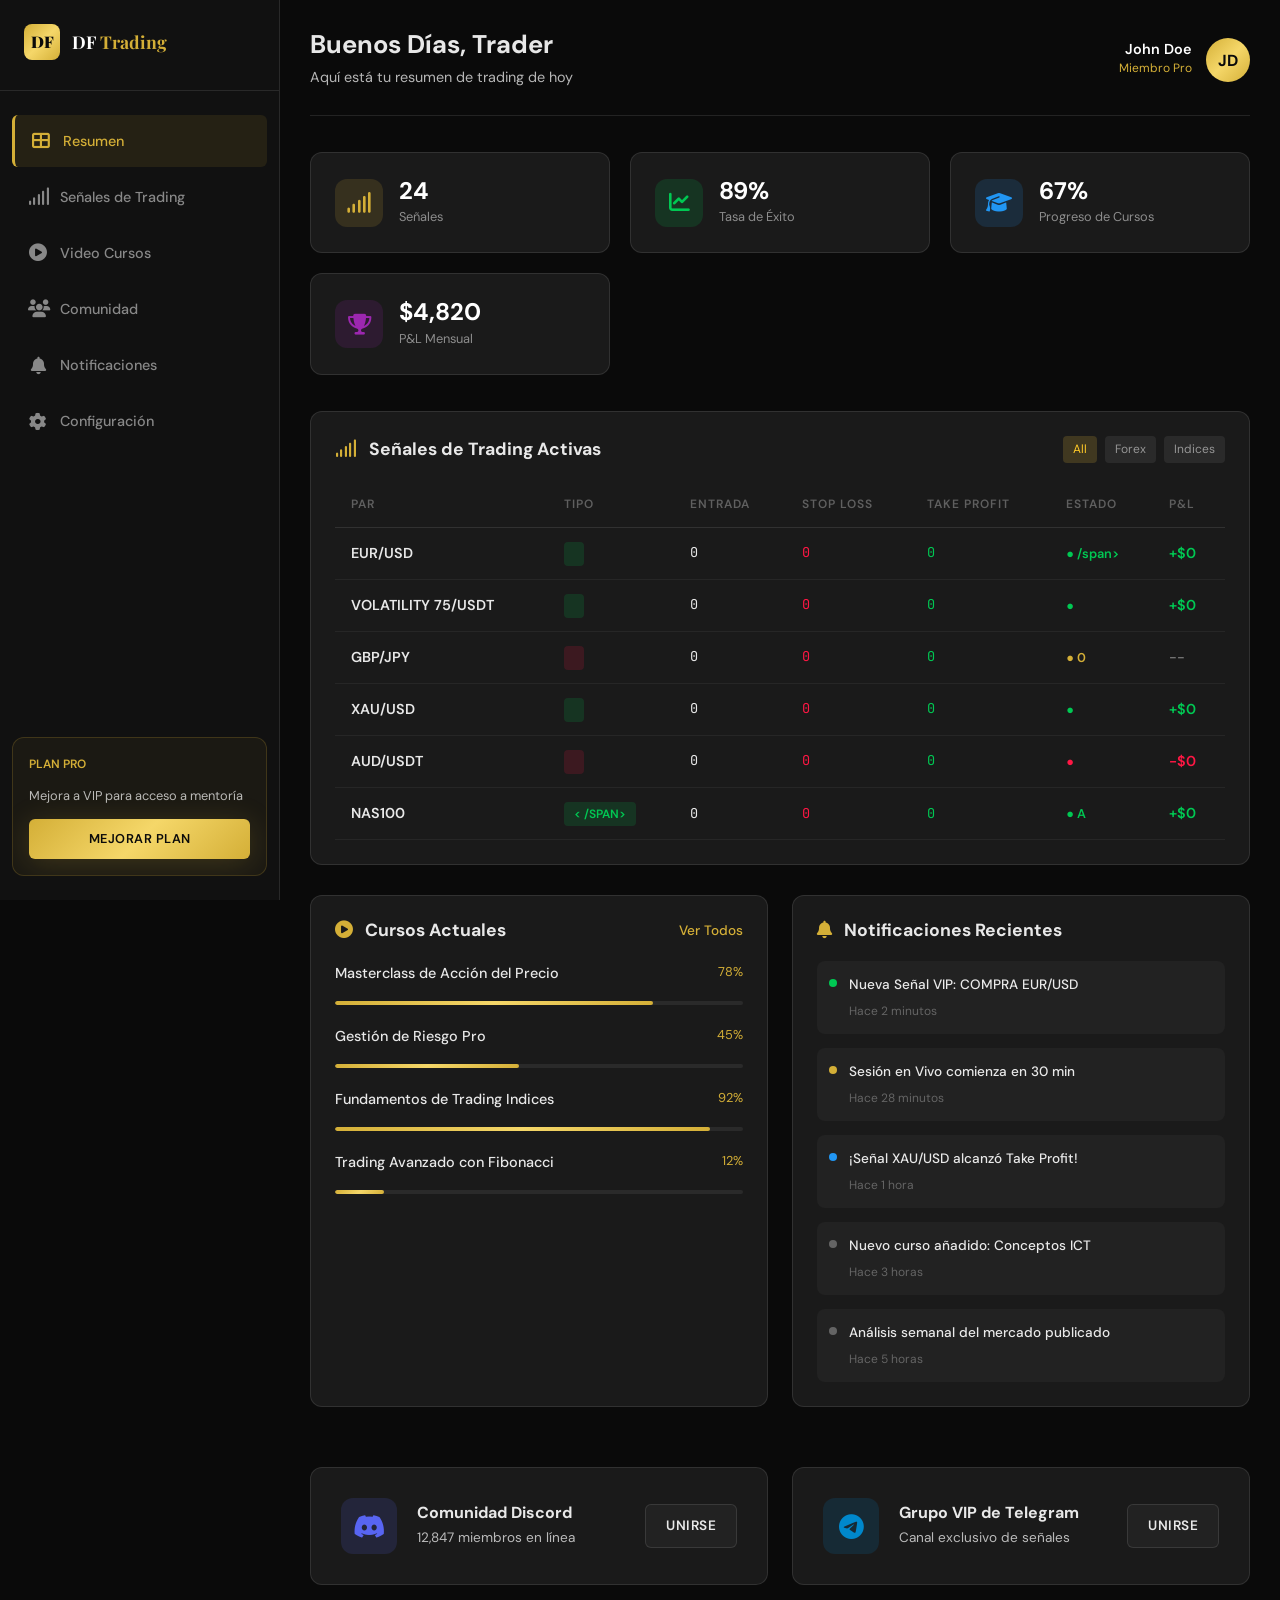
<file: df-trading-academy/index.html>
<!DOCTYPE html>
<html>
<head>
  <meta charset="UTF-8">
  <title>Trading Spark</title>
</head>
<body>

<script>
window.location.href = "pages/dashboard.html";
</script>

</body>
</html>
<!DOCTYPE html>
<html lang="es">
<head>
  <meta charset="UTF-8">
  <meta name="viewport" content="width=device-width, initial-scale=1.0">
  <title>Tading Spark Academy | Master the Markets</title>
  <link rel="stylesheet" href="css/styles.css">
  <link rel="stylesheet" href="https://cdnjs.cloudflare.com/ajax/libs/font-awesome/6.5.0/css/all.min.css">
  <meta name="description" content="Trading Spark Academy - Domina Forex, Oro e indices con educacion profesional y trading institucional.">
  <script src="js/i18n.js"></script>
</head>
<body>
  <!-- Navigation -->
  <nav class="navbar" id="navbar">
    <div class="nav-container">
      <a href="index.html" class="nav-logo">
        <div class="nav-logo-icon">TSA</div>
        <div class="nav-logo-text">TSA <span>Trading</span></div>
      </a>
      
      <ul class="nav-links">
        <li><a href="index.html" class="active" data-i18n="nav.home">Inicio</a></li>
        <li><a href="pages/about.html" data-i18n="nav.about">Nosotros</a></li>
        <li><a href="pages/courses.html" data-i18n="nav.courses">Cursos</a></li>
        <li><a href="pages/plans.html" data-i18n="nav.pricing">Precios</a></li>
        <li><a href="pages/testimonials.html" data-i18n="nav.reviews">Reseñas</a></li>
        <li><a href="pages/contact.html" data-i18n="nav.contact">Contacto</a></li>
      </ul>
      
      <div class="nav-actions">
        <a href="pages/login.html" class="nav-btn-login" data-i18n="nav.signin">Iniciar Sesión</a>
        <a href="pages/register.html" class="btn btn-gold btn-sm" data-i18n="nav.getstarted">Comenzar</a>
      </div>
      
      <div class="mobile-toggle" id="mobileToggle">
        <span></span><span></span><span></span>
      </div>
    </div>
  </nav>

  <!-- Hero Section -->
  <section class="hero">
    <div class="hero-bg"></div>
    <div class="hero-grid"></div>
    
    <div class="hero-content">
      <div class="hero-text">
        <div class="hero-badge">
          <span data-i18n="hero.badge">Señales de Trading en Vivo</span>
        </div>
        
        <h1 class="hero-title">
          <span data-i18n="hero.title1">Opera Como un</span><br>
          <span class="text-gold" data-i18n="hero.title2">Profesional</span>
        </h1>
        
        <p class="hero-subtitle" data-i18n="hero.subtitle">Únete a la comunidad élite de traders que dominan forex, indices y oro con nuestras señales premium, mentoría y estrategias comprobadas.</p>
        
        <div class="hero-ctas">
          <a href="pages/register.html" class="btn btn-gold btn-lg">
            <i class="fas fa-rocket"></i> <span data-i18n="hero.cta1">Comienza a Operar</span>
          </a>
          <a href="pages/courses.html" class="btn btn-outline btn-lg">
            <i class="fas fa-play"></i> <span data-i18n="hero.cta2">Ver Demo</span>
          </a>
        </div>
        
        <div class="hero-stats">
          <div class="hero-stat">
            <div class="hero-stat-value" data-i18n="hero.stat1.value">350+</div>
            <div class="hero-stat-label" data-i18n="hero.stat1.label">Traders Activos</div>
          </div>
          <div class="hero-stat">
            <div class="hero-stat-value" data-i18n="hero.stat2.value">89%</div>
            <div class="hero-stat-label" data-i18n="hero.stat2.label">Tasa de Éxito</div>
          </div>
          <div class="hero-stat">
            <div class="hero-stat-value" data-i18n="hero.stat3.value">$100000</div>
            <div class="hero-stat-label" data-i18n="hero.stat3.label">Ganancias</div>
          </div>
        </div>
      </div>
      
      <div class="hero-chart">
        <div class="chart-window">
          <div class="chart-header">
            <div class="chart-pair">
              <span class="chart-pair-name">XAU/USD</span>
              <span class="chart-pair-change positive">+3.24%</span>
            </div>
            <div class="chart-timeframes">
              <span class="chart-tf">1H</span>
              <span class="chart-tf active">4H</span>
              <span class="chart-tf">1D</span>
              <span class="chart-tf">1W</span>
            </div>
          </div>
          <div class="chart-body">
            <canvas id="heroChart" class="chart-canvas"></canvas>
          </div>
        </div>
        
        <div class="floating-card signal">
          <div style="display:flex;align-items:center;gap:8px;">
            <span style="color:var(--green);font-weight:700;font-size:0.8rem;">● BUY</span>
            <span style="font-size:0.8rem;color:var(--white-70);">EUR/USD</span>
          </div>
          <div style="font-size:0.7rem;color:var(--white-50);margin-top:4px;">TP: 1.0920 | SL: 1.0840</div>
        </div>
        
        <div class="floating-card profit">
          <div style="display:flex;align-items:center;gap:8px;">
            <i class="fas fa-arrow-trend-up" style="color:var(--green);"></i>
            <span style="font-size:0.85rem;font-weight:600;color:var(--green);">+$1,240</span>
          </div>
          <div style="font-size:0.7rem;color:var(--white-50);margin-top:4px;">Today's Profit</div>
        </div>
      </div>
    </div>
  </section>

  <!-- Ticker Strip -->
  <div class="ticker-strip">
    <div class="ticker-content" id="ticker">
      <div class="ticker-item"><span class="pair">VOLATILITY 75/USD</span><span class="price">67,842.50</span><span class="change up">+2.41%</span></div>
      <div class="ticker-item"><span class="pair">AUD/USD</span><span class="price">3,521.80</span><span class="change up">+1.87%</span></div>
      <div class="ticker-item"><span class="pair">EUR/USD</span><span class="price">1.0892</span><span class="change down">-0.12%</span></div>
      <div class="ticker-item"><span class="pair">GBP/USD</span><span class="price">1.2734</span><span class="change up">+0.34%</span></div>
      <div class="ticker-item"><span class="pair">XAU/USD</span><span class="price">2,384.60</span><span class="change up">+0.90%</span></div>
      <div class="ticker-item"><span class="pair">NZD/USD</span><span class="price">172.45</span><span class="change up">+5.23%</span></div>
      <div class="ticker-item"><span class="pair">USD/JPY</span><span class="price">154.82</span><span class="change down">-0.45%</span></div>
      <div class="ticker-item"><span class="pair">AAPL</span><span class="price">189.72</span><span class="change up">+1.12%</span></div>
      <div class="ticker-item"><span class="pair">VOLATILITY 75/USD</span><span class="price">67,842.50</span><span class="change up">+2.41%</span></div>
      <div class="ticker-item"><span class="pair">AUD/USD</span><span class="price">3,521.80</span><span class="change up">+1.87%</span></div>
      <div class="ticker-item"><span class="pair">EUR/USD</span><span class="price">1.0892</span><span class="change down">-0.12%</span></div>
      <div class="ticker-item"><span class="pair">GBP/USD</span><span class="price">1.2734</span><span class="change up">+0.34%</span></div>
      <div class="ticker-item"><span class="pair">XAU/USD</span><span class="price">2,384.60</span><span class="change up">+0.89%</span></div>
      <div class="ticker-item"><span class="pair">NZD/USD</span><span class="price">172.45</span><span class="change up">+5.23%</span></div>
      <div class="ticker-item"><span class="pair">USD/JPY</span><span class="price">154.82</span><span class="change down">-0.45%</span></div>
      <div class="ticker-item"><span class="pair">AAPL</span><span class="price">189.72</span><span class="change up">+1.12%</span></div>
    </div>
  </div>

  <!-- Features Section -->
  <section class="section">
    <div class="container">
      <div class="section-header animate-in">
        <span class="section-label" data-i18n="features.label">Por Qué Elegirnos</span>
        <h2 class="section-title"><span data-i18n="features.title">Todo Lo Que Necesitas Para</span> <span class="text-gold" data-i18n="features.title2">Triunfar</span></h2>
        <p class="section-desc" data-i18n="features.desc">Nuestra plataforma proporciona todas las herramientas, educación y soporte que necesitas para ser un trader consistentemente rentable.</p>
      </div>
      
      <div class="features-grid">
        <div class="card feature-card animate-in">
          <div class="feature-icon"><i class="fas fa-signal"></i></div>
          <h4 class="feature-title" data-i18n="feature1.title">Señales VIP de Trading</h4>
          <p class="feature-desc" data-i18n="feature1.desc">Recibe señales de compra/venta en tiempo real de nuestros analistas expertos con niveles precisos de entrada, stop-loss y take-profit.</p>
        </div>
        <div class="card feature-card animate-in">
          <div class="feature-icon"><i class="fas fa-graduation-cap"></i></div>
          <h4 class="feature-title" data-i18n="feature2.title">Cursos Premium</h4>
          <p class="feature-desc" data-i18n="feature2.desc">Accede a más de 100 horas de contenido en video estructurado sobre análisis técnico, gestión de riesgo y estrategias avanzadas.</p>
        </div>
        <div class="card feature-card animate-in">
          <div class="feature-icon"><i class="fas fa-users"></i></div>
          <h4 class="feature-title" data-i18n="feature3.title">Comunidad Élite</h4>
          <p class="feature-desc" data-i18n="feature3.desc">Únete a Trading Spark Academy y aprende Forex, Oro e Indices con educacion profesional y analisis institucional.</p>
        </div>
        <div class="card feature-card animate-in">
          <div class="feature-icon"><i class="fas fa-chart-line"></i></div>
          <h4 class="feature-title" data-i18n="feature4.title">Sesiones de Trading en Vivo</h4>
          <p class="feature-desc" data-i18n="feature4.desc">Aprende Forex, Oro e Indices con analisis en vivo y explicaciones paso a paso.</p>
        </div>
        <div class="card feature-card animate-in">
          <div class="feature-icon"><i class="fas fa-shield-halved"></i></div>
          <h4 class="feature-title" data-i18n="feature5.title">Gestión de Riesgo</h4>
          <p class="feature-desc" data-i18n="feature5.desc">Domina técnicas profesionales de gestión de riesgo que protegen tu capital y maximizan la rentabilidad a largo plazo.</p>
        </div>
        <div class="card feature-card animate-in">
          <div class="feature-icon"><i class="fas fa-headset"></i></div>
          <h4 class="feature-title" data-i18n="feature6.title">Mentoría Personalizada</h4>
          <p class="feature-desc" data-i18n="feature6.desc">Aprende paso a paso como analizar el mercado y desarrollar una estrategia de trading profesional.</p>
        </div>
      </div>
    </div>
  </section>

  <!-- Stats Banner -->
  <section class="section section-dark">
    <div class="container">
      <div style="display:grid;grid-template-columns:repeat(auto-fit,minmax(200px,1fr));gap:40px;text-align:center;">
        <div class="animate-in">
          <div style="font-family:var(--font-display);font-size:3rem;font-weight:800;color:var(--gold-500);">350</div>
          <p style="font-size:0.9rem;margin-top:8px;" data-i18n="stats.members">Miembros Activos</p>
        </div>
        <div class="animate-in">
          <div style="font-family:var(--font-display);font-size:3rem;font-weight:800;color:var(--gold-500);">89%</div>
          <p style="font-size:0.9rem;margin-top:8px;" data-i18n="stats.accuracy">Precisión de Señales</p>
        </div>
        <div class="animate-in">
          <div style="font-family:var(--font-display);font-size:3rem;font-weight:800;color:var(--gold-500);">200+</div>
          <p style="font-size:0.9rem;margin-top:8px;" data-i18n="stats.lessons">Video Lecciones</p>
        </div>
        <div class="animate-in">
          <div style="font-family:var(--font-display);font-size:3rem;font-weight:800;color:var(--gold-500);">24/7</div>
          <p style="font-size:0.9rem;margin-top:8px;" data-i18n="stats.support">Soporte Disponible</p>
        </div>
      </div>
    </div>
  </section>

  <!-- Pricing Preview -->
  <section class="section">
    <div class="container">
      <div class="section-header animate-in">
        <span class="section-label" data-i18n="pricing.label">Membresía</span>
        <h2 class="section-title"><span data-i18n="pricing.title">Elige Tu</span> <span class="text-gold" data-i18n="pricing.title2">Camino</span></h2>
        <p class="section-desc" data-i18n="pricing.desc">Planes flexibles diseñados para todo nivel de trader. Cancela cuando quieras.</p>
      </div>
      
      <div class="pricing-grid">
        <div class="card pricing-card animate-in">
          <div class="pricing-plan" data-i18n="pricing.basic">Básico</div>
          <div class="pricing-price">$30<span>/mo</span></div>
          <p class="pricing-period" data-i18n="pricing.monthly">Facturación mensual</p>
          <ul class="pricing-features">
            <li data-i18n="pf.basic1">Análisis Diario del Mercado</li>
            <li data-i18n="pf.basic2">Señales Básicas de Trading</li>
            <li data-i18n="pf.basic3">Acceso a la Comunidad</li>
            <li data-i18n="pf.basic4">10 Video Cursos</li>
            <li class="disabled" data-i18n="pf.basic5">Señales VIP</li>
            <li class="disabled" data-i18n="pf.basic6">Mentoría Personalizada</li>
          </ul>
          <a href="pages/register.html" class="btn btn-outline w-full" style="justify-content:center;" data-i18n="pricing.getstarted">Comenzar</a>
        </div>
        
        <div class="card pricing-card featured animate-in">
          <div class="pricing-badge" data-i18n="pricing.popular">Más Popular</div>
          <div class="pricing-plan" data-i18n="pricing.pro">Pro</div>
          <div class="pricing-price">$50<span>/mo</span></div>
          <p class="pricing-period" data-i18n="pricing.monthly">Facturación mensual</p>
          <ul class="pricing-features">
            <li data-i18n="pf.pro1">Todo lo del Plan Básico</li>
            <li data-i18n="pf.pro2">Señales Premium de Trading</li>
            <li data-i18n="pf.pro3">Sesiones de Trading en Vivo</li>
            <li data-i18n="pf.pro4">Todos los Video Cursos</li>
            <li data-i18n="pf.pro5">Canal VIP de Discord</li>
            <li class="disabled" data-i18n="pf.pro6">Mentoría Personalizada</li>
          </ul>
          <a href="pages/register.html" class="btn btn-gold w-full" style="justify-content:center;" data-i18n="pricing.getstarted">Comenzar</a>
        </div>
        
        <div class="card pricing-card animate-in">
          <div class="pricing-plan" data-i18n="pricing.vip">VIP</div>
          <div class="pricing-price">$100<span>/mo</span></div>
          <p class="pricing-period" data-i18n="pricing.monthly">Facturación mensual</p>
          <ul class="pricing-features">
            <li data-i18n="pf.vip1">Todo lo del Plan Pro</li>
            <li data-i18n="pf.vip2">Señales VIP Élite</li>
            <li data-i18n="pf.vip3">Mentoría Personalizada</li>
            <li data-i18n="pf.vip4">Grupo Privado de Telegram</li>
            <li data-i18n="pf.vip5">Soporte Prioritario</li>
            <li data-i18n="pf.vip6">Contenido Exclusivo</li>
          </ul>
          <a href="pages/register.html" class="btn btn-outline w-full" style="justify-content:center;" data-i18n="pricing.getstarted">Comenzar</a>
        </div>
      </div>
    </div>
  </section>

  <!-- Testimonials Preview -->
  <section class="section section-dark">
    <div class="container">
      <div class="section-header animate-in">
        <span class="section-label" data-i18n="testimonials.label">Testimonios</span>
        <h2 class="section-title"><span data-i18n="testimonials.title">La Confianza de</span> <span class="text-gold" data-i18n="testimonials.title2">Miles</span></h2>
        <p class="section-desc" data-i18n="testimonials.desc">Descubre lo que dicen nuestros miembros sobre su experiencia en Trading Spark Academy.</p>
      </div>
      
      <div class="testimonials-grid">
        <div class="card testimonial-card animate-in">
          <div class="testimonial-stars">&#9733;&#9733;&#9733;&#9733;&#9733;</div>
          <p class="testimonial-text" data-i18n="testimonial1.text">"Pasé de perder dinero cada mes a ganar consistentemente $1,000-2,000. Las señales VIP son increíblemente precisas y el soporte de la comunidad es inigualable."</p>
          <div class="testimonial-author">
            <div class="testimonial-avatar">MR</div>
            <div class="testimonial-info">
              <h5>Marcus Rodriguez</h5>
              <p data-i18n="testimonial1.role">Miembro VIP • 8 meses</p>
            </div>
          </div>
        </div>
        <div class="card testimonial-card animate-in">
          <div class="testimonial-stars">&#9733;&#9733;&#9733;&#9733;&#9733;</div>
          <p class="testimonial-text" data-i18n="testimonial2.text">"Los cursos estructurados me llevaron de principiante total a trader seguro en solo 3 meses. Trading Spark Academy realmente se preocupa por tu éxito."</p>
          <div class="testimonial-author">
            <div class="testimonial-avatar">SK</div>
            <div class="testimonial-info">
              <h5>Sarah Kim</h5>
              <p data-i18n="testimonial2.role">Miembro Pro • 5 meses</p>
            </div>
          </div>
        </div>
        <div class="card testimonial-card animate-in">
          <div class="testimonial-stars">&#9733;&#9733;&#9733;&#9733;&#9733;</div>
          <p class="testimonial-text" data-i18n="testimonial3.text">"La mejor educación en trading que he pagado. Solo las sesiones en vivo valen 10x la membresía. Mi tasa de éxito subió del 45% al 82%."</p>
          <div class="testimonial-author">
            <div class="testimonial-avatar">JT</div>
            <div class="testimonial-info">
              <h5>James Thompson</h5>
              <p data-i18n="testimonial3.role">Miembro VIP • 1 año</p>
            </div>
          </div>
        </div>
      </div>
    </div>
  </section>

  <!-- CTA Section -->
  <section class="section" style="text-align:center;">
    <div class="container">
      <div class="animate-in">
        <span class="section-label" data-i18n="cta.label">¿Listo Para Empezar?</span>
        <h2 class="section-title" style="margin-bottom:20px;"><span data-i18n="cta.title">Únete a la</span> <span class="text-gold" data-i18n="cta.title2">Élite</span> <span data-i18n="cta.title3">Hoy</span></h2>
        <p class="section-desc" style="margin-bottom:40px;" data-i18n="cta.desc">Comienza tu camino hacia la libertad financiera con nuestras estrategias probadas y mentoría experta.</p>
        <div style="display:flex;gap:16px;justify-content:center;flex-wrap:wrap;">
          <a href="pages/register.html" class="btn btn-gold btn-lg"><i class="fas fa-crown"></i> <span data-i18n="cta.join">Únete Ahora</span></a>
          <a href="pages/contact.html" class="btn btn-outline btn-lg"><i class="fas fa-comments"></i> <span data-i18n="cta.talk">Contáctanos</span></a>
        </div>
      </div>
    </div>
  </section>

  <!-- Footer -->
  <footer class="footer">
    <div class="footer-grid">
      <div class="footer-brand">
        <a href="index.html" class="nav-logo">
          <div class="nav-logo-icon">TSA</div>
          <div class="nav-logo-text">TSA <span>Trading</span></div>
        </a>
        <p data-i18n="footer.desc">Educación premium en trading y señales para traders que exigen excelencia. Domina los mercados con confianza.</p>
        <div class="footer-socials">
          <a href="#" class="footer-social"><i class="fab fa-discord"></i></a>
          <a href="#" class="footer-social"><i class="fab fa-telegram"></i></a>
          <a href="#" class="footer-social"><i class="fab fa-instagram"></i></a>
          <a href="#" class="footer-social"><i class="fab fa-twitter"></i></a>
          <a href="#" class="footer-social"><i class="fab fa-youtube"></i></a>
        </div>
      </div>
      <div class="footer-col">
        <h4 data-i18n="footer.platform">Plataforma</h4>
        <ul>
          <li><a href="pages/courses.html" data-i18n="footer.courses">Cursos</a></li>
          <li><a href="pages/plans.html" data-i18n="footer.pricing">Precios</a></li>
          <li><a href="pages/dashboard.html" data-i18n="footer.dashboard">Panel</a></li>
          <li><a href="pages/signals.html" data-i18n="footer.signals">Señales</a></li>
        </ul>
      </div>
      <div class="footer-col">
        <h4 data-i18n="footer.company">Empresa</h4>
        <ul>
          <li><a href="pages/about.html" data-i18n="footer.about">Nosotros</a></li>
          <li><a href="pages/testimonials.html" data-i18n="footer.reviews">Reseñas</a></li>
          <li><a href="pages/contact.html" data-i18n="footer.contact">Contacto</a></li>
          <li><a href="#" data-i18n="footer.careers">Empleos</a></li>
        </ul>
      </div>
      <div class="footer-col">
        <h4 data-i18n="footer.legal">Legal</h4>
        <ul>
          <li><a href="#" data-i18n="footer.terms">Términos de Servicio</a></li>
          <li><a href="#" data-i18n="footer.privacy">Política de Privacidad</a></li>
          <li><a href="#" data-i18n="footer.risk">Aviso de Riesgo</a></li>
          <li><a href="#" data-i18n="footer.refund">Política de Reembolso</a></li>
        </ul>
      </div>
    </div>
    <div class="footer-bottom">
      <p data-i18n="footer.rights">© 2024 Trading Spark. Todos los derechos reservados.</p>
      <p data-i18n="footer.disclaimer">El trading implica riesgo. Los resultados pasados no garantizan resultados futuros.</p>
    </div>
  </footer>

  <script src="js/main.js"></script>
</body>
</html>
</file>
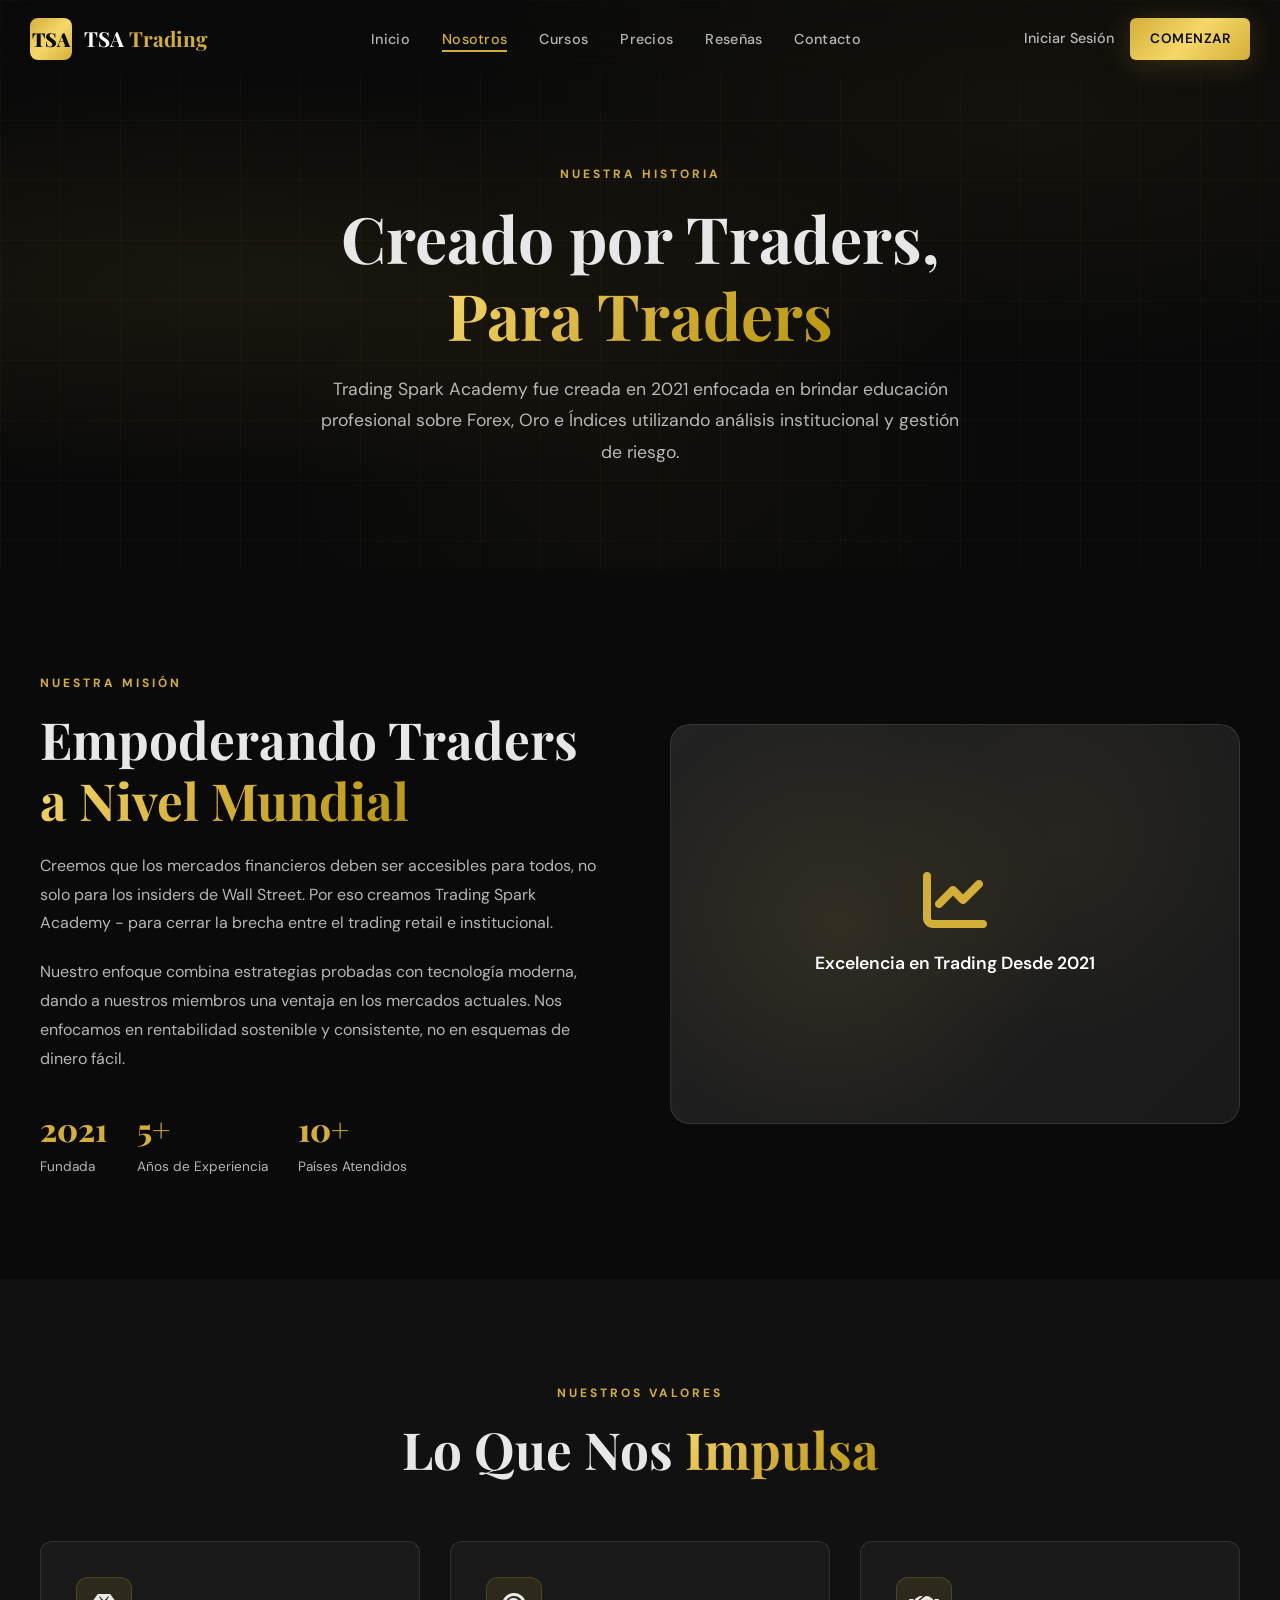
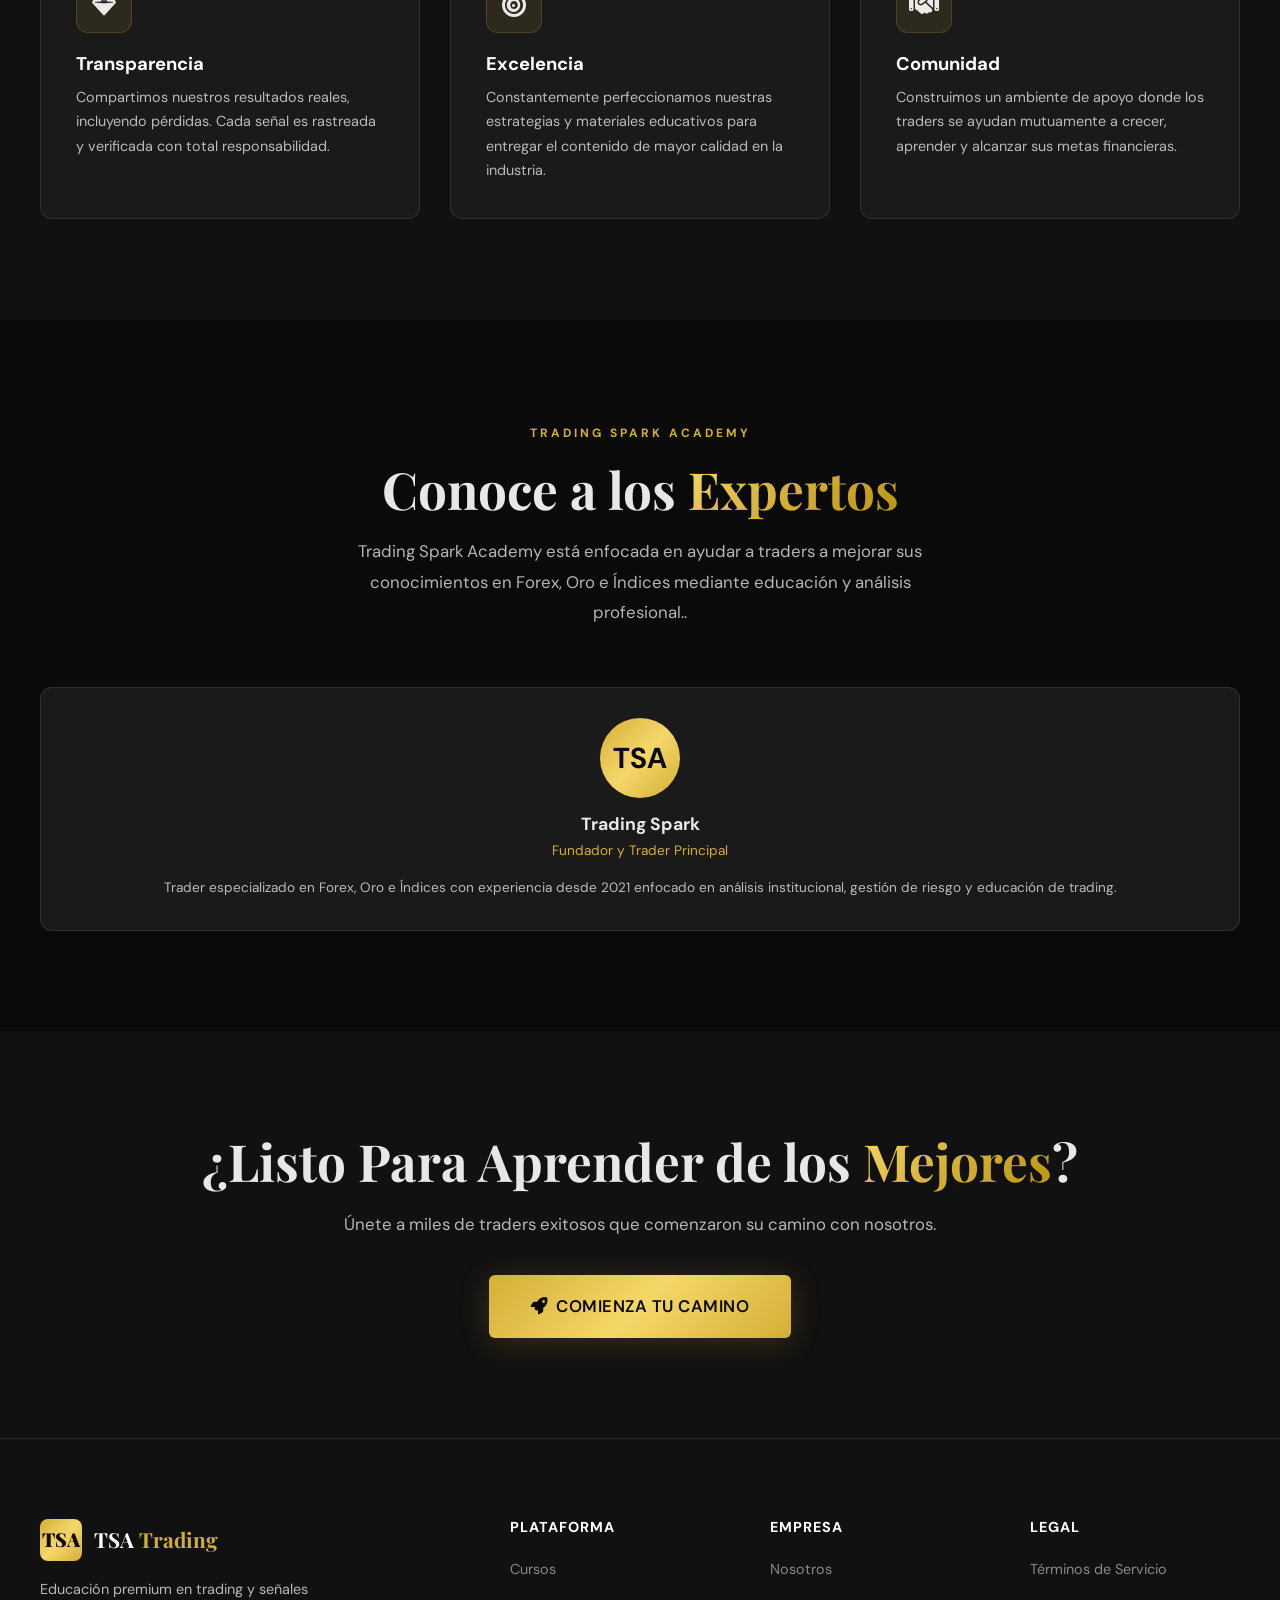
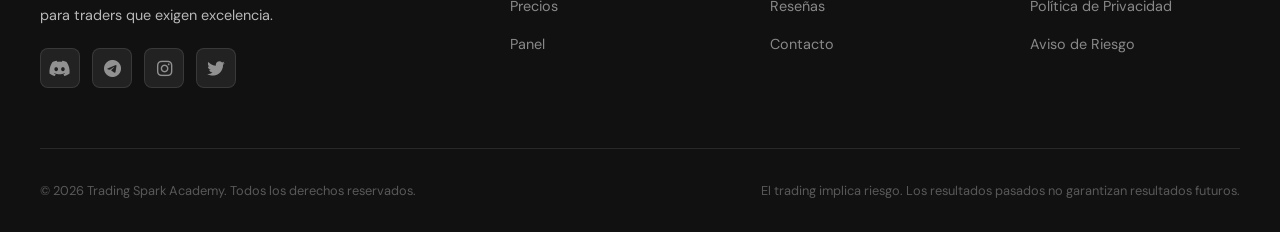
<file: df-trading-academy/pages/about.html>
<!DOCTYPE html>
<html lang="es">
<head>
  <meta charset="UTF-8">
  <meta name="viewport" content="width=device-width, initial-scale=1.0">
  <title>Trading Spark Academy | Nosotros</title>
  <link rel="stylesheet" href="../css/styles.css">
  <link rel="stylesheet" href="https://cdnjs.cloudflare.com/ajax/libs/font-awesome/6.5.0/css/all.min.css">
  <script src="../js/i18n.js"></script>
</head>
<body>
  <nav class="navbar" id="navbar">
    <div class="nav-container">
      <a href="../index.html" class="nav-logo"><div class="nav-logo-icon">TSA</div><div class="nav-logo-text">TSA <span>Trading</span></div></a>
      <ul class="nav-links">
        <li><a href="../index.html" data-i18n="nav.home">Inicio</a></li>
        <li><a href="about.html" class="active" data-i18n="nav.about">Nosotros</a></li>
        <li><a href="courses.html" data-i18n="nav.courses">Cursos</a></li>
        <li><a href="plans.html" data-i18n="nav.pricing">Precios</a></li>
        <li><a href="testimonials.html" data-i18n="nav.reviews">Reseñas</a></li>
        <li><a href="contact.html" data-i18n="nav.contact">Contacto</a></li>
      </ul>
      <div class="nav-actions">
        <a href="login.html" class="nav-btn-login" data-i18n="nav.signin">Iniciar Sesión</a>
        <a href="register.html" class="btn btn-gold btn-sm" data-i18n="nav.getstarted">Comenzar</a>
      </div>
      <div class="mobile-toggle" id="mobileToggle"><span></span><span></span><span></span></div>
    </div>
  </nav>

  <section class="about-hero">
    <div class="hero-bg"></div>
    <div class="hero-grid"></div>
    <div class="container" style="position:relative;z-index:2;">
      <span class="section-label" data-i18n="about.label">Nuestra Historia</span>
      <h1 style="margin-bottom:20px;"><span data-i18n="about.title1">Creado por Traders,</span><br><span class="text-gold" data-i18n="about.title2">Para Traders</span></h1>
      <p class="section-desc" style="max-width:650px;margin:0 auto;font-size:1.1rem;" data-i18n="about.hero.desc">
  Trading Spark Academy fue creada en 2021 enfocada en brindar educación profesional sobre Forex, Oro e Índices utilizando análisis institucional y gestión de riesgo.</p>
    </div>
  </section>

  <section class="section">
    <div class="container">
      <div class="about-grid animate-in">
        <div>
          <span class="section-label" data-i18n="about.mission.label">Nuestra Misión</span>
          <h2 style="margin-bottom:20px;"><span data-i18n="about.mission.title">Empoderando Traders</span> <span class="text-gold" data-i18n="about.mission.title2">a Nivel Mundial</span></h2>
          <p style="margin-bottom:20px;" data-i18n="about.mission.p1">Creemos que los mercados financieros deben ser accesibles para todos, no solo para los insiders de Wall Street. Por eso creamos Trading Spark Academy - para cerrar la brecha entre el trading retail e institucional.</p>
          <p style="margin-bottom:30px;" data-i18n="about.mission.p2">Nuestro enfoque combina estrategias probadas con tecnología moderna, dando a nuestros miembros una ventaja en los mercados actuales. Nos enfocamos en rentabilidad sostenible y consistente, no en esquemas de dinero fácil.</p>
          <div style="display:flex;gap:30px;flex-wrap:wrap;">
            <div><div style="font-family:var(--font-display);font-size:2rem;font-weight:800;color:var(--gold-500);">2021</div><p style="font-size:0.85rem;" data-i18n="about.mission.founded">Fundada</p></div>
            <div><div style="font-family:var(--font-display);font-size:2rem;font-weight:800;color:var(--gold-500);">5+</div><p style="font-size:0.85rem;" data-i18n="about.mission.experience">Años de Experiencia</p></div>
            <div><div style="font-family:var(--font-display);font-size:2rem;font-weight:800;color:var(--gold-500);">10+</div><p style="font-size:0.85rem;" data-i18n="about.mission.countries">Países Atendidos</p></div>
          </div>
        </div>
        <div class="about-image">
          <div style="position:relative;z-index:2;text-align:center;">
            <i class="fas fa-chart-line" style="font-size:4rem;color:var(--gold-500);margin-bottom:16px;"></i>
            <p style="font-size:1.1rem;font-weight:600;color:var(--white);" data-i18n="about.image.text">Excelencia en Trading Desde 2021</p>
          </div>
        </div>
      </div>
    </div>
  </section>

  <section class="section section-dark">
    <div class="container">
      <div class="section-header animate-in">
        <span class="section-label" data-i18n="about.values.label">Nuestros Valores</span>
        <h2 class="section-title"><span data-i18n="about.values.title">Lo Que Nos</span> <span class="text-gold" data-i18n="about.values.title2">Impulsa</span></h2>
      </div>
      <div class="features-grid">
        <div class="card feature-card animate-in">
          <div class="feature-icon"><i class="fas fa-gem"></i></div>
          <h4 class="feature-title" data-i18n="about.val1.title">Transparencia</h4>
          <p class="feature-desc" data-i18n="about.val1.desc">Compartimos nuestros resultados reales, incluyendo pérdidas. Cada señal es rastreada y verificada con total responsabilidad.</p>
        </div>
        <div class="card feature-card animate-in">
          <div class="feature-icon"><i class="fas fa-bullseye"></i></div>
          <h4 class="feature-title" data-i18n="about.val2.title">Excelencia</h4>
          <p class="feature-desc" data-i18n="about.val2.desc">Constantemente perfeccionamos nuestras estrategias y materiales educativos para entregar el contenido de mayor calidad en la industria.</p>
        </div>
        <div class="card feature-card animate-in">
          <div class="feature-icon"><i class="fas fa-handshake"></i></div>
          <h4 class="feature-title" data-i18n="about.val3.title">Comunidad</h4>
          <p class="feature-desc" data-i18n="about.val3.desc">Construimos un ambiente de apoyo donde los traders se ayudan mutuamente a crecer, aprender y alcanzar sus metas financieras.</p>
        </div>
      </div>
    </div>
  </section>

  <section class="section">
    <div class="container">
      <div class="section-header animate-in">
        <span class="section-label" data-i18n="about.team.label">Trading Spark Academy</span>
        <h2 class="section-title"><span data-i18n="about.team.title">Conoce a los</span> <span class="text-gold" data-i18n="about.team.title2">Expertos</span></h2>
        <p class="section-desc" data-i18n="about.team.desc">Trading Spark Academy está enfocada en ayudar a traders a mejorar sus conocimientos en Forex, Oro e Índices mediante educación y análisis profesional..</p>
      </div>
      <div class="team-grid">
        <div class="card team-card animate-in">
          <div class="team-avatar">TSA</div>
          <h4 style="font-family:var(--font-body);font-size:1.1rem;font-weight:700;margin-bottom:4px;">Trading Spark</h4>
          <p style="font-size:0.85rem;color:var(--gold-500);margin-bottom:12px;" data-i18n="about.team1.role">Fundador y Trader Principal</p>
          <p style="font-size:0.85rem;" data-i18n="about.team1.desc">Trader especializado en Forex, Oro e Índices con experiencia desde 2021 enfocado en análisis institucional, gestión de riesgo y educación de trading. 
        </div>
      </div>
    </div>
  </section>

  <section class="section section-dark" style="text-align:center;">
    <div class="container animate-in">
      <h2 style="margin-bottom:16px;"><span data-i18n="about.cta.title">¿Listo Para Aprender de los</span> <span class="text-gold" data-i18n="about.cta.title2">Mejores</span>?</h2>
      <p class="section-desc" style="margin-bottom:36px;" data-i18n="about.cta.desc">Únete a miles de traders exitosos que comenzaron su camino con nosotros.</p>
      <a href="register.html" class="btn btn-gold btn-lg"><i class="fas fa-rocket"></i> <span data-i18n="about.cta.btn">Comienza Tu Camino</span></a>
    </div>
  </section>

  <footer class="footer">
    <div class="footer-grid">
      <div class="footer-brand">
        <a href="../index.html" class="nav-logo"><div class="nav-logo-icon">TSA</div><div class="nav-logo-text">TSA <span>Trading</span></div></a>
        <p data-i18n="footer.desc">Educación premium en trading y señales para traders que exigen excelencia.</p>
        <div class="footer-socials">
          <a href="#" class="footer-social"><i class="fab fa-discord"></i></a>
          <a href="#" class="footer-social"><i class="fab fa-telegram"></i></a>
          <a href="#" class="footer-social"><i class="fab fa-instagram"></i></a>
          <a href="#" class="footer-social"><i class="fab fa-twitter"></i></a>
        </div>
      </div>
      <div class="footer-col"><h4 data-i18n="footer.platform">Plataforma</h4><ul><li><a href="courses.html" data-i18n="footer.courses">Cursos</a></li><li><a href="plans.html" data-i18n="footer.pricing">Precios</a></li><li><a href="dashboard.html" data-i18n="footer.dashboard">Panel</a></li></ul></div>
      <div class="footer-col"><h4 data-i18n="footer.company">Empresa</h4><ul><li><a href="about.html" data-i18n="footer.about">Nosotros</a></li><li><a href="testimonials.html" data-i18n="footer.reviews">Reseñas</a></li><li><a href="contact.html" data-i18n="footer.contact">Contacto</a></li></ul></div>
      <div class="footer-col"><h4 data-i18n="footer.legal">Legal</h4><ul><li><a href="#" data-i18n="footer.terms">Términos de Servicio</a></li><li><a href="#" data-i18n="footer.privacy">Política de Privacidad</a></li><li><a href="#" data-i18n="footer.risk">Aviso de Riesgo</a></li></ul></div>
    </div>
    <div class="footer-bottom">
      <p data-i18n="footer.rights">© 2024 Trading Spark Academy. Todos los derechos reservados.</p>
      <p data-i18n="footer.disclaimer">El trading implica riesgo. Los resultados pasados no garantizan resultados futuros.</p>
    </div>
  </footer>
  <script src="../js/main.js"></script>
</body>
</html>
</file>
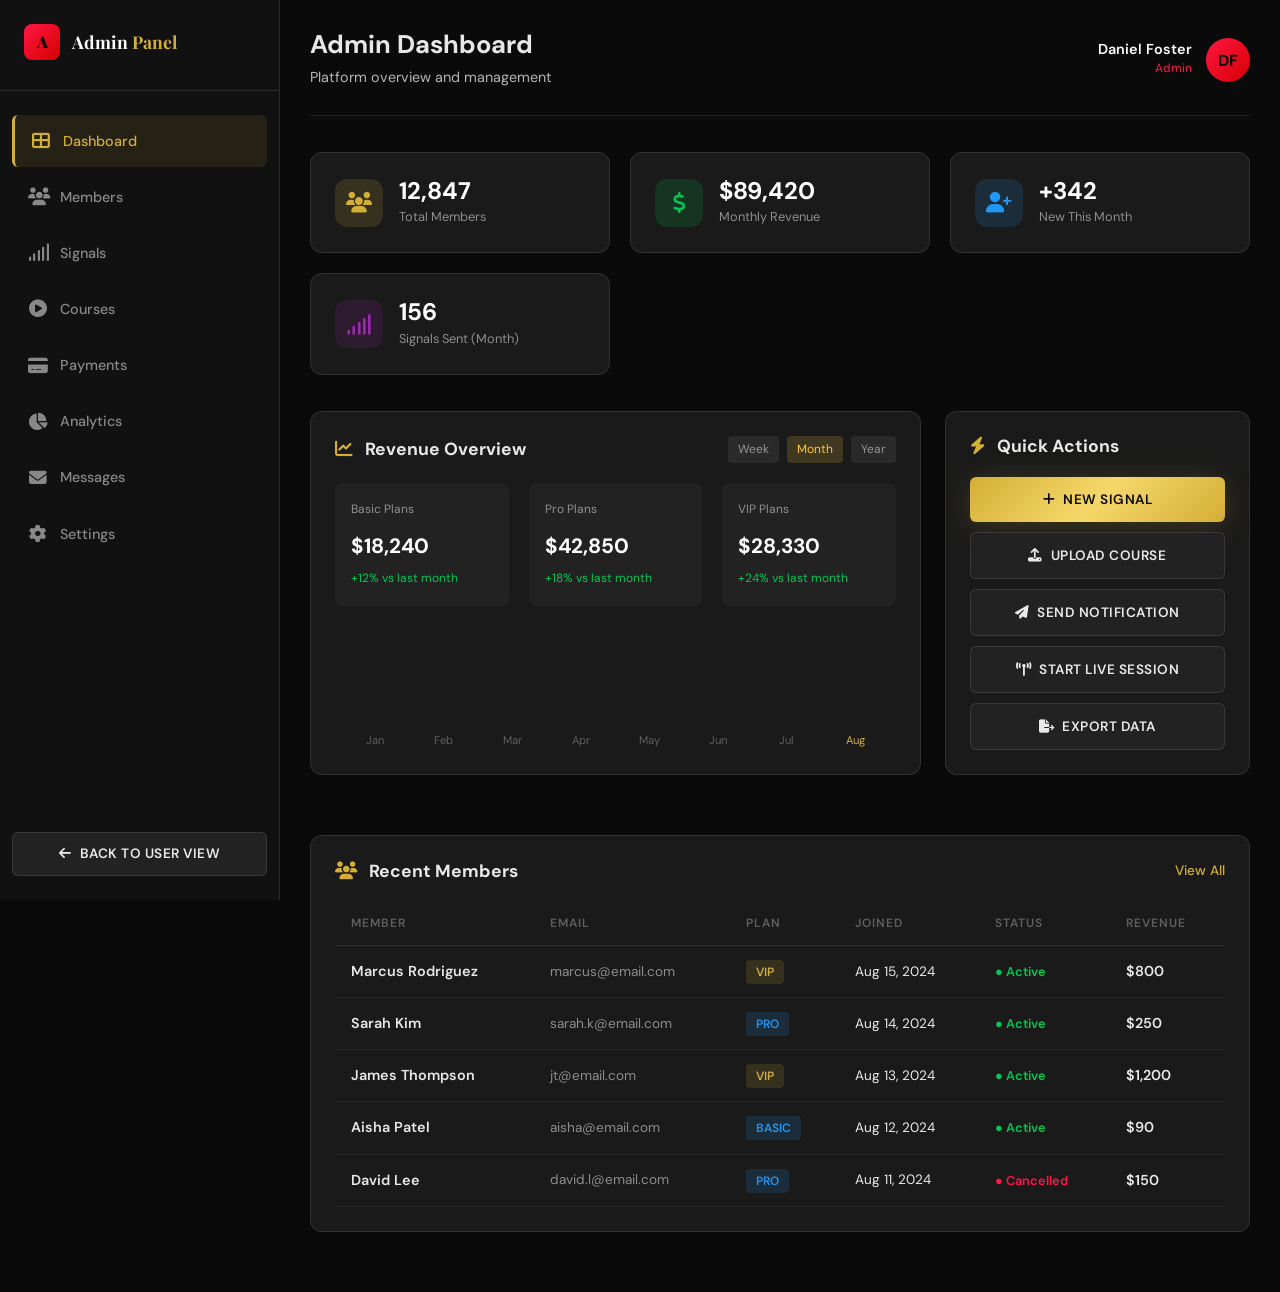
<file: df-trading-academy/pages/admin.html>
<!DOCTYPE html>
<html lang="en">
<head>
  <meta charset="UTF-8">
  <meta name="viewport" content="width=device-width, initial-scale=1.0">
  <title>Admin Panel | DF Trading Academy</title>
  <link rel="stylesheet" href="../css/styles.css">
  <link rel="stylesheet" href="https://cdnjs.cloudflare.com/ajax/libs/font-awesome/6.5.0/css/all.min.css">
</head>
<body>
  <div class="dashboard">
    <!-- Admin Sidebar -->
    <aside class="sidebar" id="sidebar">
      <div class="sidebar-logo">
        <a href="../index.html" class="nav-logo">
          <div class="nav-logo-icon" style="width:36px;height:36px;font-size:1rem;background:linear-gradient(135deg,#ff1744,#d50000);">A</div>
          <div class="nav-logo-text" style="font-size:1.1rem;">Admin <span>Panel</span></div>
        </a>
      </div>
      
      <ul class="sidebar-nav">
        <li><a href="#" class="active"><span class="nav-icon"><i class="fas fa-th-large"></i></span> Dashboard</a></li>
        <li><a href="#"><span class="nav-icon"><i class="fas fa-users"></i></span> Members</a></li>
        <li><a href="#"><span class="nav-icon"><i class="fas fa-signal"></i></span> Signals</a></li>
        <li><a href="#"><span class="nav-icon"><i class="fas fa-play-circle"></i></span> Courses</a></li>
        <li><a href="#"><span class="nav-icon"><i class="fas fa-credit-card"></i></span> Payments</a></li>
        <li><a href="#"><span class="nav-icon"><i class="fas fa-chart-pie"></i></span> Analytics</a></li>
        <li><a href="#"><span class="nav-icon"><i class="fas fa-envelope"></i></span> Messages</a></li>
        <li><a href="#"><span class="nav-icon"><i class="fas fa-cog"></i></span> Settings</a></li>
      </ul>
      
      <div style="position:absolute;bottom:24px;left:12px;right:12px;">
        <a href="dashboard.html" class="btn btn-dark btn-sm w-full" style="justify-content:center;">
          <i class="fas fa-arrow-left"></i> Back to User View
        </a>
      </div>
    </aside>

    <!-- Admin Content -->
    <main class="main-content">
      <div class="dash-header">
        <div class="dash-greeting">
          <h2>Admin Dashboard</h2>
          <p>Platform overview and management</p>
        </div>
        <div class="dash-user">
          <div class="dash-user-info">
            <h5>Daniel Foster</h5>
            <p style="color:var(--red);">Admin</p>
          </div>
          <div class="dash-user-avatar" style="background:linear-gradient(135deg,#ff1744,#d50000);">DF</div>
        </div>
      </div>

      <!-- Admin Stats -->
      <div class="dash-stats">
        <div class="stat-card">
          <div class="stat-icon gold"><i class="fas fa-users" style="color:var(--gold-500);"></i></div>
          <div class="stat-info">
            <h4>12,847</h4>
            <p>Total Members</p>
          </div>
        </div>
        <div class="stat-card">
          <div class="stat-icon green"><i class="fas fa-dollar-sign" style="color:var(--green);"></i></div>
          <div class="stat-info">
            <h4>$89,420</h4>
            <p>Monthly Revenue</p>
          </div>
        </div>
        <div class="stat-card">
          <div class="stat-icon blue"><i class="fas fa-user-plus" style="color:var(--blue);"></i></div>
          <div class="stat-info">
            <h4>+342</h4>
            <p>New This Month</p>
          </div>
        </div>
        <div class="stat-card">
          <div class="stat-icon purple"><i class="fas fa-signal" style="color:#9c27b0;"></i></div>
          <div class="stat-info">
            <h4>156</h4>
            <p>Signals Sent (Month)</p>
          </div>
        </div>
      </div>

      <!-- Revenue Breakdown -->
      <div style="display:grid;grid-template-columns:2fr 1fr;gap:24px;margin-bottom:30px;">
        <div class="signals-section">
          <div class="signals-header">
            <h3><i class="fas fa-chart-line" style="color:var(--gold-500);margin-right:8px;"></i> Revenue Overview</h3>
            <div style="display:flex;gap:8px;">
              <span class="chart-tf">Week</span>
              <span class="chart-tf active">Month</span>
              <span class="chart-tf">Year</span>
            </div>
          </div>
          
          <div style="display:grid;grid-template-columns:repeat(3,1fr);gap:20px;margin-bottom:24px;">
            <div style="padding:16px;background:var(--black-600);border-radius:8px;">
              <p style="font-size:0.75rem;color:var(--white-50);margin-bottom:6px;">Basic Plans</p>
              <p style="font-size:1.3rem;font-weight:700;color:var(--white);">$18,240</p>
              <p style="font-size:0.75rem;color:var(--green);margin-top:4px;">+12% vs last month</p>
            </div>
            <div style="padding:16px;background:var(--black-600);border-radius:8px;">
              <p style="font-size:0.75rem;color:var(--white-50);margin-bottom:6px;">Pro Plans</p>
              <p style="font-size:1.3rem;font-weight:700;color:var(--white);">$42,850</p>
              <p style="font-size:0.75rem;color:var(--green);margin-top:4px;">+18% vs last month</p>
            </div>
            <div style="padding:16px;background:var(--black-600);border-radius:8px;">
              <p style="font-size:0.75rem;color:var(--white-50);margin-bottom:6px;">VIP Plans</p>
              <p style="font-size:1.3rem;font-weight:700;color:var(--white);">$28,330</p>
              <p style="font-size:0.75rem;color:var(--green);margin-top:4px;">+24% vs last month</p>
            </div>
          </div>
          
          <!-- Simple bar chart -->
          <div style="display:flex;align-items:end;gap:8px;height:120px;padding:0 10px;">
            <div style="flex:1;display:flex;flex-direction:column;align-items:center;gap:6px;">
              <div style="width:100%;background:rgba(212,175,55,0.3);border-radius:4px 4px 0 0;height:60%;"></div>
              <span style="font-size:0.7rem;color:var(--white-30);">Jan</span>
            </div>
            <div style="flex:1;display:flex;flex-direction:column;align-items:center;gap:6px;">
              <div style="width:100%;background:rgba(212,175,55,0.4);border-radius:4px 4px 0 0;height:72%;"></div>
              <span style="font-size:0.7rem;color:var(--white-30);">Feb</span>
            </div>
            <div style="flex:1;display:flex;flex-direction:column;align-items:center;gap:6px;">
              <div style="width:100%;background:rgba(212,175,55,0.5);border-radius:4px 4px 0 0;height:65%;"></div>
              <span style="font-size:0.7rem;color:var(--white-30);">Mar</span>
            </div>
            <div style="flex:1;display:flex;flex-direction:column;align-items:center;gap:6px;">
              <div style="width:100%;background:rgba(212,175,55,0.55);border-radius:4px 4px 0 0;height:78%;"></div>
              <span style="font-size:0.7rem;color:var(--white-30);">Apr</span>
            </div>
            <div style="flex:1;display:flex;flex-direction:column;align-items:center;gap:6px;">
              <div style="width:100%;background:rgba(212,175,55,0.65);border-radius:4px 4px 0 0;height:82%;"></div>
              <span style="font-size:0.7rem;color:var(--white-30);">May</span>
            </div>
            <div style="flex:1;display:flex;flex-direction:column;align-items:center;gap:6px;">
              <div style="width:100%;background:rgba(212,175,55,0.75);border-radius:4px 4px 0 0;height:88%;"></div>
              <span style="font-size:0.7rem;color:var(--white-30);">Jun</span>
            </div>
            <div style="flex:1;display:flex;flex-direction:column;align-items:center;gap:6px;">
              <div style="width:100%;background:rgba(212,175,55,0.85);border-radius:4px 4px 0 0;height:95%;"></div>
              <span style="font-size:0.7rem;color:var(--white-30);">Jul</span>
            </div>
            <div style="flex:1;display:flex;flex-direction:column;align-items:center;gap:6px;">
              <div style="width:100%;background:var(--gold-500);border-radius:4px 4px 0 0;height:100%;"></div>
              <span style="font-size:0.7rem;color:var(--gold-500);">Aug</span>
            </div>
          </div>
        </div>

        <!-- Quick Actions -->
        <div class="signals-section">
          <div class="signals-header">
            <h3><i class="fas fa-bolt" style="color:var(--gold-500);margin-right:8px;"></i> Quick Actions</h3>
          </div>
          
          <div style="display:flex;flex-direction:column;gap:10px;">
            <button class="btn btn-gold w-full" style="justify-content:center;font-size:0.85rem;">
              <i class="fas fa-plus"></i> New Signal
            </button>
            <button class="btn btn-dark w-full" style="justify-content:center;font-size:0.85rem;">
              <i class="fas fa-upload"></i> Upload Course
            </button>
            <button class="btn btn-dark w-full" style="justify-content:center;font-size:0.85rem;">
              <i class="fas fa-paper-plane"></i> Send Notification
            </button>
            <button class="btn btn-dark w-full" style="justify-content:center;font-size:0.85rem;">
              <i class="fas fa-broadcast-tower"></i> Start Live Session
            </button>
            <button class="btn btn-dark w-full" style="justify-content:center;font-size:0.85rem;">
              <i class="fas fa-file-export"></i> Export Data
            </button>
          </div>
        </div>
      </div>

      <!-- Recent Members -->
      <div class="signals-section">
        <div class="signals-header">
          <h3><i class="fas fa-users" style="color:var(--gold-500);margin-right:8px;"></i> Recent Members</h3>
          <a href="#" class="form-link" style="font-size:0.85rem;">View All</a>
        </div>
        
        <div style="overflow-x:auto;">
          <table class="signal-table">
            <thead>
              <tr>
                <th>Member</th>
                <th>Email</th>
                <th>Plan</th>
                <th>Joined</th>
                <th>Status</th>
                <th>Revenue</th>
              </tr>
            </thead>
            <tbody>
              <tr>
                <td style="font-weight:600;">Marcus Rodriguez</td>
                <td style="font-size:0.85rem;color:var(--white-50);">marcus@email.com</td>
                <td><span class="signal-badge buy" style="background:rgba(212,175,55,0.15);color:var(--gold-500);">VIP</span></td>
                <td style="font-size:0.85rem;">Aug 15, 2024</td>
                <td><span style="color:var(--green);font-size:0.8rem;font-weight:600;">● Active</span></td>
                <td style="font-weight:600;">$800</td>
              </tr>
              <tr>
                <td style="font-weight:600;">Sarah Kim</td>
                <td style="font-size:0.85rem;color:var(--white-50);">sarah.k@email.com</td>
                <td><span class="signal-badge buy" style="background:rgba(33,150,243,0.15);color:var(--blue);">Pro</span></td>
                <td style="font-size:0.85rem;">Aug 14, 2024</td>
                <td><span style="color:var(--green);font-size:0.8rem;font-weight:600;">● Active</span></td>
                <td style="font-weight:600;">$250</td>
              </tr>
              <tr>
                <td style="font-weight:600;">James Thompson</td>
                <td style="font-size:0.85rem;color:var(--white-50);">jt@email.com</td>
                <td><span class="signal-badge buy" style="background:rgba(212,175,55,0.15);color:var(--gold-500);">VIP</span></td>
                <td style="font-size:0.85rem;">Aug 13, 2024</td>
                <td><span style="color:var(--green);font-size:0.8rem;font-weight:600;">● Active</span></td>
                <td style="font-weight:600;">$1,200</td>
              </tr>
              <tr>
                <td style="font-weight:600;">Aisha Patel</td>
                <td style="font-size:0.85rem;color:var(--white-50);">aisha@email.com</td>
                <td><span class="signal-badge hold">Basic</span></td>
                <td style="font-size:0.85rem;">Aug 12, 2024</td>
                <td><span style="color:var(--green);font-size:0.8rem;font-weight:600;">● Active</span></td>
                <td style="font-weight:600;">$90</td>
              </tr>
              <tr>
                <td style="font-weight:600;">David Lee</td>
                <td style="font-size:0.85rem;color:var(--white-50);">david.l@email.com</td>
                <td><span class="signal-badge buy" style="background:rgba(33,150,243,0.15);color:var(--blue);">Pro</span></td>
                <td style="font-size:0.85rem;">Aug 11, 2024</td>
                <td><span style="color:var(--red);font-size:0.8rem;font-weight:600;">● Cancelled</span></td>
                <td style="font-weight:600;">$150</td>
              </tr>
            </tbody>
          </table>
        </div>
      </div>
    </main>
  </div>

  <script src="../js/main.js"></script>
</body>
</html>
</file>
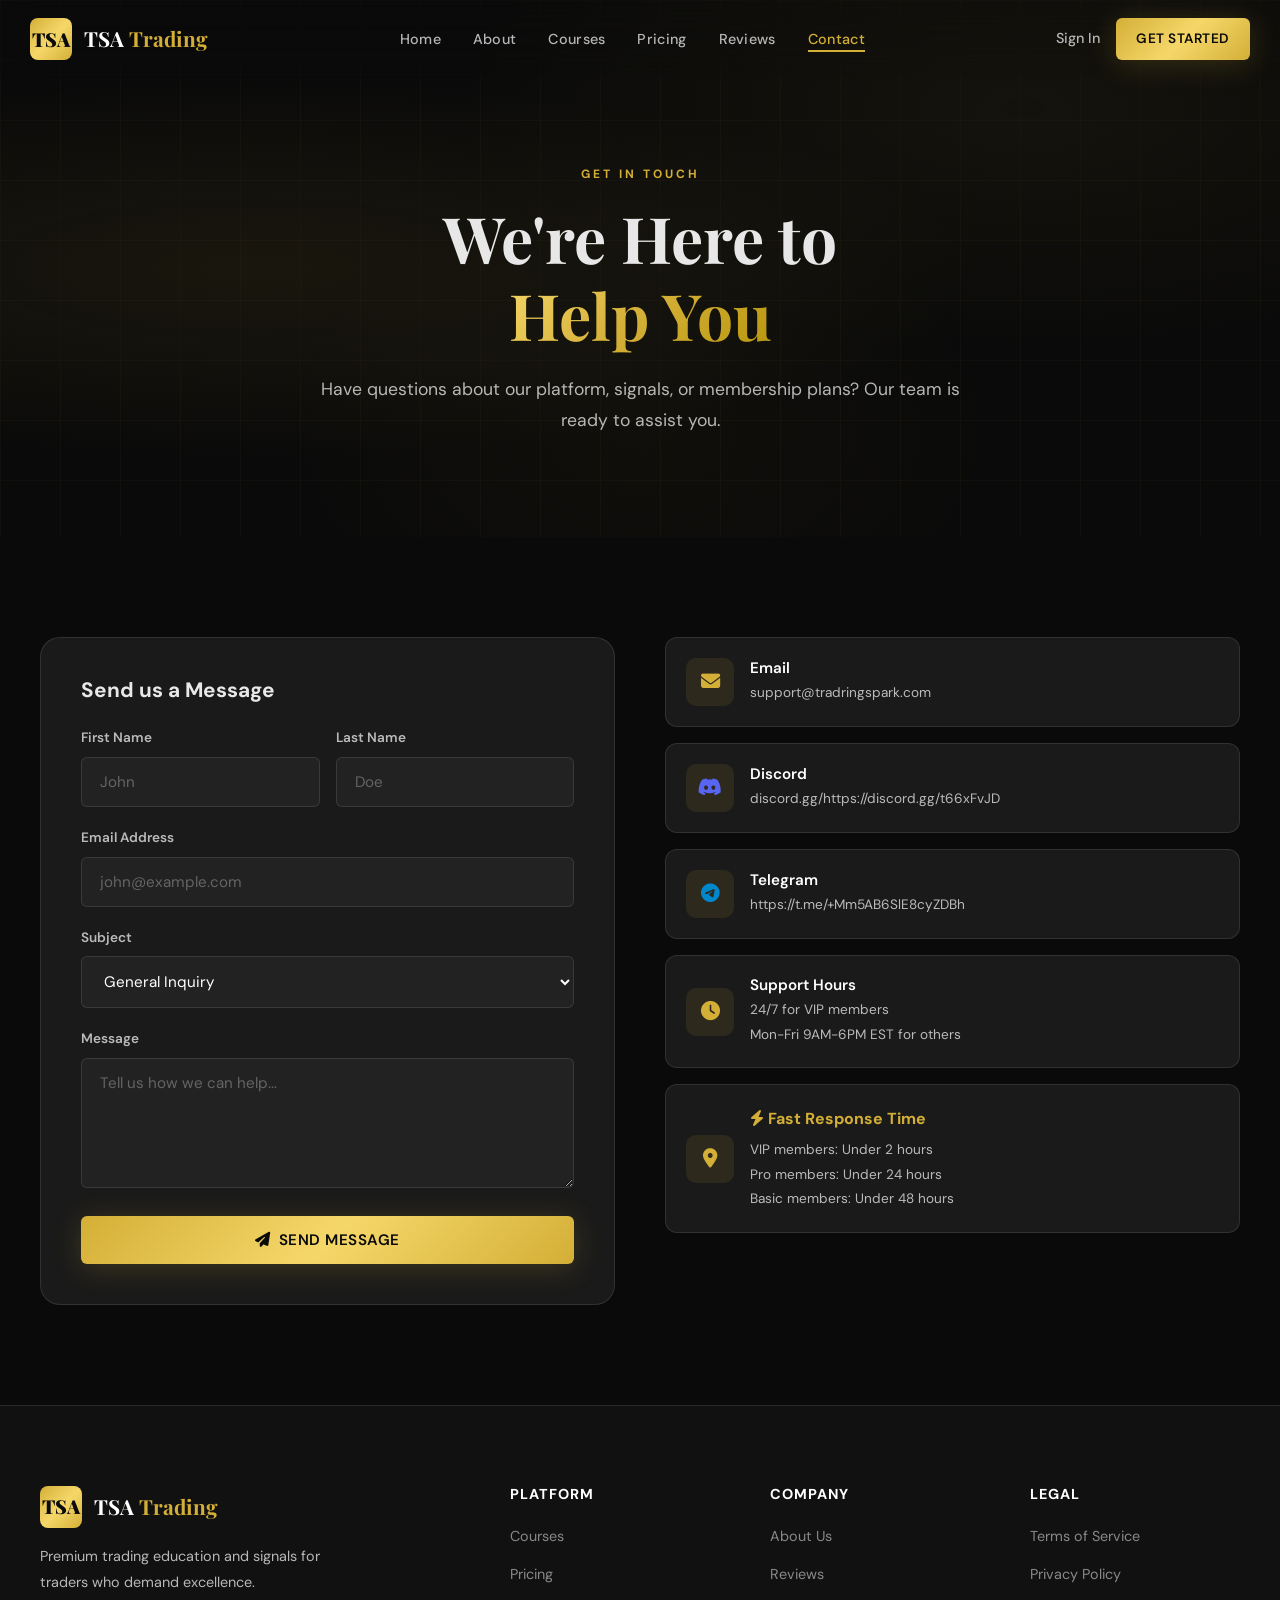
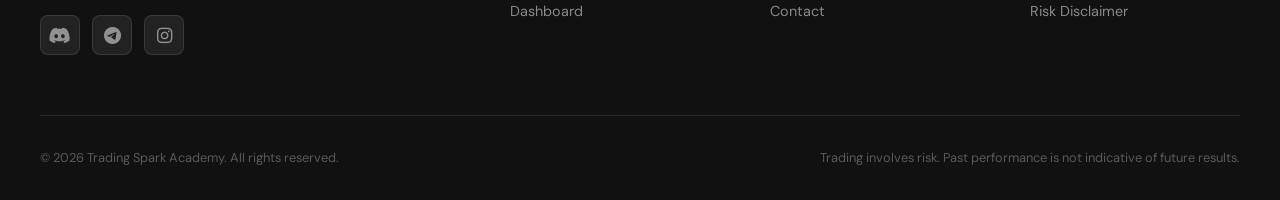
<file: df-trading-academy/pages/contact.html>
<!DOCTYPE html>
<html lang="en">
<head>
  <meta charset="UTF-8">
  <meta name="viewport" content="width=device-width, initial-scale=1.0">
  <title>Contact Us | Trading Spark Academy</title>
  <link rel="stylesheet" href="../css/styles.css">
  <link rel="stylesheet" href="https://cdnjs.cloudflare.com/ajax/libs/font-awesome/6.5.0/css/all.min.css">
</head>
<body>
  <!-- Navigation -->
  <nav class="navbar" id="navbar">
    <div class="nav-container">
      <a href="../index.html" class="nav-logo">
        <div class="nav-logo-icon">TSA</div>
        <div class="nav-logo-text">TSA <span>Trading</span></div>
      </a>
      <ul class="nav-links">
        <li><a href="../index.html">Home</a></li>
        <li><a href="about.html">About</a></li>
        <li><a href="courses.html">Courses</a></li>
        <li><a href="plans.html">Pricing</a></li>
        <li><a href="testimonials.html">Reviews</a></li>
        <li><a href="contact.html" class="active">Contact</a></li>
      </ul>
      <div class="nav-actions">
        <a href="login.html" class="nav-btn-login">Sign In</a>
        <a href="register.html" class="btn btn-gold btn-sm">Get Started</a>
      </div>
      <div class="mobile-toggle" id="mobileToggle"><span></span><span></span><span></span></div>
    </div>
  </nav>

  <!-- Hero -->
  <section class="about-hero">
    <div class="hero-bg"></div>
    <div class="hero-grid"></div>
    <div class="container" style="position:relative;z-index:2;">
      <span class="section-label">Get in Touch</span>
      <h1 style="margin-bottom:20px;">We're Here to<br><span class="text-gold">Help You</span></h1>
      <p class="section-desc" style="max-width:650px;margin:0 auto;font-size:1.1rem;">
        Have questions about our platform, signals, or membership plans? Our team is ready to assist you.
      </p>
    </div>
  </section>

  <!-- Contact Section -->
  <section class="section">
    <div class="container">
      <div class="contact-grid">
        <!-- Contact Form -->
        <div class="contact-form animate-in">
          <h3 style="margin-bottom:24px;font-family:var(--font-body);font-size:1.3rem;font-weight:700;">Send us a Message</h3>
          
          <form id="contactForm">
            <div style="display:grid;grid-template-columns:1fr 1fr;gap:16px;">
              <div class="form-group">
                <label class="form-label">First Name</label>
                <input type="text" class="form-input" placeholder="John" required>
              </div>
              <div class="form-group">
                <label class="form-label">Last Name</label>
                <input type="text" class="form-input" placeholder="Doe" required>
              </div>
            </div>
            
            <div class="form-group">
              <label class="form-label">Email Address</label>
              <input type="email" class="form-input" placeholder="john@example.com" required>
            </div>
            
            <div class="form-group">
              <label class="form-label">Subject</label>
              <select class="form-input" style="cursor:pointer;">
                <option>General Inquiry</option>
                <option>Membership Question</option>
                <option>Technical Support</option>
                <option>Partnership Opportunity</option>
                <option>Refund Request</option>
              </select>
            </div>
            
            <div class="form-group">
              <label class="form-label">Message</label>
              <textarea class="form-input" rows="5" placeholder="Tell us how we can help..." style="resize:vertical;" required></textarea>
            </div>
            
            <button type="submit" class="btn btn-gold w-full" style="justify-content:center;">
              <i class="fas fa-paper-plane"></i> Send Message
            </button>
          </form>
        </div>

        <!-- Contact Info -->
        <div class="animate-in">
          <div class="contact-info-card">
            <div class="contact-info-icon"><i class="fas fa-envelope" style="color:var(--gold-500);"></i></div>
            <div>
              <h5 style="font-family:var(--font-body);font-size:0.95rem;font-weight:600;color:var(--white);margin-bottom:4px;">Email</h5>
              <p style="font-size:0.85rem;">support@tradringspark.com</p>
            </div>
          </div>
          
          <div class="contact-info-card">
            <div class="contact-info-icon"><i class="fab fa-discord" style="color:#5865F2;"></i></div>
            <div>
              <h5 style="font-family:var(--font-body);font-size:0.95rem;font-weight:600;color:var(--white);margin-bottom:4px;">Discord</h5>
              <p style="font-size:0.85rem;">discord.gg/https://discord.gg/t66xFvJD</p>
            </div>
          </div>
          
          <div class="contact-info-card">
            <div class="contact-info-icon"><i class="fab fa-telegram" style="color:#0088cc;"></i></div>
            <div>
              <h5 style="font-family:var(--font-body);font-size:0.95rem;font-weight:600;color:var(--white);margin-bottom:4px;">Telegram</h5>
              <p style="font-size:0.85rem;">https://t.me/+Mm5AB6SlE8cyZDBh</p>
            </div>
          </div>
          
          <div class="contact-info-card">
            <div class="contact-info-icon"><i class="fas fa-clock" style="color:var(--gold-500);"></i></div>
            <div>
              <h5 style="font-family:var(--font-body);font-size:0.95rem;font-weight:600;color:var(--white);margin-bottom:4px;">Support Hours</h5>
              <p style="font-size:0.85rem;">24/7 for VIP members<br>Mon-Fri 9AM-6PM EST for others</p>
            </div>
          </div>
          
          <div class="contact-info-card">
            <div class="contact-info-icon"><i class="fas fa-map-marker-alt" style="color:var(--gold-500);"></i></div>
            <div>
              <h5 style="font-family:var(--font-body);font-size:0.95rem;font-weight:600;color:var(--white);margin-bottom:4px;
            </div>
          </div>

          <!-- Response Time -->
          <div style="margin-top:30px;padding:24px;background:rgba(212,175,55,0.05);border:1px solid rgba(212,175,55,0.2);border-radius:var(--radius-md);">
            <h4 style="font-family:var(--font-body);font-size:1rem;font-weight:700;color:var(--gold-500);margin-bottom:10px;">
              <i class="fas fa-bolt"></i> Fast Response Time
            </h4>
            <p style="font-size:0.85rem;">VIP members: Under 2 hours<br>Pro members: Under 24 hours<br>Basic members: Under 48 hours</p>
          </div>
        </div>
      </div>
    </div>
  </section>

  <!-- Footer -->
  <footer class="footer">
    <div class="footer-grid">
      <div class="footer-brand">
        <a href="../index.html" class="nav-logo">
          <div class="nav-logo-icon">TSA</div>
          <div class="nav-logo-text">TSA <span>Trading</span></div>
        </a>
        <p>Premium trading education and signals for traders who demand excellence.</p>
        <div class="footer-socials">
          <a href="#" class="footer-social"><i class="fab fa-discord"></i></a>
          <a href="#" class="footer-social"><i class="fab fa-telegram"></i></a>
          <a href="#" class="footer-social"><i class="fab fa-instagram"></i></a>
        </div>
      </div>
      <div class="footer-col"><h4>Platform</h4><ul><li><a href="courses.html">Courses</a></li><li><a href="plans.html">Pricing</a></li><li><a href="dashboard.html">Dashboard</a></li></ul></div>
      <div class="footer-col"><h4>Company</h4><ul><li><a href="about.html">About Us</a></li><li><a href="testimonials.html">Reviews</a></li><li><a href="contact.html">Contact</a></li></ul></div>
      <div class="footer-col"><h4>Legal</h4><ul><li><a href="#">Terms of Service</a></li><li><a href="#">Privacy Policy</a></li><li><a href="#">Risk Disclaimer</a></li></ul></div>
    </div>
    <div class="footer-bottom">
      <p>&copy; 2024 Trading Spark Academy. All rights reserved.</p>
      <p>Trading involves risk. Past performance is not indicative of future results.</p>
    </div>
  </footer>

  <script src="../js/main.js"></script>
</body>
</html>
</file>
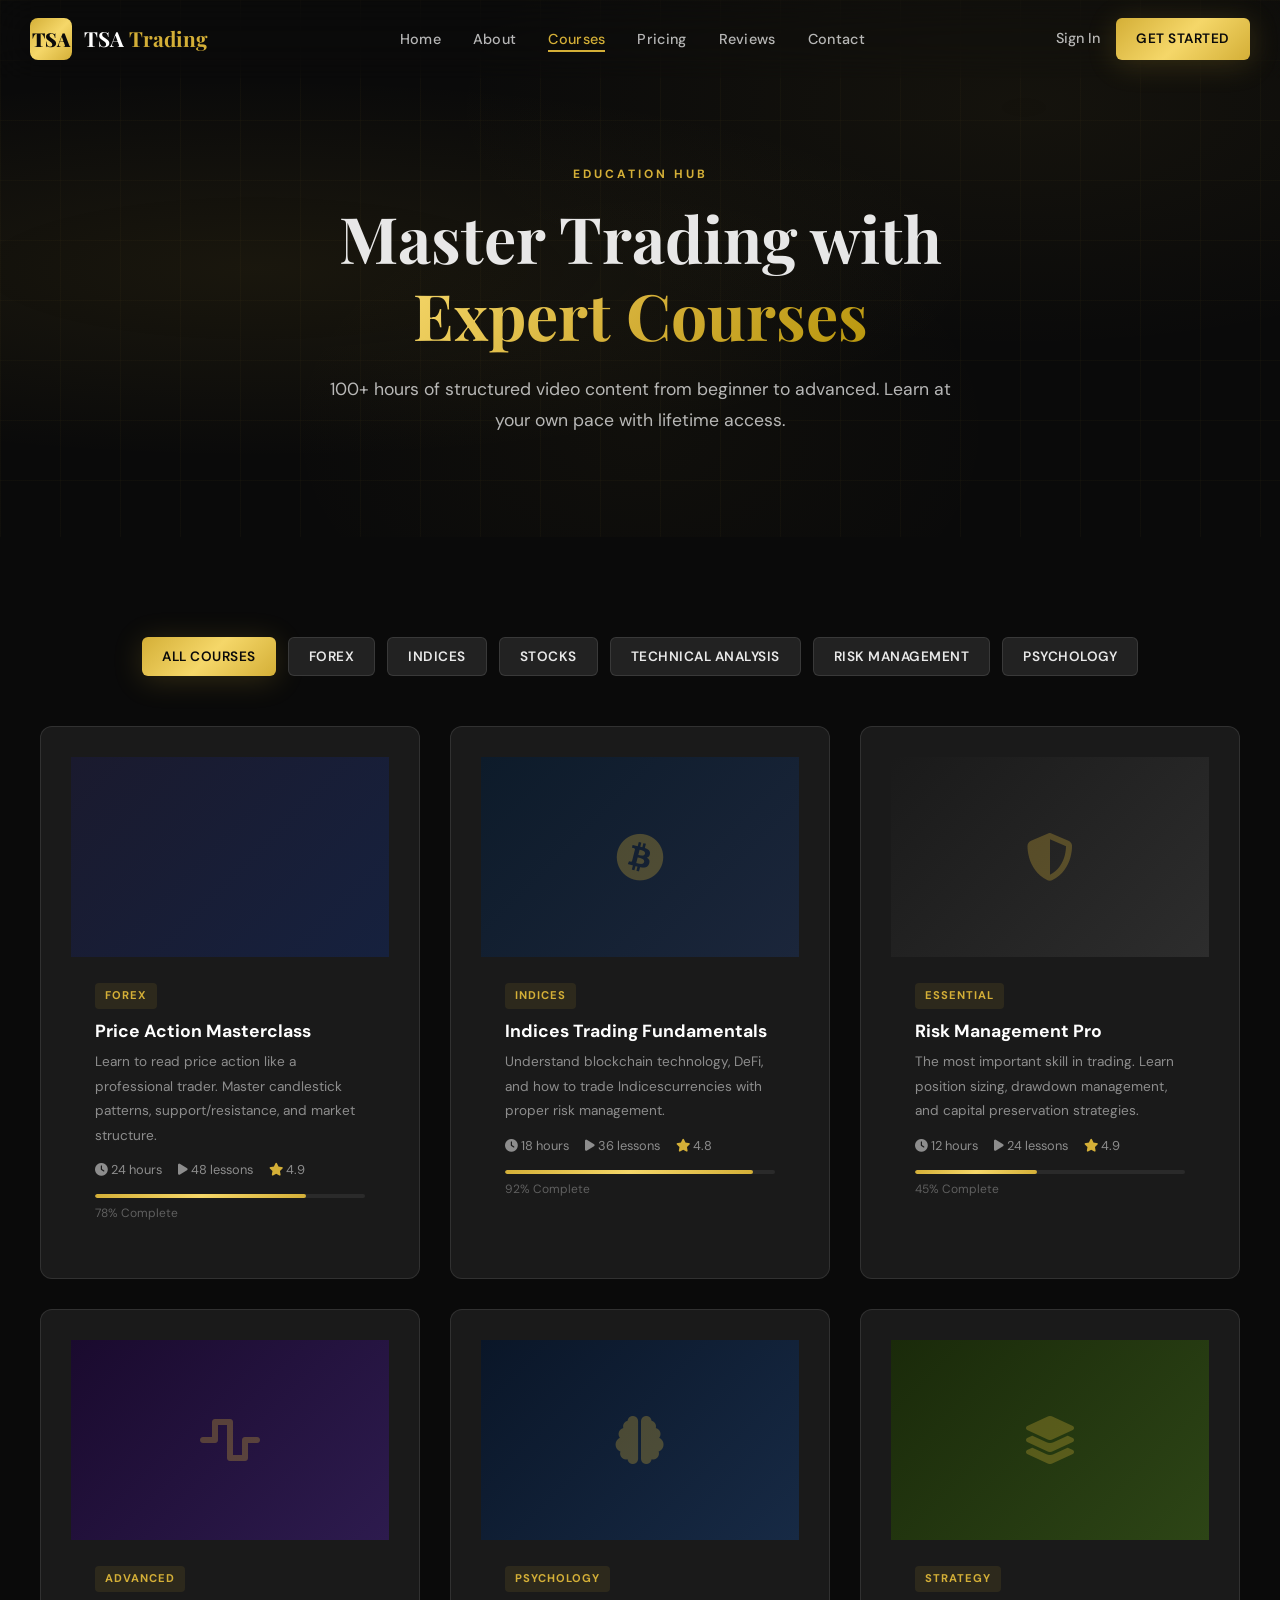
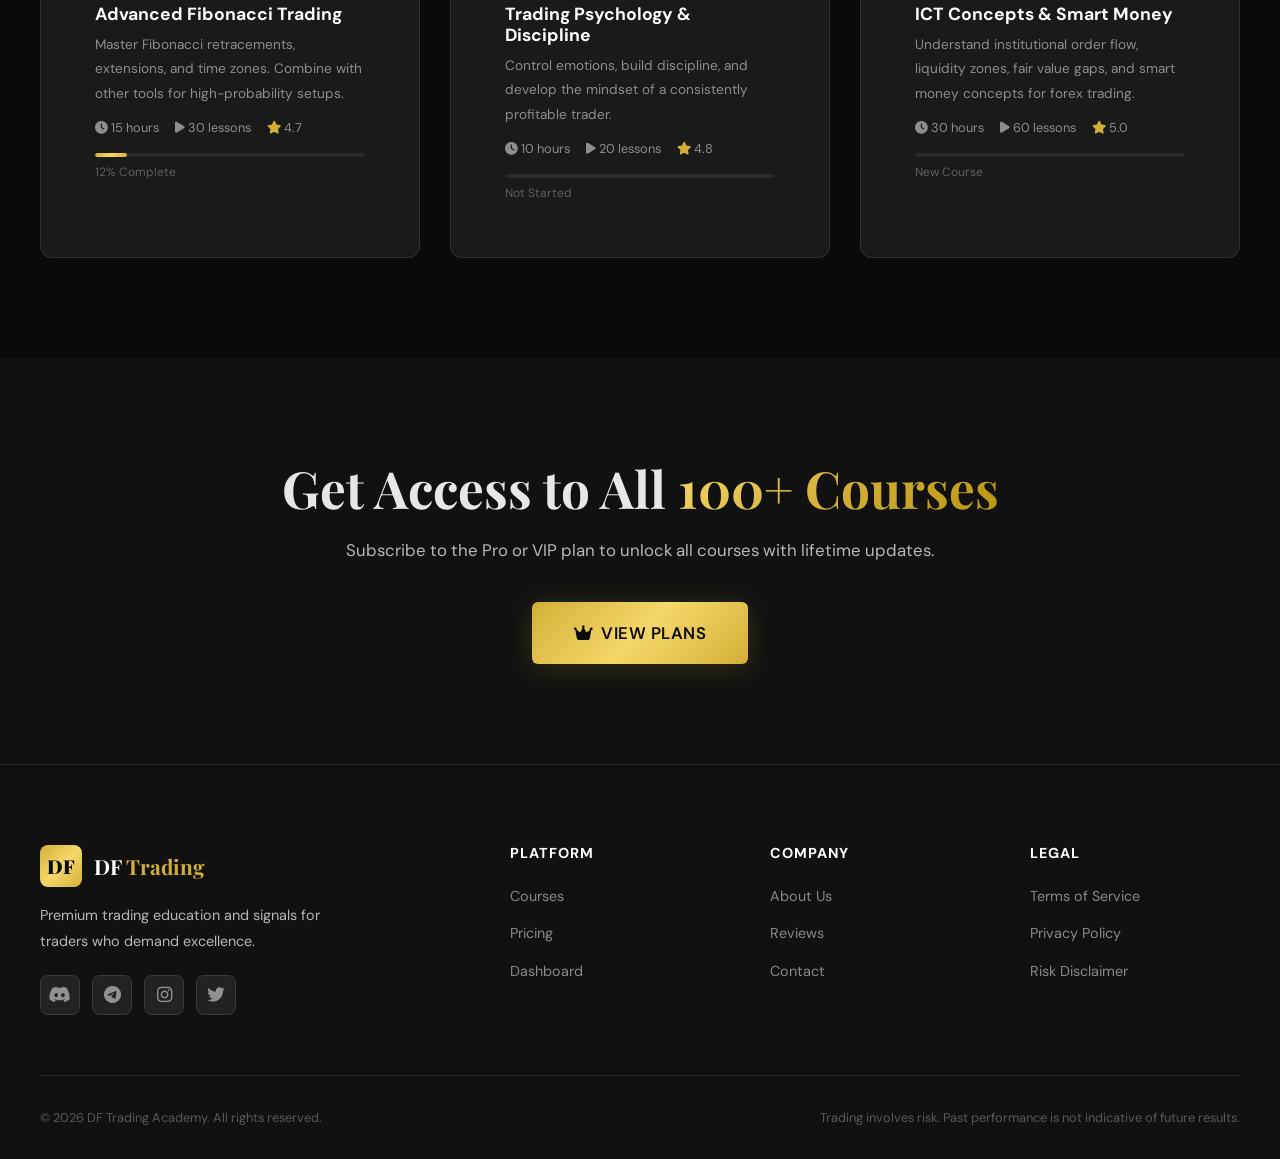
<file: df-trading-academy/pages/courses.html>
<!DOCTYPE html>
<html lang="en">
<head>
  <meta charset="UTF-8">
  <meta name="viewport" content="width=device-width, initial-scale=1.0">
  <title>Video Courses | Trading Spark Academy</title>
  <link rel="stylesheet" href="../css/styles.css">
  <link rel="stylesheet" href="https://cdnjs.cloudflare.com/ajax/libs/font-awesome/6.5.0/css/all.min.css">
</head>
<body>
  <!-- Navigation -->
  <nav class="navbar" id="navbar">
    <div class="nav-container">
      <a href="../index.html" class="nav-logo">
        <div class="nav-logo-icon">TSA</div>
        <div class="nav-logo-text">TSA <span>Trading</span></div>
      </a>
      <ul class="nav-links">
        <li><a href="../index.html">Home</a></li>
        <li><a href="about.html">About</a></li>
        <li><a href="courses.html" class="active">Courses</a></li>
        <li><a href="plans.html">Pricing</a></li>
        <li><a href="testimonials.html">Reviews</a></li>
        <li><a href="contact.html">Contact</a></li>
      </ul>
      <div class="nav-actions">
        <a href="login.html" class="nav-btn-login">Sign In</a>
        <a href="register.html" class="btn btn-gold btn-sm">Get Started</a>
      </div>
      <div class="mobile-toggle" id="mobileToggle"><span></span><span></span><span></span></div>
    </div>
  </nav>

  <!-- Hero -->
  <section class="about-hero">
    <div class="hero-bg"></div>
    <div class="hero-grid"></div>
    <div class="container" style="position:relative;z-index:2;">
      <span class="section-label">Education Hub</span>
      <h1 style="margin-bottom:20px;">Master Trading with<br><span class="text-gold">Expert Courses</span></h1>
      <p class="section-desc" style="max-width:650px;margin:0 auto;font-size:1.1rem;">
        100+ hours of structured video content from beginner to advanced. Learn at your own pace with lifetime access.
      </p>
    </div>
  </section>

  <!-- Course Categories -->
  <section class="section">
    <div class="container">
      <div style="display:flex;gap:12px;flex-wrap:wrap;justify-content:center;margin-bottom:50px;" class="animate-in">
        <button class="btn btn-gold btn-sm">All Courses</button>
        <button class="btn btn-dark btn-sm">Forex</button>
        <button class="btn btn-dark btn-sm">Indices</button>
        <button class="btn btn-dark btn-sm">Stocks</button>
        <button class="btn btn-dark btn-sm">Technical Analysis</button>
        <button class="btn btn-dark btn-sm">Risk Management</button>
        <button class="btn btn-dark btn-sm">Psychology</button>
      </div>

      <div class="courses-grid">
        <!-- Course 1 -->
        <div class="card course-card animate-in">
          <div class="course-thumb" style="background:linear-gradient(135deg, #1a1a2e 0%, #16213e 100%);">
            <div style="position:absolute;inset:0;display:flex;align-items:center;justify-content:center;">
              <i class="fas fa-chart-candlestick" style="font-size:3rem;color:var(--gold-500);opacity:0.3;"></i>
            </div>
          </div>
          <div class="course-body">
            <span class="course-tag">Forex</span>
            <h4 class="course-title">Price Action Masterclass</h4>
            <p style="font-size:0.85rem;color:var(--white-50);margin-bottom:12px;">Learn to read price action like a professional trader. Master candlestick patterns, support/resistance, and market structure.</p>
            <div class="course-meta">
              <span><i class="fas fa-clock"></i> 24 hours</span>
              <span><i class="fas fa-play"></i> 48 lessons</span>
              <span><i class="fas fa-star" style="color:var(--gold-500);"></i> 4.9</span>
            </div>
            <div class="course-progress" style="margin-top:14px;">
              <div class="course-progress-bar" style="width:78%;"></div>
            </div>
            <span style="font-size:0.75rem;color:var(--white-30);margin-top:6px;display:block;">78% Complete</span>
          </div>
        </div>

        <!-- Course 2 -->
        <div class="card course-card animate-in">
          <div class="course-thumb" style="background:linear-gradient(135deg, #0d1b2a 0%, #1b263b 100%);">
            <div style="position:absolute;inset:0;display:flex;align-items:center;justify-content:center;">
              <i class="fab fa-bitcoin" style="font-size:3rem;color:var(--gold-500);opacity:0.3;"></i>
            </div>
          </div>
          <div class="course-body">
            <span class="course-tag">Indices</span>
            <h4 class="course-title">Indices Trading Fundamentals</h4>
            <p style="font-size:0.85rem;color:var(--white-50);margin-bottom:12px;">Understand blockchain technology, DeFi, and how to trade Indicescurrencies with proper risk management.</p>
            <div class="course-meta">
              <span><i class="fas fa-clock"></i> 18 hours</span>
              <span><i class="fas fa-play"></i> 36 lessons</span>
              <span><i class="fas fa-star" style="color:var(--gold-500);"></i> 4.8</span>
            </div>
            <div class="course-progress" style="margin-top:14px;">
              <div class="course-progress-bar" style="width:92%;"></div>
            </div>
            <span style="font-size:0.75rem;color:var(--white-30);margin-top:6px;display:block;">92% Complete</span>
          </div>
        </div>

        <!-- Course 3 -->
        <div class="card course-card animate-in">
          <div class="course-thumb" style="background:linear-gradient(135deg, #1a1a1a 0%, #2d2d2d 100%);">
            <div style="position:absolute;inset:0;display:flex;align-items:center;justify-content:center;">
              <i class="fas fa-shield-halved" style="font-size:3rem;color:var(--gold-500);opacity:0.3;"></i>
            </div>
          </div>
          <div class="course-body">
            <span class="course-tag">Essential</span>
            <h4 class="course-title">Risk Management Pro</h4>
            <p style="font-size:0.85rem;color:var(--white-50);margin-bottom:12px;">The most important skill in trading. Learn position sizing, drawdown management, and capital preservation strategies.</p>
            <div class="course-meta">
              <span><i class="fas fa-clock"></i> 12 hours</span>
              <span><i class="fas fa-play"></i> 24 lessons</span>
              <span><i class="fas fa-star" style="color:var(--gold-500);"></i> 4.9</span>
            </div>
            <div class="course-progress" style="margin-top:14px;">
              <div class="course-progress-bar" style="width:45%;"></div>
            </div>
            <span style="font-size:0.75rem;color:var(--white-30);margin-top:6px;display:block;">45% Complete</span>
          </div>
        </div>

        <!-- Course 4 -->
        <div class="card course-card animate-in">
          <div class="course-thumb" style="background:linear-gradient(135deg, #1a0a2e 0%, #2d1b4e 100%);">
            <div style="position:absolute;inset:0;display:flex;align-items:center;justify-content:center;">
              <i class="fas fa-wave-square" style="font-size:3rem;color:var(--gold-500);opacity:0.3;"></i>
            </div>
          </div>
          <div class="course-body">
            <span class="course-tag">Advanced</span>
            <h4 class="course-title">Advanced Fibonacci Trading</h4>
            <p style="font-size:0.85rem;color:var(--white-50);margin-bottom:12px;">Master Fibonacci retracements, extensions, and time zones. Combine with other tools for high-probability setups.</p>
            <div class="course-meta">
              <span><i class="fas fa-clock"></i> 15 hours</span>
              <span><i class="fas fa-play"></i> 30 lessons</span>
              <span><i class="fas fa-star" style="color:var(--gold-500);"></i> 4.7</span>
            </div>
            <div class="course-progress" style="margin-top:14px;">
              <div class="course-progress-bar" style="width:12%;"></div>
            </div>
            <span style="font-size:0.75rem;color:var(--white-30);margin-top:6px;display:block;">12% Complete</span>
          </div>
        </div>

        <!-- Course 5 -->
        <div class="card course-card animate-in">
          <div class="course-thumb" style="background:linear-gradient(135deg, #0a1628 0%, #172a45 100%);">
            <div style="position:absolute;inset:0;display:flex;align-items:center;justify-content:center;">
              <i class="fas fa-brain" style="font-size:3rem;color:var(--gold-500);opacity:0.3;"></i>
            </div>
          </div>
          <div class="course-body">
            <span class="course-tag">Psychology</span>
            <h4 class="course-title">Trading Psychology & Discipline</h4>
            <p style="font-size:0.85rem;color:var(--white-50);margin-bottom:12px;">Control emotions, build discipline, and develop the mindset of a consistently profitable trader.</p>
            <div class="course-meta">
              <span><i class="fas fa-clock"></i> 10 hours</span>
              <span><i class="fas fa-play"></i> 20 lessons</span>
              <span><i class="fas fa-star" style="color:var(--gold-500);"></i> 4.8</span>
            </div>
            <div class="course-progress" style="margin-top:14px;">
              <div class="course-progress-bar" style="width:0%;"></div>
            </div>
            <span style="font-size:0.75rem;color:var(--white-30);margin-top:6px;display:block;">Not Started</span>
          </div>
        </div>

        <!-- Course 6 -->
        <div class="card course-card animate-in">
          <div class="course-thumb" style="background:linear-gradient(135deg, #1a2a0a 0%, #2d4516 100%);">
            <div style="position:absolute;inset:0;display:flex;align-items:center;justify-content:center;">
              <i class="fas fa-layer-group" style="font-size:3rem;color:var(--gold-500);opacity:0.3;"></i>
            </div>
          </div>
          <div class="course-body">
            <span class="course-tag">Strategy</span>
            <h4 class="course-title">ICT Concepts & Smart Money</h4>
            <p style="font-size:0.85rem;color:var(--white-50);margin-bottom:12px;">Understand institutional order flow, liquidity zones, fair value gaps, and smart money concepts for forex trading.</p>
            <div class="course-meta">
              <span><i class="fas fa-clock"></i> 30 hours</span>
              <span><i class="fas fa-play"></i> 60 lessons</span>
              <span><i class="fas fa-star" style="color:var(--gold-500);"></i> 5.0</span>
            </div>
            <div class="course-progress" style="margin-top:14px;">
              <div class="course-progress-bar" style="width:0%;"></div>
            </div>
            <span style="font-size:0.75rem;color:var(--white-30);margin-top:6px;display:block;">New Course</span>
          </div>
        </div>
      </div>
    </div>
  </section>

  <!-- CTA -->
  <section class="section section-dark" style="text-align:center;">
    <div class="container animate-in">
      <h2 style="margin-bottom:16px;">Get Access to All <span class="text-gold">100+ Courses</span></h2>
      <p class="section-desc" style="margin-bottom:36px;">Subscribe to the Pro or VIP plan to unlock all courses with lifetime updates.</p>
      <a href="plans.html" class="btn btn-gold btn-lg"><i class="fas fa-crown"></i> View Plans</a>
    </div>
  </section>

  <!-- Footer -->
  <footer class="footer">
    <div class="footer-grid">
      <div class="footer-brand">
        <a href="../index.html" class="nav-logo">
          <div class="nav-logo-icon">DF</div>
          <div class="nav-logo-text">DF <span>Trading</span></div>
        </a>
        <p>Premium trading education and signals for traders who demand excellence.</p>
        <div class="footer-socials">
          <a href="#" class="footer-social"><i class="fab fa-discord"></i></a>
          <a href="#" class="footer-social"><i class="fab fa-telegram"></i></a>
          <a href="#" class="footer-social"><i class="fab fa-instagram"></i></a>
          <a href="#" class="footer-social"><i class="fab fa-twitter"></i></a>
        </div>
      </div>
      <div class="footer-col"><h4>Platform</h4><ul><li><a href="courses.html">Courses</a></li><li><a href="plans.html">Pricing</a></li><li><a href="dashboard.html">Dashboard</a></li></ul></div>
      <div class="footer-col"><h4>Company</h4><ul><li><a href="about.html">About Us</a></li><li><a href="testimonials.html">Reviews</a></li><li><a href="contact.html">Contact</a></li></ul></div>
      <div class="footer-col"><h4>Legal</h4><ul><li><a href="#">Terms of Service</a></li><li><a href="#">Privacy Policy</a></li><li><a href="#">Risk Disclaimer</a></li></ul></div>
    </div>
    <div class="footer-bottom">
      <p>&copy; 2024 DF Trading Academy. All rights reserved.</p>
      <p>Trading involves risk. Past performance is not indicative of future results.</p>
    </div>
  </footer>

  <script src="../js/main.js"></script>
</body>
</html>
</file>
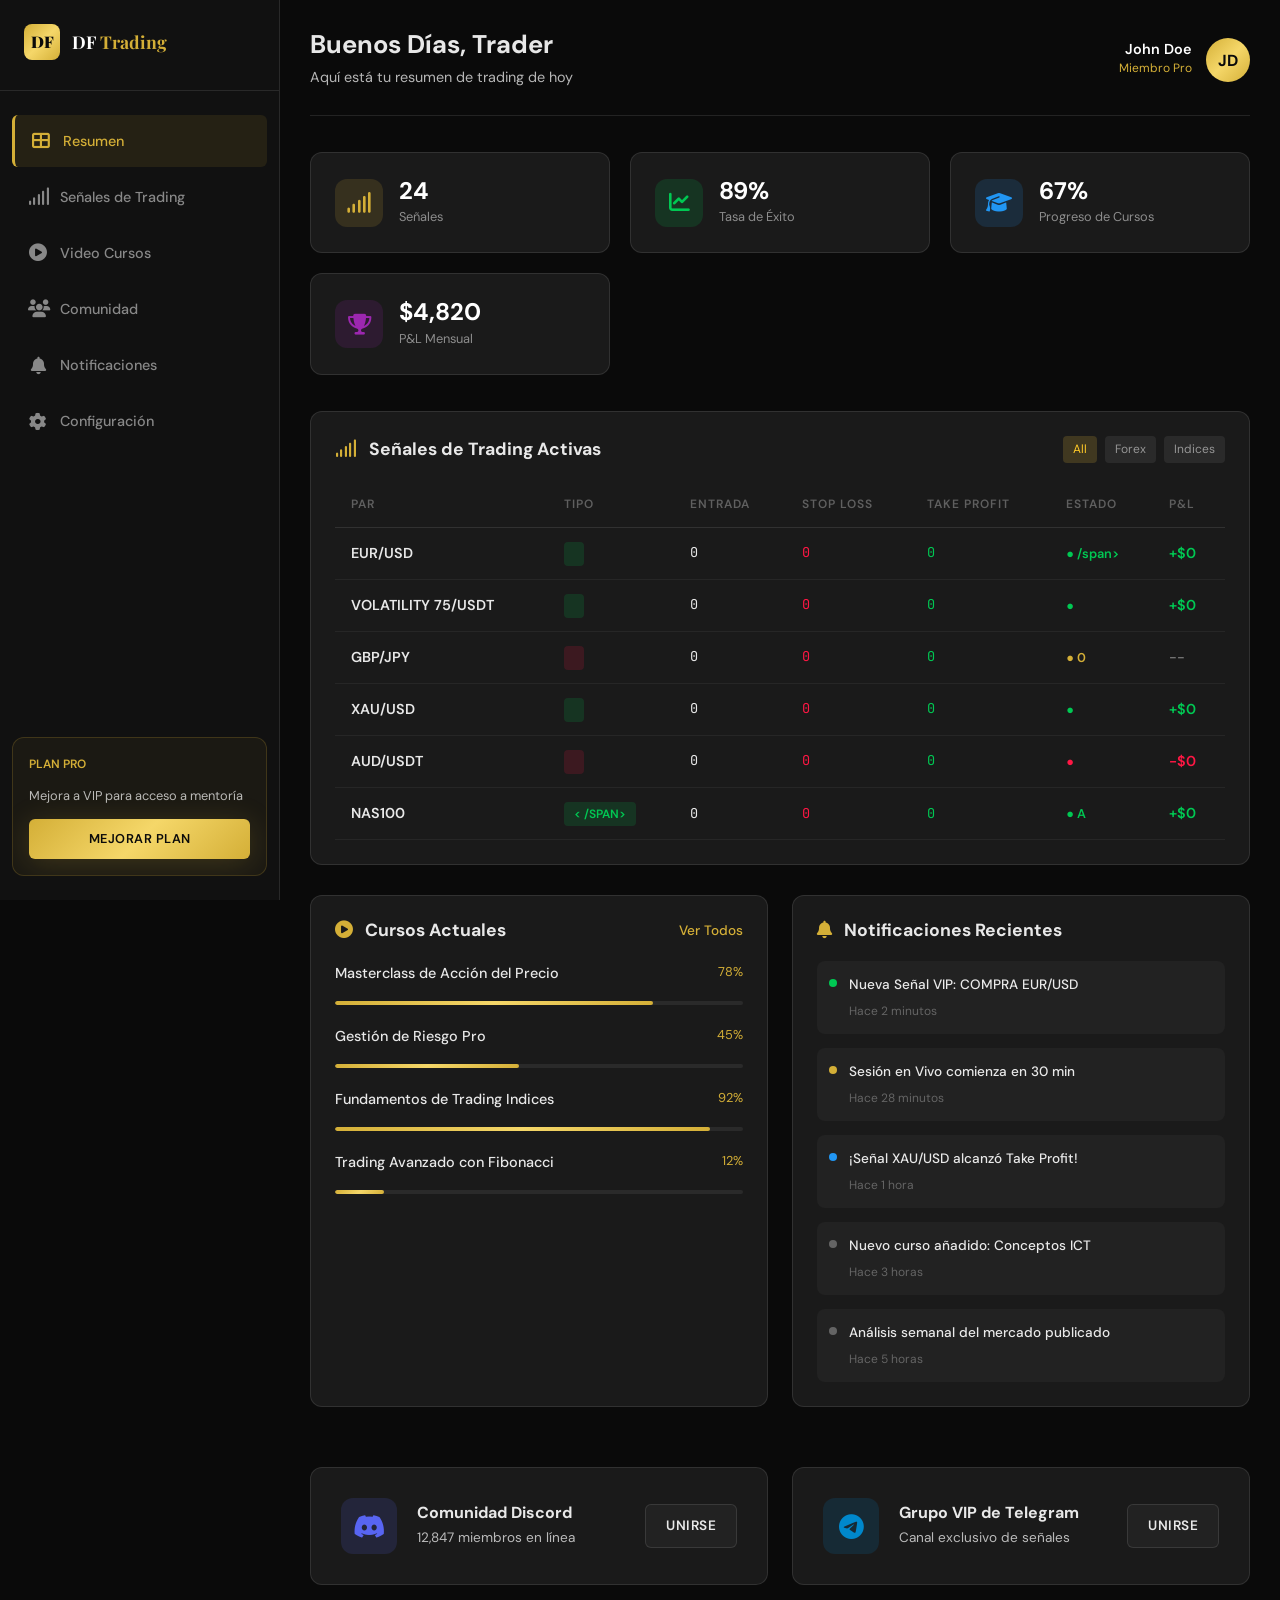
<file: df-trading-academy/pages/dashboard.html>
<!DOCTYPE html>
<html lang="es">
<head>
  <meta charset="UTF-8">
  <meta name="viewport" content="width=device-width, initial-scale=1.0">
  <title>Trading Spark Academy | Dashboard</title>
  <link rel="stylesheet" href="../css/styles.css">
  <link rel="stylesheet" href="https://cdnjs.cloudflare.com/ajax/libs/font-awesome/6.5.0/css/all.min.css">
  <script src="../js/i18n.js"></script>
</head>
<body>
  <div class="dashboard">
    <aside class="sidebar" id="sidebar">
      <div class="sidebar-logo">
        <a href="../index.html" class="nav-logo">
          <div class="nav-logo-icon" style="width:36px;height:36px;font-size:1rem;">DF</div>
          <div class="nav-logo-text" style="font-size:1.1rem;">DF <span>Trading</span></div>
        </a>
      </div>
      <ul class="sidebar-nav">
        <li><a href="#" class="active" data-section="overview"><span class="nav-icon"><i class="fas fa-th-large"></i></span> <span data-i18n="dash.overview">Resumen</span></a></li>
        <li><a href="#" data-section="signals"><span class="nav-icon"><i class="fas fa-signal"></i></span> <span data-i18n="dash.signals">Señales de Trading</span></a></li>
        <li><a href="#" data-section="courses"><span class="nav-icon"><i class="fas fa-play-circle"></i></span> <span data-i18n="dash.courses">Video Cursos</span></a></li>
        <li><a href="#" data-section="community"><span class="nav-icon"><i class="fas fa-users"></i></span> <span data-i18n="dash.community">Comunidad</span></a></li>
        <li><a href="#" data-section="notifications"><span class="nav-icon"><i class="fas fa-bell"></i></span> <span data-i18n="dash.notifications">Notificaciones</span></a></li>
        <li><a href="#" data-section="settings"><span class="nav-icon"><i class="fas fa-cog"></i></span> <span data-i18n="dash.settings">Configuración</span></a></li>
      </ul>
      <div style="position:absolute;bottom:24px;left:12px;right:12px;">
        <div class="card" style="padding:16px;background:rgba(212,175,55,0.05);border-color:rgba(212,175,55,0.2);">
          <p style="font-size:0.75rem;color:var(--gold-500);font-weight:600;margin-bottom:8px;" data-i18n="dash.pro">PLAN PRO</p>
          <p style="font-size:0.8rem;margin-bottom:12px;" data-i18n="dash.upgrade.text">Mejora a VIP para acceso a mentoría</p>
          <a href="plans.html" class="btn btn-gold btn-sm w-full" style="justify-content:center;font-size:0.8rem;" data-i18n="dash.upgrade.btn">Mejorar Plan</a>
        </div>
      </div>
    </aside>

    <main class="main-content">
      <div class="dash-header">
        <div class="dash-greeting">
          <h2 data-i18n="dash.greeting">Buenos Días, Trader</h2>
          <p data-i18n="dash.subtitle">Aquí está tu resumen de trading de hoy</p>
        </div>
        <div class="dash-user">
          <div class="dash-user-info">
            <h5>John Doe</h5>
            <p data-i18n="dash.member">Miembro Pro</p>
          </div>
          <div class="dash-user-avatar">JD</div>
        </div>
      </div>

      <div class="dash-stats">
        <div class="stat-card">
          <div class="stat-icon gold"><i class="fas fa-signal" style="color:var(--gold-500);"></i></div>
          <div class="stat-info"><h4>24</h4><p data-i18n="dash.stat.signals">Señales </p></div>
        </div>
        <div class="stat-card">
          <div class="stat-icon green"><i class="fas fa-chart-line" style="color:var(--green);"></i></div>
          <div class="stat-info"><h4>89%</h4><p data-i18n="dash.stat.winrate">Tasa de Éxito</p></div>
        </div>
        <div class="stat-card">
          <div class="stat-icon blue"><i class="fas fa-graduation-cap" style="color:var(--blue);"></i></div>
          <div class="stat-info"><h4>67%</h4><p data-i18n="dash.stat.progress">Progreso de Cursos</p></div>
        </div>
        <div class="stat-card">
          <div class="stat-icon purple"><i class="fas fa-trophy" style="color:#9c27b0;"></i></div>
          <div class="stat-info"><h4>$4,820</h4><p data-i18n="dash.stat.pnl">P&L Mensual</p></div>
        </div>
      </div>

      <div class="signals-section">
        <div class="signals-header">
          <h3><i class="fas fa-signal" style="color:var(--gold-500);margin-right:8px;"></i> <span data-i18n="dash.signals.title">Señales de Trading Activas</span></h3>
          <div style="display:flex;gap:8px;">
            <span class="chart-tf active">All</span>
            <span class="chart-tf">Forex</span>
            <span class="chart-tf">Indices</span>
          </div>
        </div>
        <div style="overflow-x:auto;">
          <table class="signal-table">
            <thead>
              <tr>
                <th data-i18n="dash.table.pair">Par</th>
                <th data-i18n="dash.table.type">Tipo</th>
                <th data-i18n="dash.table.entry">Entrada</th>
                <th data-i18n="dash.table.sl">Stop Loss</th>
                <th data-i18n="dash.table.tp">Take Profit</th>
                <th data-i18n="dash.table.status">Estado</th>
                <th data-i18n="dash.table.pnl">P&L</th>
              </tr>
            </thead>
            <tbody>
              <tr>
                <td style="font-weight:600;">EUR/USD</td>
                <td><span class="signal-badge buy"></span></td>
                <td style="font-family:var(--font-mono);font-size:0.85rem;">0</td>
                <td style="font-family:var(--font-mono);font-size:0.85rem;color:var(--red);">0</td>
                <td style="font-family:var(--font-mono);font-size:0.85rem;color:var(--green);">0</td>
                <td><span style="color:var(--green);font-size:0.8rem;font-weight:600;">● <span data-i18n="dash.status.running" >/span></span></td>
                <td style="color:var(--green);font-weight:600;">+$0</td>
              </tr>
              <tr>
                <td style="font-weight:600;">VOLATILITY 75/USDT</td>
                <td><span class="signal-badge buy"></span></td>
                <td style="font-family:var(--font-mono);font-size:0.85rem;">0</td>
                <td style="font-family:var(--font-mono);font-size:0.85rem;color:var(--red);">0</td>
                <td style="font-family:var(--font-mono);font-size:0.85rem;color:var(--green);">0</td>
                <td><span style="color:var(--green);font-size:0.8rem;font-weight:600;">● <span data-i18n="dash.status.running"></span></span></td>
                <td style="color:var(--green);font-weight:600;">+$0</td>
              </tr>
              <tr>
                <td style="font-weight:600;">GBP/JPY</td>
                <td><span class="signal-badge sell"></span></td>
                <td style="font-family:var(--font-mono);font-size:0.85rem;">0</td>
                <td style="font-family:var(--font-mono);font-size:0.85rem;color:var(--red);">0</td>
                <td style="font-family:var(--font-mono);font-size:0.85rem;color:var(--green);">0</td>
                <td><span style="color:var(--gold-500);font-size:0.8rem;font-weight:600;">● <span data-i18n="dash.status.pending">0</span></span></td>
                <td style="color:var(--white-50);">--</td>
              </tr>
              <tr>
                <td style="font-weight:600;">XAU/USD</td>
                <td><span class="signal-badge buy"></span></td>
                <td style="font-family:var(--font-mono);font-size:0.85rem;">0</td>
                <td style="font-family:var(--font-mono);font-size:0.85rem;color:var(--red);">0</td>
                <td style="font-family:var(--font-mono);font-size:0.85rem;color:var(--green);">0</td>
                <td><span style="color:var(--green);font-size:0.8rem;font-weight:600;">● <span data-i18n="dash.status.tphit"></span></span></td>
                <td style="color:var(--green);font-weight:600;">+$0</td>
              </tr>
              <tr>
                <td style="font-weight:600;">AUD/USDT</td>
                <td><span class="signal-badge sell"></span></td>
                <td style="font-family:var(--font-mono);font-size:0.85rem;">0</td>
                <td style="font-family:var(--font-mono);font-size:0.85rem;color:var(--red);">0</td>
                <td style="font-family:var(--font-mono);font-size:0.85rem;color:var(--green);">0</td>
                <td><span style="color:var(--red);font-size:0.8rem;font-weight:600;">● <span data-i18n="dash.status.slhit"></span></span></td>
                <td style="color:var(--red);font-weight:600;">-$0</td>
              </tr>
              <tr>
                <td style="font-weight:600;">NAS100</td>
                <td><span class="signal-badge buy">< /span></td>
                <td style="font-family:var(--font-mono);font-size:0.85rem;">0</td>
                <td style="font-family:var(--font-mono);font-size:0.85rem;color:var(--red);">0</td>
                <td style="font-family:var(--font-mono);font-size:0.85rem;color:var(--green);">0</td>
                <td><span style="color:var(--green);font-size:0.8rem;font-weight:600;">● <span data-i18n="dash.status.running">A</span></span></td>
                <td style="color:var(--green);font-weight:600;">+$0</td>
              </tr>
            </tbody>
          </table>
        </div>
      </div>

      <div style="display:grid;grid-template-columns:1fr 1fr;gap:24px;margin-bottom:30px;">
        <div class="signals-section">
          <div class="signals-header">
            <h3><i class="fas fa-play-circle" style="color:var(--gold-500);margin-right:8px;"></i> <span data-i18n="dash.courses.title">Cursos Actuales</span></h3>
            <a href="courses.html" class="form-link" style="font-size:0.85rem;" data-i18n="dash.courses.viewall">Ver Todos</a>
          </div>
          <div style="margin-bottom:20px;">
            <div style="display:flex;justify-content:space-between;margin-bottom:8px;">
              <span style="font-size:0.9rem;font-weight:500;" data-i18n="course1.title">Masterclass de Acción del Precio</span>
              <span style="font-size:0.8rem;color:var(--gold-500);">78%</span>
            </div>
            <div class="course-progress"><div class="course-progress-bar" style="width:78%;"></div></div>
          </div>
          <div style="margin-bottom:20px;">
            <div style="display:flex;justify-content:space-between;margin-bottom:8px;">
              <span style="font-size:0.9rem;font-weight:500;" data-i18n="course3.title">Gestión de Riesgo Pro</span>
              <span style="font-size:0.8rem;color:var(--gold-500);">45%</span>
            </div>
            <div class="course-progress"><div class="course-progress-bar" style="width:45%;"></div></div>
          </div>
          <div style="margin-bottom:20px;">
            <div style="display:flex;justify-content:space-between;margin-bottom:8px;">
              <span style="font-size:0.9rem;font-weight:500;" data-i18n="course2.title">Fundamentos de Trading Indices</span>
              <span style="font-size:0.8rem;color:var(--gold-500);">92%</span>
            </div>
            <div class="course-progress"><div class="course-progress-bar" style="width:92%;"></div></div>
          </div>
          <div>
            <div style="display:flex;justify-content:space-between;margin-bottom:8px;">
              <span style="font-size:0.9rem;font-weight:500;" data-i18n="course4.title">Trading Avanzado con Fibonacci</span>
              <span style="font-size:0.8rem;color:var(--gold-500);">12%</span>
            </div>
            <div class="course-progress"><div class="course-progress-bar" style="width:12%;"></div></div>
          </div>
        </div>

        <div class="signals-section">
          <div class="signals-header">
            <h3><i class="fas fa-bell" style="color:var(--gold-500);margin-right:8px;"></i> <span data-i18n="dash.notif.title">Notificaciones Recientes</span></h3>
          </div>
          <div style="display:flex;flex-direction:column;gap:14px;">
            <div style="display:flex;align-items:start;gap:12px;padding:12px;background:var(--black-600);border-radius:8px;">
              <div style="width:8px;height:8px;background:var(--green);border-radius:50%;margin-top:6px;flex-shrink:0;"></div>
              <div><p style="font-size:0.85rem;color:var(--white-90);font-weight:500;" data-i18n="dash.notif1">Nueva Señal VIP: COMPRA EUR/USD</p><p style="font-size:0.75rem;color:var(--white-30);margin-top:3px;" data-i18n="dash.notif1.time">Hace 2 minutos</p></div>
            </div>
            <div style="display:flex;align-items:start;gap:12px;padding:12px;background:var(--black-600);border-radius:8px;">
              <div style="width:8px;height:8px;background:var(--gold-500);border-radius:50%;margin-top:6px;flex-shrink:0;"></div>
              <div><p style="font-size:0.85rem;color:var(--white-90);font-weight:500;" data-i18n="dash.notif2">Sesión en Vivo comienza en 30 min</p><p style="font-size:0.75rem;color:var(--white-30);margin-top:3px;" data-i18n="dash.notif2.time">Hace 28 minutos</p></div>
            </div>
            <div style="display:flex;align-items:start;gap:12px;padding:12px;background:var(--black-600);border-radius:8px;">
              <div style="width:8px;height:8px;background:var(--blue);border-radius:50%;margin-top:6px;flex-shrink:0;"></div>
              <div><p style="font-size:0.85rem;color:var(--white-90);font-weight:500;" data-i18n="dash.notif3">¡Señal XAU/USD alcanzó Take Profit!</p><p style="font-size:0.75rem;color:var(--white-30);margin-top:3px;" data-i18n="dash.notif3.time">Hace 1 hora</p></div>
            </div>
            <div style="display:flex;align-items:start;gap:12px;padding:12px;background:var(--black-600);border-radius:8px;">
              <div style="width:8px;height:8px;background:var(--white-30);border-radius:50%;margin-top:6px;flex-shrink:0;"></div>
              <div><p style="font-size:0.85rem;color:var(--white-90);font-weight:500;" data-i18n="dash.notif4">Nuevo curso añadido: Conceptos ICT</p><p style="font-size:0.75rem;color:var(--white-30);margin-top:3px;" data-i18n="dash.notif4.time">Hace 3 horas</p></div>
            </div>
            <div style="display:flex;align-items:start;gap:12px;padding:12px;background:var(--black-600);border-radius:8px;">
              <div style="width:8px;height:8px;background:var(--white-30);border-radius:50%;margin-top:6px;flex-shrink:0;"></div>
              <div><p style="font-size:0.85rem;color:var(--white-90);font-weight:500;" data-i18n="dash.notif5">Análisis semanal del mercado publicado</p><p style="font-size:0.75rem;color:var(--white-30);margin-top:3px;" data-i18n="dash.notif5.time">Hace 5 horas</p></div>
            </div>
          </div>
        </div>
      </div>

      <div style="display:grid;grid-template-columns:1fr 1fr;gap:24px;">
        <div class="card" style="padding:30px;display:flex;align-items:center;gap:20px;">
          <div style="width:56px;height:56px;background:rgba(88,101,242,0.15);border-radius:12px;display:flex;align-items:center;justify-content:center;">
            <i class="fab fa-discord" style="font-size:1.6rem;color:#5865F2;"></i>
          </div>
          <div style="flex:1;">
            <h4 style="font-family:var(--font-body);font-size:1rem;font-weight:700;margin-bottom:4px;" data-i18n="dash.discord.title">Comunidad Discord</h4>
            <p style="font-size:0.85rem;" data-i18n="dash.discord.desc">12,847 miembros en línea</p>
          </div>
          <a href="#" class="btn btn-dark btn-sm" data-i18n="dash.join">Unirse</a>
        </div>
        <div class="card" style="padding:30px;display:flex;align-items:center;gap:20px;">
          <div style="width:56px;height:56px;background:rgba(0,136,204,0.15);border-radius:12px;display:flex;align-items:center;justify-content:center;">
            <i class="fab fa-telegram" style="font-size:1.6rem;color:#0088cc;"></i>
          </div>
          <div style="flex:1;">
            <h4 style="font-family:var(--font-body);font-size:1rem;font-weight:700;margin-bottom:4px;" data-i18n="dash.telegram.title">Grupo VIP de Telegram</h4>
            <p style="font-size:0.85rem;" data-i18n="dash.telegram.desc">Canal exclusivo de señales</p>
          </div>
          <a href="#" class="btn btn-dark btn-sm" data-i18n="dash.join">Unirse</a>
        </div>
      </div>
    </main>
  </div>
  <script src="../js/main.js"></script>
</body>
</html>
</file>
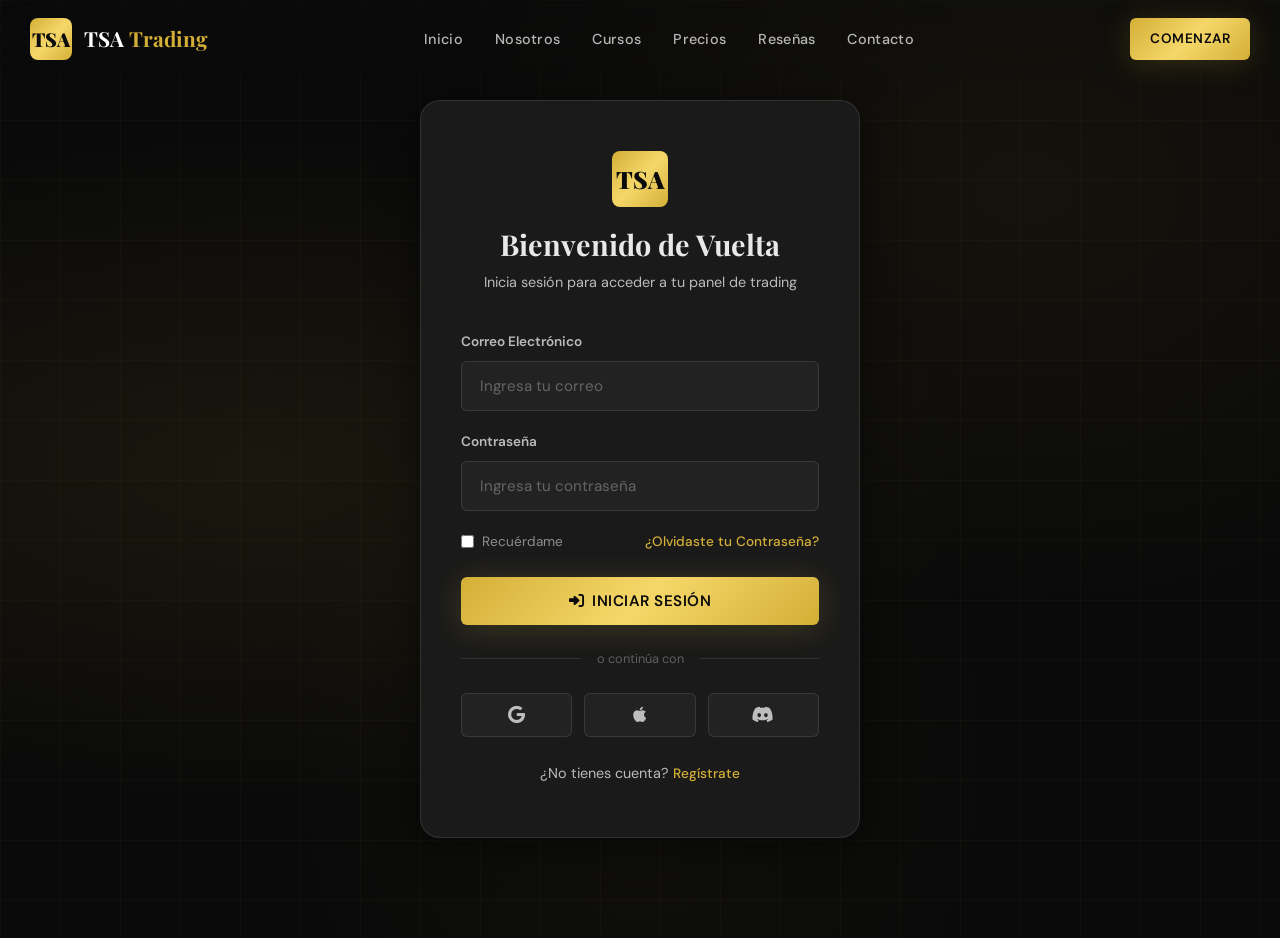
<file: df-trading-academy/pages/login.html>
<!DOCTYPE html>
<html lang="es">
<head>
  <meta charset="UTF-8">
  <meta name="viewport" content="width=device-width, initial-scale=1.0">
  <title>Trading Spark Academy | Iniciar Sesión</title>
  <link rel="stylesheet" href="../css/styles.css">
  <link rel="stylesheet" href="https://cdnjs.cloudflare.com/ajax/libs/font-awesome/6.5.0/css/all.min.css">
  <script src="../js/i18n.js"></script>
</head>
<body>
  <nav class="navbar" id="navbar">
    <div class="nav-container">
      <a href="../index.html" class="nav-logo"><div class="nav-logo-icon">TSA</div><div class="nav-logo-text">TSA <span>Trading</span></div></a>
      <ul class="nav-links">
        <li><a href="../index.html" data-i18n="nav.home">Inicio</a></li>
        <li><a href="about.html" data-i18n="nav.about">Nosotros</a></li>
        <li><a href="courses.html" data-i18n="nav.courses">Cursos</a></li>
        <li><a href="plans.html" data-i18n="nav.pricing">Precios</a></li>
        <li><a href="testimonials.html" data-i18n="nav.reviews">Reseñas</a></li>
        <li><a href="contact.html" data-i18n="nav.contact">Contacto</a></li>
      </ul>
      <div class="nav-actions">
        <a href="register.html" class="btn btn-gold btn-sm" data-i18n="nav.getstarted">Comenzar</a>
      </div>
      <div class="mobile-toggle" id="mobileToggle"><span></span><span></span><span></span></div>
    </div>
  </nav>

  <section class="auth-page">
    <div class="hero-bg"></div>
    <div class="hero-grid"></div>
    <div class="auth-container">
      <div class="auth-card">
        <div class="auth-header">
          <div class="nav-logo-icon" style="width:56px;height:56px;font-size:1.5rem;margin:0 auto 20px;">TSA</div>
          <h2 data-i18n="login.title">Bienvenido de Vuelta</h2>
          <p data-i18n="login.subtitle">Inicia sesión para acceder a tu panel de trading</p>
        </div>
        <form id="loginForm">
          <div class="form-group">
            <label class="form-label" data-i18n="login.email">Correo Electrónico</label>
            <input type="email" class="form-input" data-i18n-ph="login.email.ph" placeholder="Ingresa tu correo" required>
          </div>
          <div class="form-group">
            <label class="form-label" data-i18n="login.password">Contraseña</label>
            <input type="password" class="form-input" data-i18n-ph="login.password.ph" placeholder="Ingresa tu contraseña" required>
          </div>
          <div class="form-row">
            <label class="form-check"><input type="checkbox"> <span data-i18n="login.remember">Recuérdame</span></label>
            <a href="#" class="form-link" data-i18n="login.forgot">¿Olvidaste tu Contraseña?</a>
          </div>
          <button type="submit" class="btn btn-gold w-full" style="justify-content:center;" onclick="event.preventDefault(); window.location.href='dashboard.html';">
            <i class="fas fa-sign-in-alt"></i> <span data-i18n="login.btn">Iniciar Sesión</span>
          </button>
        </form>
        <div class="form-divider"><span data-i18n="login.or">o continúa con</span></div>
        <div class="social-login">
          <button class="social-login-btn"><i class="fab fa-google"></i></button>
          <button class="social-login-btn"><i class="fab fa-apple"></i></button>
          <button class="social-login-btn"><i class="fab fa-discord"></i></button>
        </div>
        <p style="text-align:center;margin-top:24px;font-size:0.9rem;">
          <span data-i18n="login.noaccount">¿No tienes cuenta?</span> <a href="register.html" class="form-link" data-i18n="login.signup">Regístrate</a>
        </p>
      </div>
    </div>
  </section>
  <script src="../js/main.js"></script>
</body>
</html>
</file>
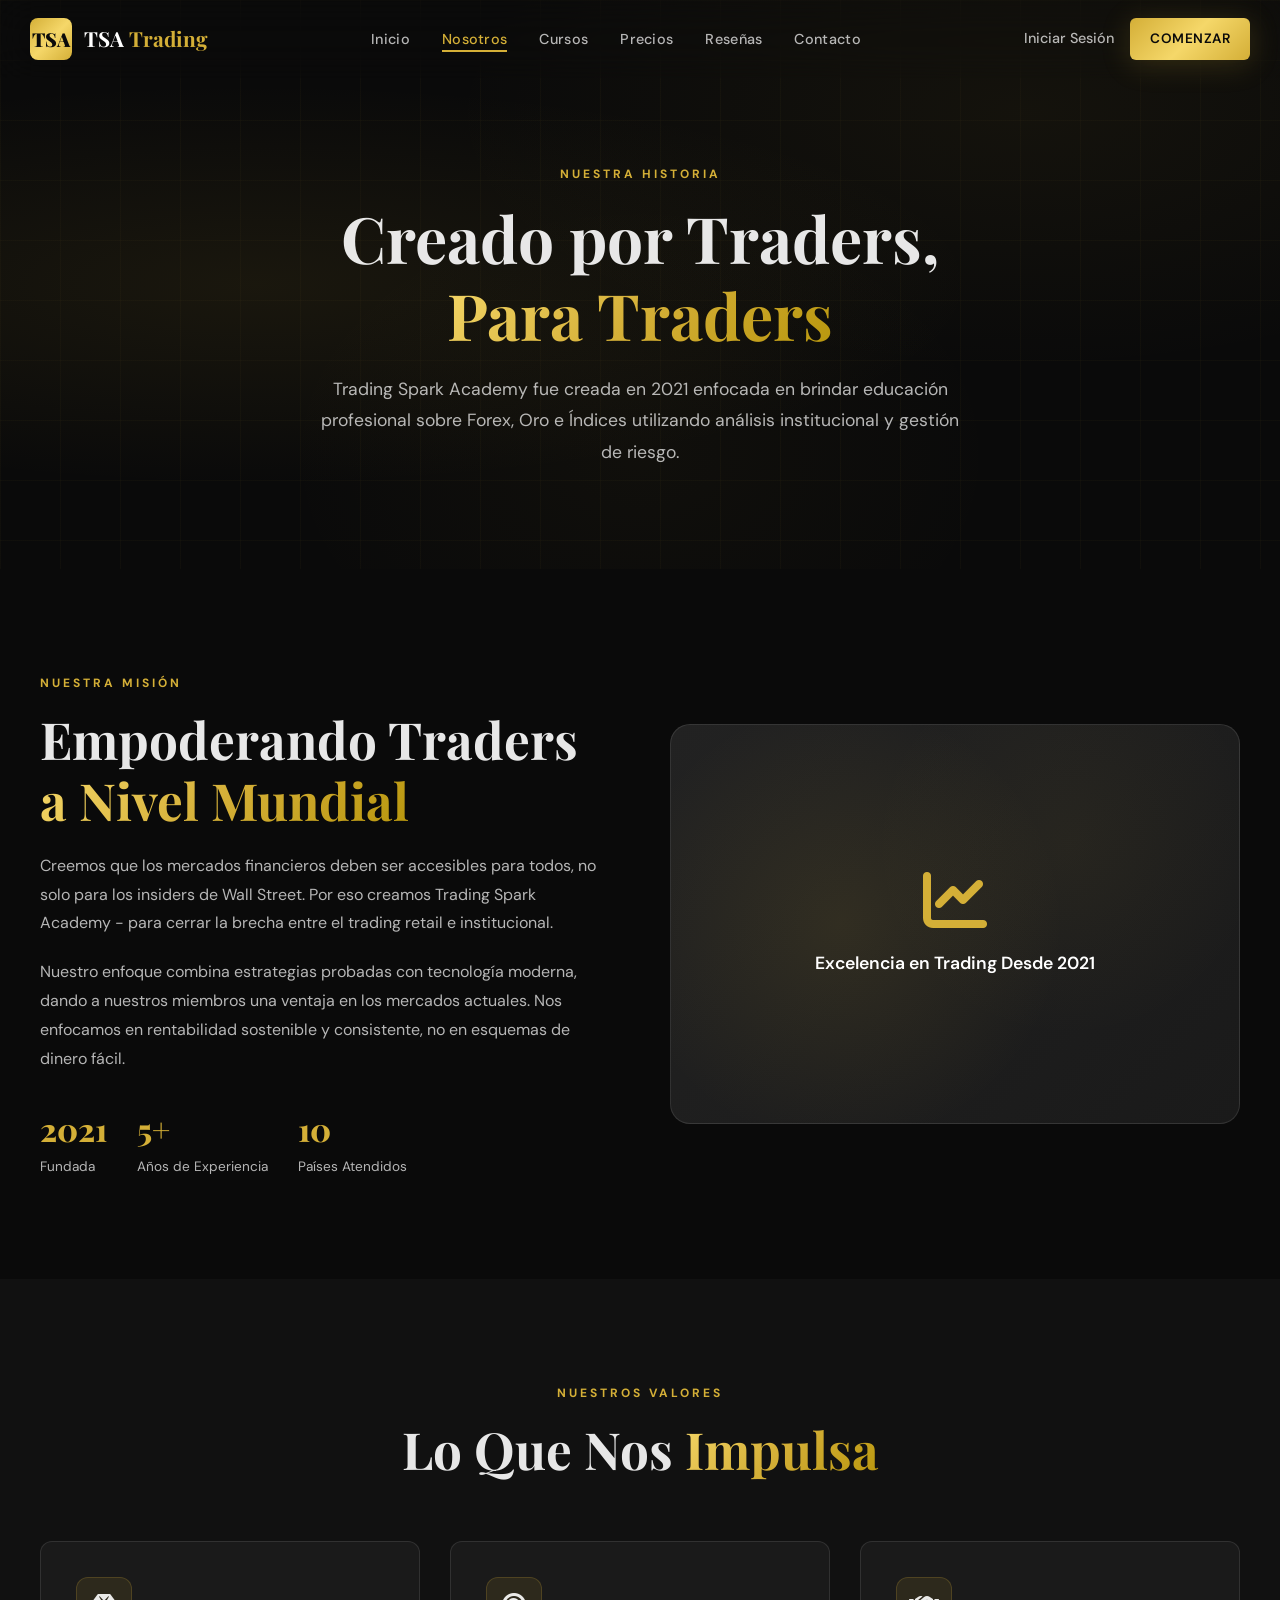
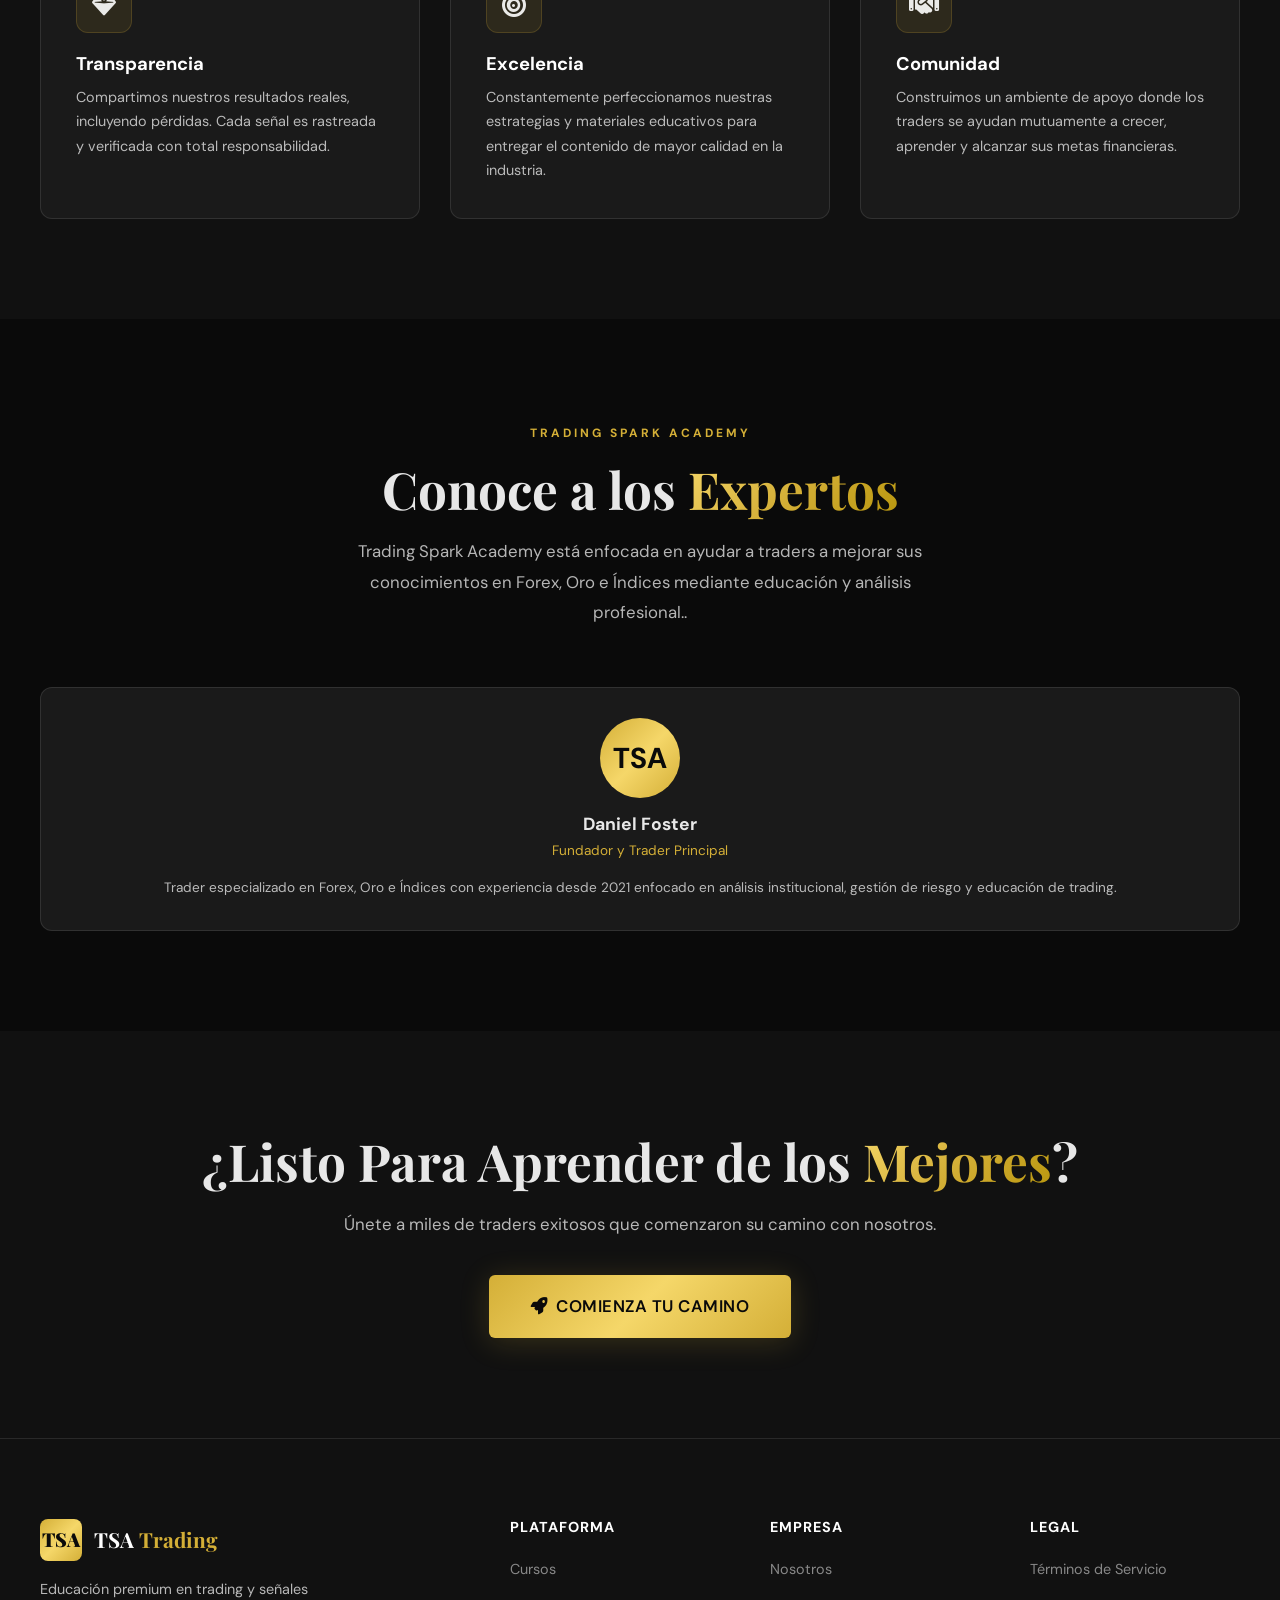
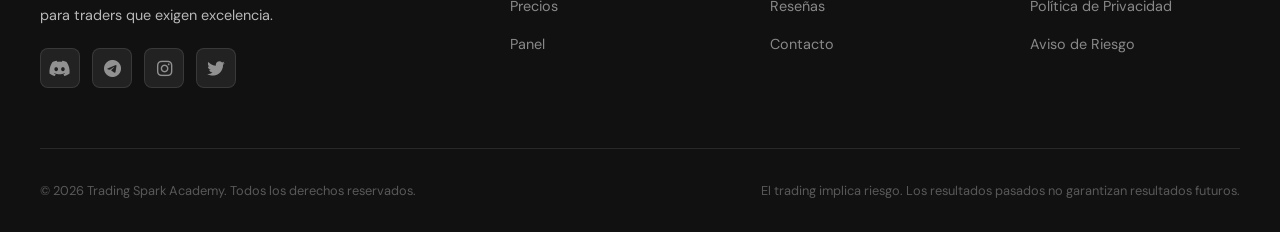
<file: df-trading-academy/pages/NOSOTROS.html>
<!DOCTYPE html>
<html lang="es">
<head>
  <meta charset="UTF-8">
  <meta name="viewport" content="width=device-width, initial-scale=1.0">
  <title>Trading Spark Academy | Nosotros</title>
  <link rel="stylesheet" href="../css/styles.css">
  <link rel="stylesheet" href="https://cdnjs.cloudflare.com/ajax/libs/font-awesome/6.5.0/css/all.min.css">
  <script src="../js/i18n.js"></script>
</head>
<body>
  <nav class="navbar" id="navbar">
    <div class="nav-container">
      <a href="../index.html" class="nav-logo"><div class="nav-logo-icon">TSA</div><div class="nav-logo-text">TSA <span>Trading</span></div></a>
      <ul class="nav-links">
        <li><a href="../index.html" data-i18n="nav.home">Inicio</a></li>
        <li><a href="about.html" class="active" data-i18n="nav.about">Nosotros</a></li>
        <li><a href="courses.html" data-i18n="nav.courses">Cursos</a></li>
        <li><a href="plans.html" data-i18n="nav.pricing">Precios</a></li>
        <li><a href="testimonials.html" data-i18n="nav.reviews">Reseñas</a></li>
        <li><a href="contact.html" data-i18n="nav.contact">Contacto</a></li>
      </ul>
      <div class="nav-actions">
        <a href="login.html" class="nav-btn-login" data-i18n="nav.signin">Iniciar Sesión</a>
        <a href="register.html" class="btn btn-gold btn-sm" data-i18n="nav.getstarted">Comenzar</a>
      </div>
      <div class="mobile-toggle" id="mobileToggle"><span></span><span></span><span></span></div>
    </div>
  </nav>

  <section class="about-hero">
    <div class="hero-bg"></div>
    <div class="hero-grid"></div>
    <div class="container" style="position:relative;z-index:2;">
      <span class="section-label" data-i18n="about.label">Nuestra Historia</span>
      <h1 style="margin-bottom:20px;"><span data-i18n="about.title1">Creado por Traders,</span><br><span class="text-gold" data-i18n="about.title2">Para Traders</span></h1>
      <p class="section-desc" style="max-width:650px;margin:0 auto;font-size:1.1rem;" data-i18n="about.hero.desc">
  Trading Spark Academy fue creada en 2021 enfocada en brindar educación profesional sobre Forex, Oro e Índices utilizando análisis institucional y gestión de riesgo.</p>
    </div>
  </section>

  <section class="section">
    <div class="container">
      <div class="about-grid animate-in">
        <div>
          <span class="section-label" data-i18n="about.mission.label">Nuestra Misión</span>
          <h2 style="margin-bottom:20px;"><span data-i18n="about.mission.title">Empoderando Traders</span> <span class="text-gold" data-i18n="about.mission.title2">a Nivel Mundial</span></h2>
          <p style="margin-bottom:20px;" data-i18n="about.mission.p1">Creemos que los mercados financieros deben ser accesibles para todos, no solo para los insiders de Wall Street. Por eso creamos Trading Spark Academy - para cerrar la brecha entre el trading retail e institucional.</p>
          <p style="margin-bottom:30px;" data-i18n="about.mission.p2">Nuestro enfoque combina estrategias probadas con tecnología moderna, dando a nuestros miembros una ventaja en los mercados actuales. Nos enfocamos en rentabilidad sostenible y consistente, no en esquemas de dinero fácil.</p>
          <div style="display:flex;gap:30px;flex-wrap:wrap;">
            <div><div style="font-family:var(--font-display);font-size:2rem;font-weight:800;color:var(--gold-500);">2021</div><p style="font-size:0.85rem;" data-i18n="about.mission.founded">Fundada</p></div>
            <div><div style="font-family:var(--font-display);font-size:2rem;font-weight:800;color:var(--gold-500);">5+</div><p style="font-size:0.85rem;" data-i18n="about.mission.experience">Años de Experiencia</p></div>
            <div><div style="font-family:var(--font-display);font-size:2rem;font-weight:800;color:var(--gold-500);">10</div><p style="font-size:0.85rem;" data-i18n="about.mission.countries">Países Atendidos</p></div>
          </div>
        </div>
        <div class="about-image">
          <div style="position:relative;z-index:2;text-align:center;">
            <i class="fas fa-chart-line" style="font-size:4rem;color:var(--gold-500);margin-bottom:16px;"></i>
            <p style="font-size:1.1rem;font-weight:600;color:var(--white);" data-i18n="about.image.text">Excelencia en Trading Desde 2021</p>
          </div>
        </div>
      </div>
    </div>
  </section>

  <section class="section section-dark">
    <div class="container">
      <div class="section-header animate-in">
        <span class="section-label" data-i18n="about.values.label">Nuestros Valores</span>
        <h2 class="section-title"><span data-i18n="about.values.title">Lo Que Nos</span> <span class="text-gold" data-i18n="about.values.title2">Impulsa</span></h2>
      </div>
      <div class="features-grid">
        <div class="card feature-card animate-in">
          <div class="feature-icon"><i class="fas fa-gem"></i></div>
          <h4 class="feature-title" data-i18n="about.val1.title">Transparencia</h4>
          <p class="feature-desc" data-i18n="about.val1.desc">Compartimos nuestros resultados reales, incluyendo pérdidas. Cada señal es rastreada y verificada con total responsabilidad.</p>
        </div>
        <div class="card feature-card animate-in">
          <div class="feature-icon"><i class="fas fa-bullseye"></i></div>
          <h4 class="feature-title" data-i18n="about.val2.title">Excelencia</h4>
          <p class="feature-desc" data-i18n="about.val2.desc">Constantemente perfeccionamos nuestras estrategias y materiales educativos para entregar el contenido de mayor calidad en la industria.</p>
        </div>
        <div class="card feature-card animate-in">
          <div class="feature-icon"><i class="fas fa-handshake"></i></div>
          <h4 class="feature-title" data-i18n="about.val3.title">Comunidad</h4>
          <p class="feature-desc" data-i18n="about.val3.desc">Construimos un ambiente de apoyo donde los traders se ayudan mutuamente a crecer, aprender y alcanzar sus metas financieras.</p>
        </div>
      </div>
    </div>
  </section>

  <section class="section">
    <div class="container">
      <div class="section-header animate-in">
        <span class="section-label" data-i18n="about.team.label">Trading Spark Academy</span>
        <h2 class="section-title"><span data-i18n="about.team.title">Conoce a los</span> <span class="text-gold" data-i18n="about.team.title2">Expertos</span></h2>
        <p class="section-desc" data-i18n="about.team.desc">Trading Spark Academy está enfocada en ayudar a traders a mejorar sus conocimientos en Forex, Oro e Índices mediante educación y análisis profesional..</p>
      </div>
      <div class="team-grid">
        <div class="card team-card animate-in">
          <div class="team-avatar">TSA</div>
          <h4 style="font-family:var(--font-body);font-size:1.1rem;font-weight:700;margin-bottom:4px;">Daniel Foster</h4>
          <p style="font-size:0.85rem;color:var(--gold-500);margin-bottom:12px;" data-i18n="about.team1.role">Fundador y Trader Principal</p>
          <p style="font-size:0.85rem;" data-i18n="about.team1.desc">Trader especializado en Forex, Oro e Índices con experiencia desde 2021 enfocado en análisis institucional, gestión de riesgo y educación de trading. 
        </div>
      </div>
    </div>
  </section>

  <section class="section section-dark" style="text-align:center;">
    <div class="container animate-in">
      <h2 style="margin-bottom:16px;"><span data-i18n="about.cta.title">¿Listo Para Aprender de los</span> <span class="text-gold" data-i18n="about.cta.title2">Mejores</span>?</h2>
      <p class="section-desc" style="margin-bottom:36px;" data-i18n="about.cta.desc">Únete a miles de traders exitosos que comenzaron su camino con nosotros.</p>
      <a href="register.html" class="btn btn-gold btn-lg"><i class="fas fa-rocket"></i> <span data-i18n="about.cta.btn">Comienza Tu Camino</span></a>
    </div>
  </section>

  <footer class="footer">
    <div class="footer-grid">
      <div class="footer-brand">
        <a href="../index.html" class="nav-logo"><div class="nav-logo-icon">TSA</div><div class="nav-logo-text">TSA <span>Trading</span></div></a>
        <p data-i18n="footer.desc">Educación premium en trading y señales para traders que exigen excelencia.</p>
        <div class="footer-socials">
          <a href="#" class="footer-social"><i class="fab fa-discord"></i></a>
          <a href="#" class="footer-social"><i class="fab fa-telegram"></i></a>
          <a href="#" class="footer-social"><i class="fab fa-instagram"></i></a>
          <a href="#" class="footer-social"><i class="fab fa-twitter"></i></a>
        </div>
      </div>
      <div class="footer-col"><h4 data-i18n="footer.platform">Plataforma</h4><ul><li><a href="courses.html" data-i18n="footer.courses">Cursos</a></li><li><a href="plans.html" data-i18n="footer.pricing">Precios</a></li><li><a href="dashboard.html" data-i18n="footer.dashboard">Panel</a></li></ul></div>
      <div class="footer-col"><h4 data-i18n="footer.company">Empresa</h4><ul><li><a href="about.html" data-i18n="footer.about">Nosotros</a></li><li><a href="testimonials.html" data-i18n="footer.reviews">Reseñas</a></li><li><a href="contact.html" data-i18n="footer.contact">Contacto</a></li></ul></div>
      <div class="footer-col"><h4 data-i18n="footer.legal">Legal</h4><ul><li><a href="#" data-i18n="footer.terms">Términos de Servicio</a></li><li><a href="#" data-i18n="footer.privacy">Política de Privacidad</a></li><li><a href="#" data-i18n="footer.risk">Aviso de Riesgo</a></li></ul></div>
    </div>
    <div class="footer-bottom">
      <p data-i18n="footer.rights">© 2024 Trading Spark Academy. Todos los derechos reservados.</p>
      <p data-i18n="footer.disclaimer">El trading implica riesgo. Los resultados pasados no garantizan resultados futuros.</p>
    </div>
  </footer>
  <script src="../js/main.js"></script>
</body>
</html>
</file>
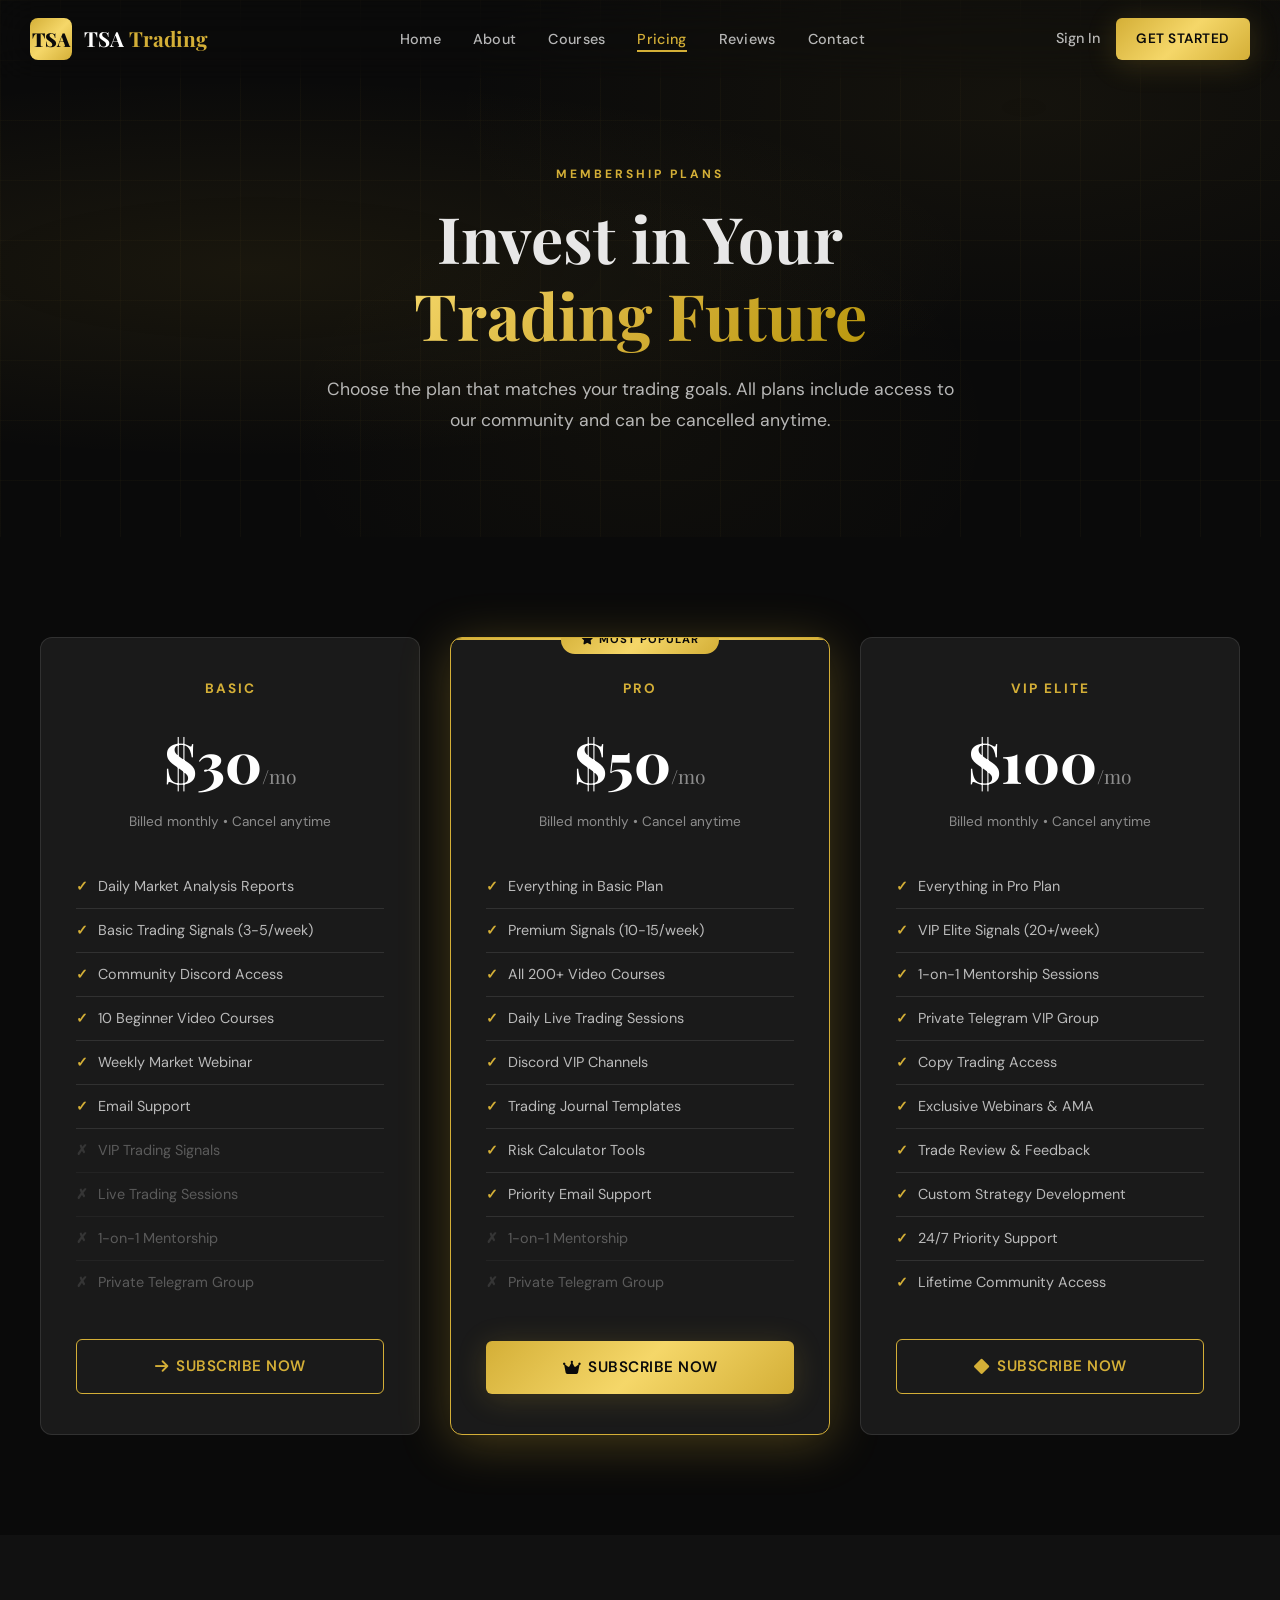
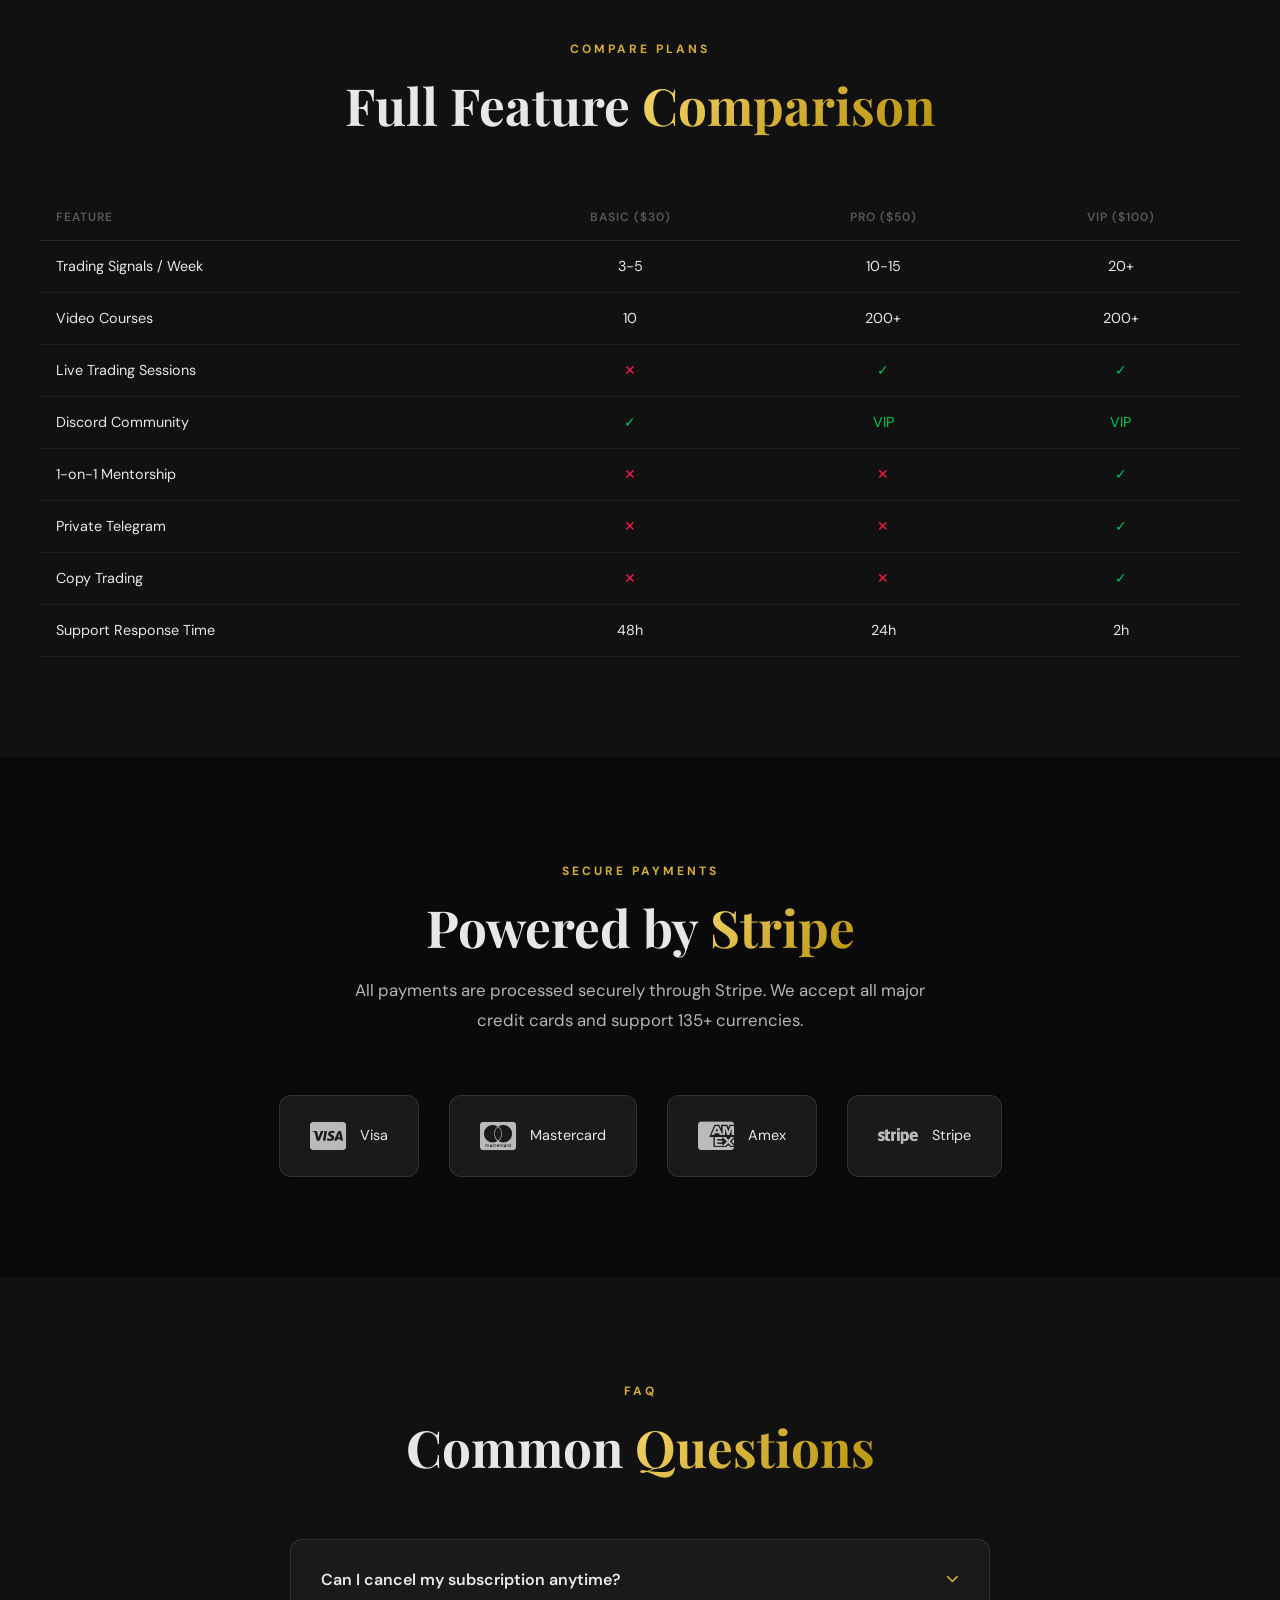
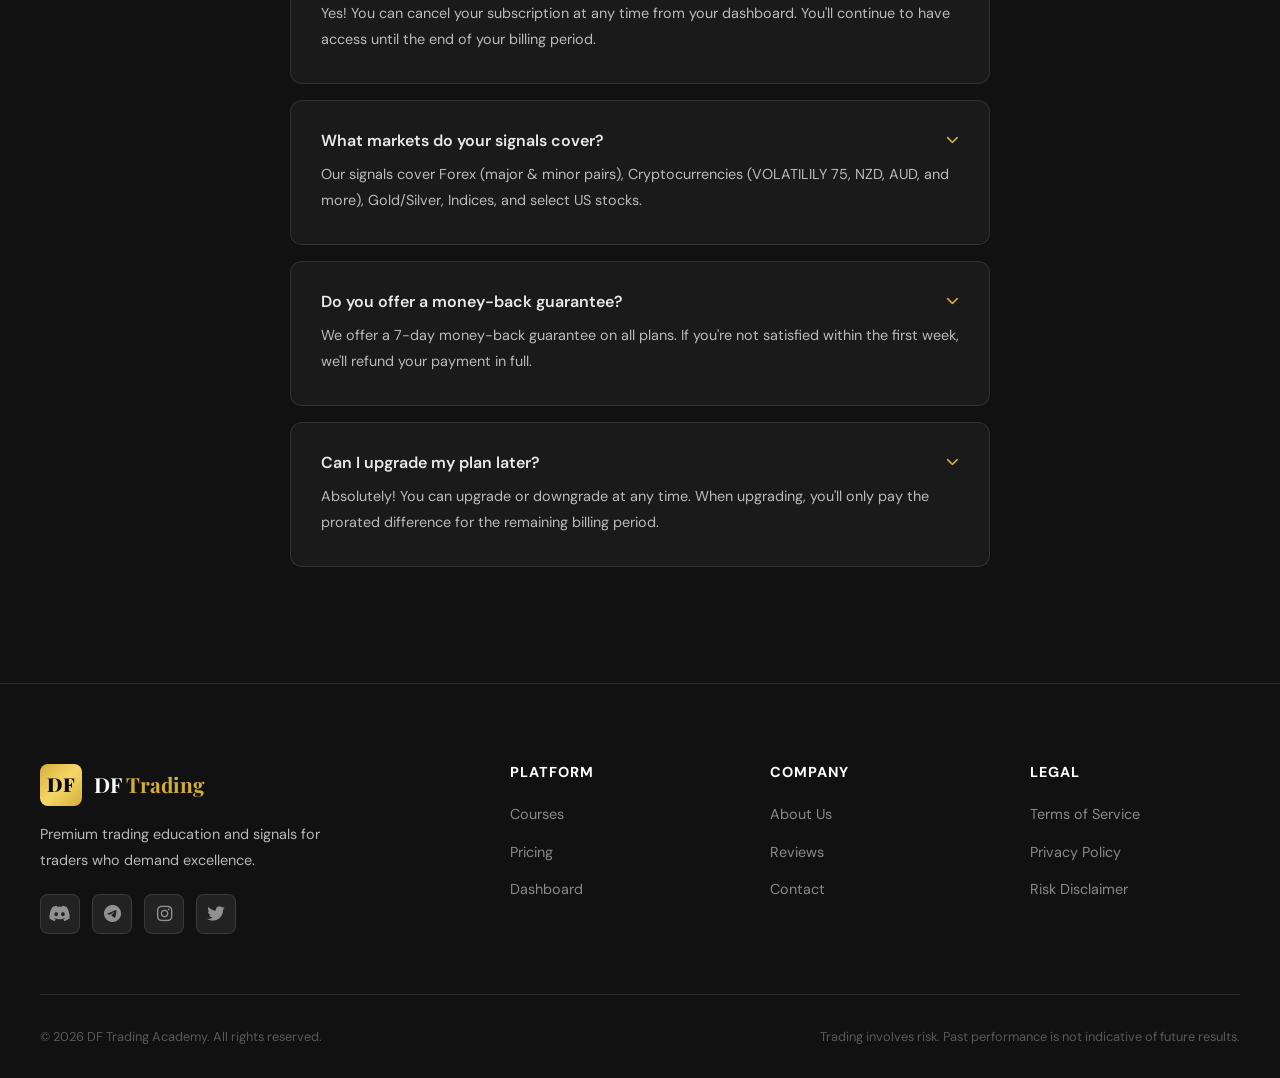
<file: df-trading-academy/pages/plans.html>
<!DOCTYPE html>
<html lang="en">
<head>
  <meta charset="UTF-8">
  <meta name="viewport" content="width=device-width, initial-scale=1.0">
  <title>Membership Plans | Trading Spark Academy</title>
  <link rel="stylesheet" href="../css/styles.css">
  <link rel="stylesheet" href="https://cdnjs.cloudflare.com/ajax/libs/font-awesome/6.5.0/css/all.min.css">
</head>
<body>
  <!-- Navigation -->
  <nav class="navbar" id="navbar">
    <div class="nav-container">
      <a href="../index.html" class="nav-logo">
        <div class="nav-logo-icon">TSA</div>
        <div class="nav-logo-text">TSA <span>Trading</span></div>
      </a>
      <ul class="nav-links">
        <li><a href="../index.html">Home</a></li>
        <li><a href="about.html">About</a></li>
        <li><a href="courses.html">Courses</a></li>
        <li><a href="plans.html" class="active">Pricing</a></li>
        <li><a href="testimonials.html">Reviews</a></li>
        <li><a href="contact.html">Contact</a></li>
      </ul>
      <div class="nav-actions">
        <a href="login.html" class="nav-btn-login">Sign In</a>
        <a href="register.html" class="btn btn-gold btn-sm">Get Started</a>
      </div>
      <div class="mobile-toggle" id="mobileToggle"><span></span><span></span><span></span></div>
    </div>
  </nav>

  <!-- Hero -->
  <section class="about-hero">
    <div class="hero-bg"></div>
    <div class="hero-grid"></div>
    <div class="container" style="position:relative;z-index:2;">
      <span class="section-label">Membership Plans</span>
      <h1 style="margin-bottom:20px;">Invest in Your<br><span class="text-gold">Trading Future</span></h1>
      <p class="section-desc" style="max-width:650px;margin:0 auto;font-size:1.1rem;">
        Choose the plan that matches your trading goals. All plans include access to our community and can be cancelled anytime.
      </p>
    </div>
  </section>

  <!-- Pricing -->
  <section class="section">
    <div class="container">
      <div class="pricing-grid">
        <!-- Basic Plan -->
        <div class="card pricing-card animate-in">
          <div class="pricing-plan">Basic</div>
          <div class="pricing-price">$30<span>/mo</span></div>
          <p class="pricing-period">Billed monthly &bull; Cancel anytime</p>
          <ul class="pricing-features">
            <li>Daily Market Analysis Reports</li>
            <li>Basic Trading Signals (3-5/week)</li>
            <li>Community Discord Access</li>
            <li>10 Beginner Video Courses</li>
            <li>Weekly Market Webinar</li>
            <li>Email Support</li>
            <li class="disabled">VIP Trading Signals</li>
            <li class="disabled">Live Trading Sessions</li>
            <li class="disabled">1-on-1 Mentorship</li>
            <li class="disabled">Private Telegram Group</li>
          </ul>
          <a href="register.html" class="btn btn-outline w-full" style="justify-content:center;">
            <i class="fas fa-arrow-right"></i> Subscribe Now
          </a>
        </div>
        
        <!-- Pro Plan -->
        <div class="card pricing-card featured animate-in">
          <div class="pricing-badge"><i class="fas fa-star"></i> Most Popular</div>
          <div class="pricing-plan">Pro</div>
          <div class="pricing-price">$50<span>/mo</span></div>
          <p class="pricing-period">Billed monthly &bull; Cancel anytime</p>
          <ul class="pricing-features">
            <li>Everything in Basic Plan</li>
            <li>Premium Signals (10-15/week)</li>
            <li>All 200+ Video Courses</li>
            <li>Daily Live Trading Sessions</li>
            <li>Discord VIP Channels</li>
            <li>Trading Journal Templates</li>
            <li>Risk Calculator Tools</li>
            <li>Priority Email Support</li>
            <li class="disabled">1-on-1 Mentorship</li>
            <li class="disabled">Private Telegram Group</li>
          </ul>
          <a href="register.html" class="btn btn-gold w-full" style="justify-content:center;">
            <i class="fas fa-crown"></i> Subscribe Now
          </a>
        </div>
        
        <!-- VIP Plan -->
        <div class="card pricing-card animate-in">
          <div class="pricing-plan">VIP Elite</div>
          <div class="pricing-price">$100<span>/mo</span></div>
          <p class="pricing-period">Billed monthly &bull; Cancel anytime</p>
          <ul class="pricing-features">
            <li>Everything in Pro Plan</li>
            <li>VIP Elite Signals (20+/week)</li>
            <li>1-on-1 Mentorship Sessions</li>
            <li>Private Telegram VIP Group</li>
            <li>Copy Trading Access</li>
            <li>Exclusive Webinars & AMA</li>
            <li>Trade Review & Feedback</li>
            <li>Custom Strategy Development</li>
            <li>24/7 Priority Support</li>
            <li>Lifetime Community Access</li>
          </ul>
          <a href="register.html" class="btn btn-outline w-full" style="justify-content:center;">
            <i class="fas fa-diamond"></i> Subscribe Now
          </a>
        </div>
      </div>
    </div>
  </section>

  <!-- Comparison -->
  <section class="section section-dark">
    <div class="container">
      <div class="section-header animate-in">
        <span class="section-label">Compare Plans</span>
        <h2 class="section-title">Full Feature <span class="text-gold">Comparison</span></h2>
      </div>
      
      <div style="overflow-x:auto;" class="animate-in">
        <table class="signal-table" style="min-width:700px;">
          <thead>
            <tr>
              <th>Feature</th>
              <th style="text-align:center;">Basic ($30)</th>
              <th style="text-align:center;">Pro ($50)</th>
              <th style="text-align:center;">VIP ($100)</th>
            </tr>
          </thead>
          <tbody>
            <tr>
              <td>Trading Signals / Week</td>
              <td style="text-align:center;">3-5</td>
              <td style="text-align:center;">10-15</td>
              <td style="text-align:center;">20+</td>
            </tr>
            <tr>
              <td>Video Courses</td>
              <td style="text-align:center;">10</td>
              <td style="text-align:center;">200+</td>
              <td style="text-align:center;">200+</td>
            </tr>
            <tr>
              <td>Live Trading Sessions</td>
              <td style="text-align:center;color:var(--red);">&#10005;</td>
              <td style="text-align:center;color:var(--green);">&#10003;</td>
              <td style="text-align:center;color:var(--green);">&#10003;</td>
            </tr>
            <tr>
              <td>Discord Community</td>
              <td style="text-align:center;color:var(--green);">&#10003;</td>
              <td style="text-align:center;color:var(--green);">VIP</td>
              <td style="text-align:center;color:var(--green);">VIP</td>
            </tr>
            <tr>
              <td>1-on-1 Mentorship</td>
              <td style="text-align:center;color:var(--red);">&#10005;</td>
              <td style="text-align:center;color:var(--red);">&#10005;</td>
              <td style="text-align:center;color:var(--green);">&#10003;</td>
            </tr>
            <tr>
              <td>Private Telegram</td>
              <td style="text-align:center;color:var(--red);">&#10005;</td>
              <td style="text-align:center;color:var(--red);">&#10005;</td>
              <td style="text-align:center;color:var(--green);">&#10003;</td>
            </tr>
            <tr>
              <td>Copy Trading</td>
              <td style="text-align:center;color:var(--red);">&#10005;</td>
              <td style="text-align:center;color:var(--red);">&#10005;</td>
              <td style="text-align:center;color:var(--green);">&#10003;</td>
            </tr>
            <tr>
              <td>Support Response Time</td>
              <td style="text-align:center;">48h</td>
              <td style="text-align:center;">24h</td>
              <td style="text-align:center;">2h</td>
            </tr>
          </tbody>
        </table>
      </div>
    </div>
  </section>

  <!-- Payment Info -->
  <section class="section">
    <div class="container">
      <div class="section-header animate-in">
        <span class="section-label">Secure Payments</span>
        <h2 class="section-title">Powered by <span class="text-gold">Stripe</span></h2>
        <p class="section-desc">All payments are processed securely through Stripe. We accept all major credit cards and support 135+ currencies.</p>
      </div>
      
      <div style="display:flex;justify-content:center;gap:30px;flex-wrap:wrap;margin-top:40px;" class="animate-in">
        <div class="card" style="padding:24px 30px;display:flex;align-items:center;gap:14px;">
          <i class="fab fa-cc-visa" style="font-size:2rem;color:var(--white-70);"></i>
          <span style="font-size:0.9rem;">Visa</span>
        </div>
        <div class="card" style="padding:24px 30px;display:flex;align-items:center;gap:14px;">
          <i class="fab fa-cc-mastercard" style="font-size:2rem;color:var(--white-70);"></i>
          <span style="font-size:0.9rem;">Mastercard</span>
        </div>
        <div class="card" style="padding:24px 30px;display:flex;align-items:center;gap:14px;">
          <i class="fab fa-cc-amex" style="font-size:2rem;color:var(--white-70);"></i>
          <span style="font-size:0.9rem;">Amex</span>
        </div>
        <div class="card" style="padding:24px 30px;display:flex;align-items:center;gap:14px;">
          <i class="fab fa-stripe" style="font-size:2rem;color:var(--white-70);"></i>
          <span style="font-size:0.9rem;">Stripe</span>
        </div>
      </div>
    </div>
  </section>

  <!-- FAQ -->
  <section class="section section-dark">
    <div class="container">
      <div class="section-header animate-in">
        <span class="section-label">FAQ</span>
        <h2 class="section-title">Common <span class="text-gold">Questions</span></h2>
      </div>
      
      <div style="max-width:700px;margin:0 auto;">
        <div class="card animate-in" style="margin-bottom:16px;cursor:pointer;">
          <h4 style="font-family:var(--font-body);font-size:1rem;font-weight:600;display:flex;justify-content:space-between;align-items:center;">
            Can I cancel my subscription anytime?
            <i class="fas fa-chevron-down" style="color:var(--gold-500);font-size:0.8rem;"></i>
          </h4>
          <p style="margin-top:12px;font-size:0.9rem;">Yes! You can cancel your subscription at any time from your dashboard. You'll continue to have access until the end of your billing period.</p>
        </div>
        <div class="card animate-in" style="margin-bottom:16px;cursor:pointer;">
          <h4 style="font-family:var(--font-body);font-size:1rem;font-weight:600;display:flex;justify-content:space-between;align-items:center;">
            What markets do your signals cover?
            <i class="fas fa-chevron-down" style="color:var(--gold-500);font-size:0.8rem;"></i>
          </h4>
          <p style="margin-top:12px;font-size:0.9rem;">Our signals cover Forex (major & minor pairs), Cryptocurrencies (VOLATILILY 75, NZD, AUD, and more), Gold/Silver, Indices, and select US stocks.</p>
        </div>
        <div class="card animate-in" style="margin-bottom:16px;cursor:pointer;">
          <h4 style="font-family:var(--font-body);font-size:1rem;font-weight:600;display:flex;justify-content:space-between;align-items:center;">
            Do you offer a money-back guarantee?
            <i class="fas fa-chevron-down" style="color:var(--gold-500);font-size:0.8rem;"></i>
          </h4>
          <p style="margin-top:12px;font-size:0.9rem;">We offer a 7-day money-back guarantee on all plans. If you're not satisfied within the first week, we'll refund your payment in full.</p>
        </div>
        <div class="card animate-in" style="margin-bottom:16px;cursor:pointer;">
          <h4 style="font-family:var(--font-body);font-size:1rem;font-weight:600;display:flex;justify-content:space-between;align-items:center;">
            Can I upgrade my plan later?
            <i class="fas fa-chevron-down" style="color:var(--gold-500);font-size:0.8rem;"></i>
          </h4>
          <p style="margin-top:12px;font-size:0.9rem;">Absolutely! You can upgrade or downgrade at any time. When upgrading, you'll only pay the prorated difference for the remaining billing period.</p>
        </div>
      </div>
    </div>
  </section>

  <!-- Footer -->
  <footer class="footer">
    <div class="footer-grid">
      <div class="footer-brand">
        <a href="../index.html" class="nav-logo">
          <div class="nav-logo-icon">DF</div>
          <div class="nav-logo-text">DF <span>Trading</span></div>
        </a>
        <p>Premium trading education and signals for traders who demand excellence.</p>
        <div class="footer-socials">
          <a href="#" class="footer-social"><i class="fab fa-discord"></i></a>
          <a href="#" class="footer-social"><i class="fab fa-telegram"></i></a>
          <a href="#" class="footer-social"><i class="fab fa-instagram"></i></a>
          <a href="#" class="footer-social"><i class="fab fa-twitter"></i></a>
        </div>
      </div>
      <div class="footer-col"><h4>Platform</h4><ul><li><a href="courses.html">Courses</a></li><li><a href="plans.html">Pricing</a></li><li><a href="dashboard.html">Dashboard</a></li></ul></div>
      <div class="footer-col"><h4>Company</h4><ul><li><a href="about.html">About Us</a></li><li><a href="testimonials.html">Reviews</a></li><li><a href="contact.html">Contact</a></li></ul></div>
      <div class="footer-col"><h4>Legal</h4><ul><li><a href="#">Terms of Service</a></li><li><a href="#">Privacy Policy</a></li><li><a href="#">Risk Disclaimer</a></li></ul></div>
    </div>
    <div class="footer-bottom">
      <p>&copy; 2024 DF Trading Academy. All rights reserved.</p>
      <p>Trading involves risk. Past performance is not indicative of future results.</p>
    </div>
  </footer>

  <script src="../js/main.js"></script>
</body>
</html>
</file>
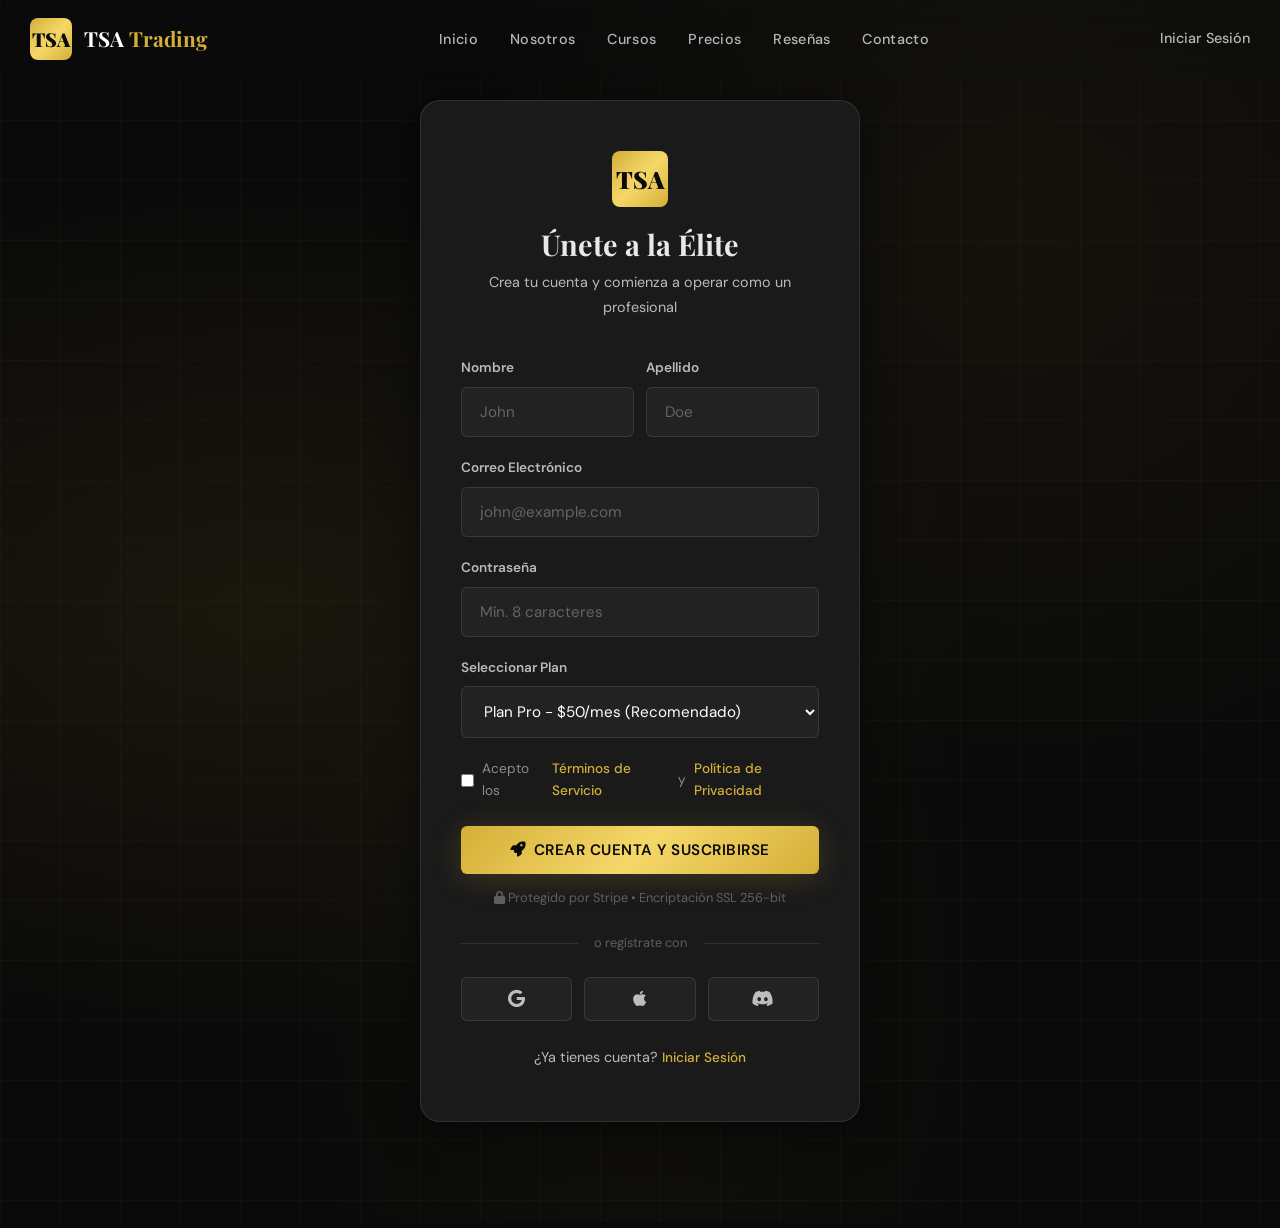
<file: df-trading-academy/pages/register.html>
<!DOCTYPE html>
<html lang="es">
<head>
  <meta charset="UTF-8">
  <meta name="viewport" content="width=device-width, initial-scale=1.0">
  <title>Trading Spark Academy | Registro</title>
  <link rel="stylesheet" href="../css/styles.css">
  <link rel="stylesheet" href="https://cdnjs.cloudflare.com/ajax/libs/font-awesome/6.5.0/css/all.min.css">
  <script src="../js/i18n.js"></script>
</head>
<body>
  <nav class="navbar" id="navbar">
    <div class="nav-container">
      <a href="../index.html" class="nav-logo"><div class="nav-logo-icon">TSA</div><div class="nav-logo-text">TSA <span>Trading</span></div></a>
      <ul class="nav-links">
        <li><a href="../index.html" data-i18n="nav.home">Inicio</a></li>
        <li><a href="about.html" data-i18n="nav.about">Nosotros</a></li>
        <li><a href="courses.html" data-i18n="nav.courses">Cursos</a></li>
        <li><a href="plans.html" data-i18n="nav.pricing">Precios</a></li>
        <li><a href="testimonials.html" data-i18n="nav.reviews">Reseñas</a></li>
        <li><a href="contact.html" data-i18n="nav.contact">Contacto</a></li>
      </ul>
      <div class="nav-actions">
        <a href="login.html" class="nav-btn-login" data-i18n="nav.signin">Iniciar Sesión</a>
      </div>
      <div class="mobile-toggle" id="mobileToggle"><span></span><span></span><span></span></div>
    </div>
  </nav>

  <section class="auth-page">
    <div class="hero-bg"></div>
    <div class="hero-grid"></div>
    <div class="auth-container">
      <div class="auth-card">
        <div class="auth-header">
          <div class="nav-logo-icon" style="width:56px;height:56px;font-size:1.5rem;margin:0 auto 20px;">TSA</div>
          <h2 data-i18n="register.title">Únete a la Élite</h2>
          <p data-i18n="register.subtitle">Crea tu cuenta y comienza a operar como un profesional</p>
        </div>
        <form id="registerForm">
          <div style="display:grid;grid-template-columns:1fr 1fr;gap:12px;">
            <div class="form-group">
              <label class="form-label" data-i18n="register.firstname">Nombre</label>
              <input type="text" class="form-input" placeholder="John" required>
            </div>
            <div class="form-group">
              <label class="form-label" data-i18n="register.lastname">Apellido</label>
              <input type="text" class="form-input" placeholder="Doe" required>
            </div>
          </div>
          <div class="form-group">
            <label class="form-label" data-i18n="register.email">Correo Electrónico</label>
            <input type="email" class="form-input" placeholder="john@example.com" required>
          </div>
          <div class="form-group">
            <label class="form-label" data-i18n="register.password">Contraseña</label>
            <input type="password" class="form-input" data-i18n-ph="register.password.ph" placeholder="Mín. 8 caracteres" required>
          </div>
          <div class="form-group">
            <label class="form-label" data-i18n="register.plan">Seleccionar Plan</label>
            <select class="form-input" style="cursor:pointer;">
              <option value="basic" data-i18n="register.plan.basic">Plan Básico - $30/mes</option>
              <option value="pro" selected data-i18n="register.plan.pro">Plan Pro - $50/mes (Recomendado)</option>
              <option value="vip" data-i18n="register.plan.vip">VIP Élite - $100/mes</option>
            </select>
          </div>
          <div style="margin-bottom:24px;">
            <label class="form-check">
              <input type="checkbox" required> <span data-i18n="register.agree">Acepto los</span> <a href="#" class="form-link" data-i18n="register.terms">Términos de Servicio</a> <span data-i18n="register.and">y</span> <a href="#" class="form-link" data-i18n="register.privacy">Política de Privacidad</a>
            </label>
          </div>
          <button type="submit" class="btn btn-gold w-full" style="justify-content:center;" onclick="event.preventDefault(); window.location.href='dashboard.html';">
            <i class="fas fa-rocket"></i> <span data-i18n="register.btn">Crear Cuenta y Suscribirse</span>
          </button>
          <p style="text-align:center;margin-top:12px;font-size:0.8rem;color:var(--white-30);">
            <i class="fas fa-lock"></i> <span data-i18n="register.secure">Protegido por Stripe • Encriptación SSL 256-bit</span>
          </p>
        </form>
        <div class="form-divider"><span data-i18n="register.or">o regístrate con</span></div>
        <div class="social-login">
          <button class="social-login-btn"><i class="fab fa-google"></i></button>
          <button class="social-login-btn"><i class="fab fa-apple"></i></button>
          <button class="social-login-btn"><i class="fab fa-discord"></i></button>
        </div>
        <p style="text-align:center;margin-top:24px;font-size:0.9rem;">
          <span data-i18n="register.hasaccount">¿Ya tienes cuenta?</span> <a href="login.html" class="form-link" data-i18n="register.signin">Iniciar Sesión</a>
        </p>
      </div>
    </div>
  </section>
  <script src="../js/main.js"></script>
</body>
</html>
</file>
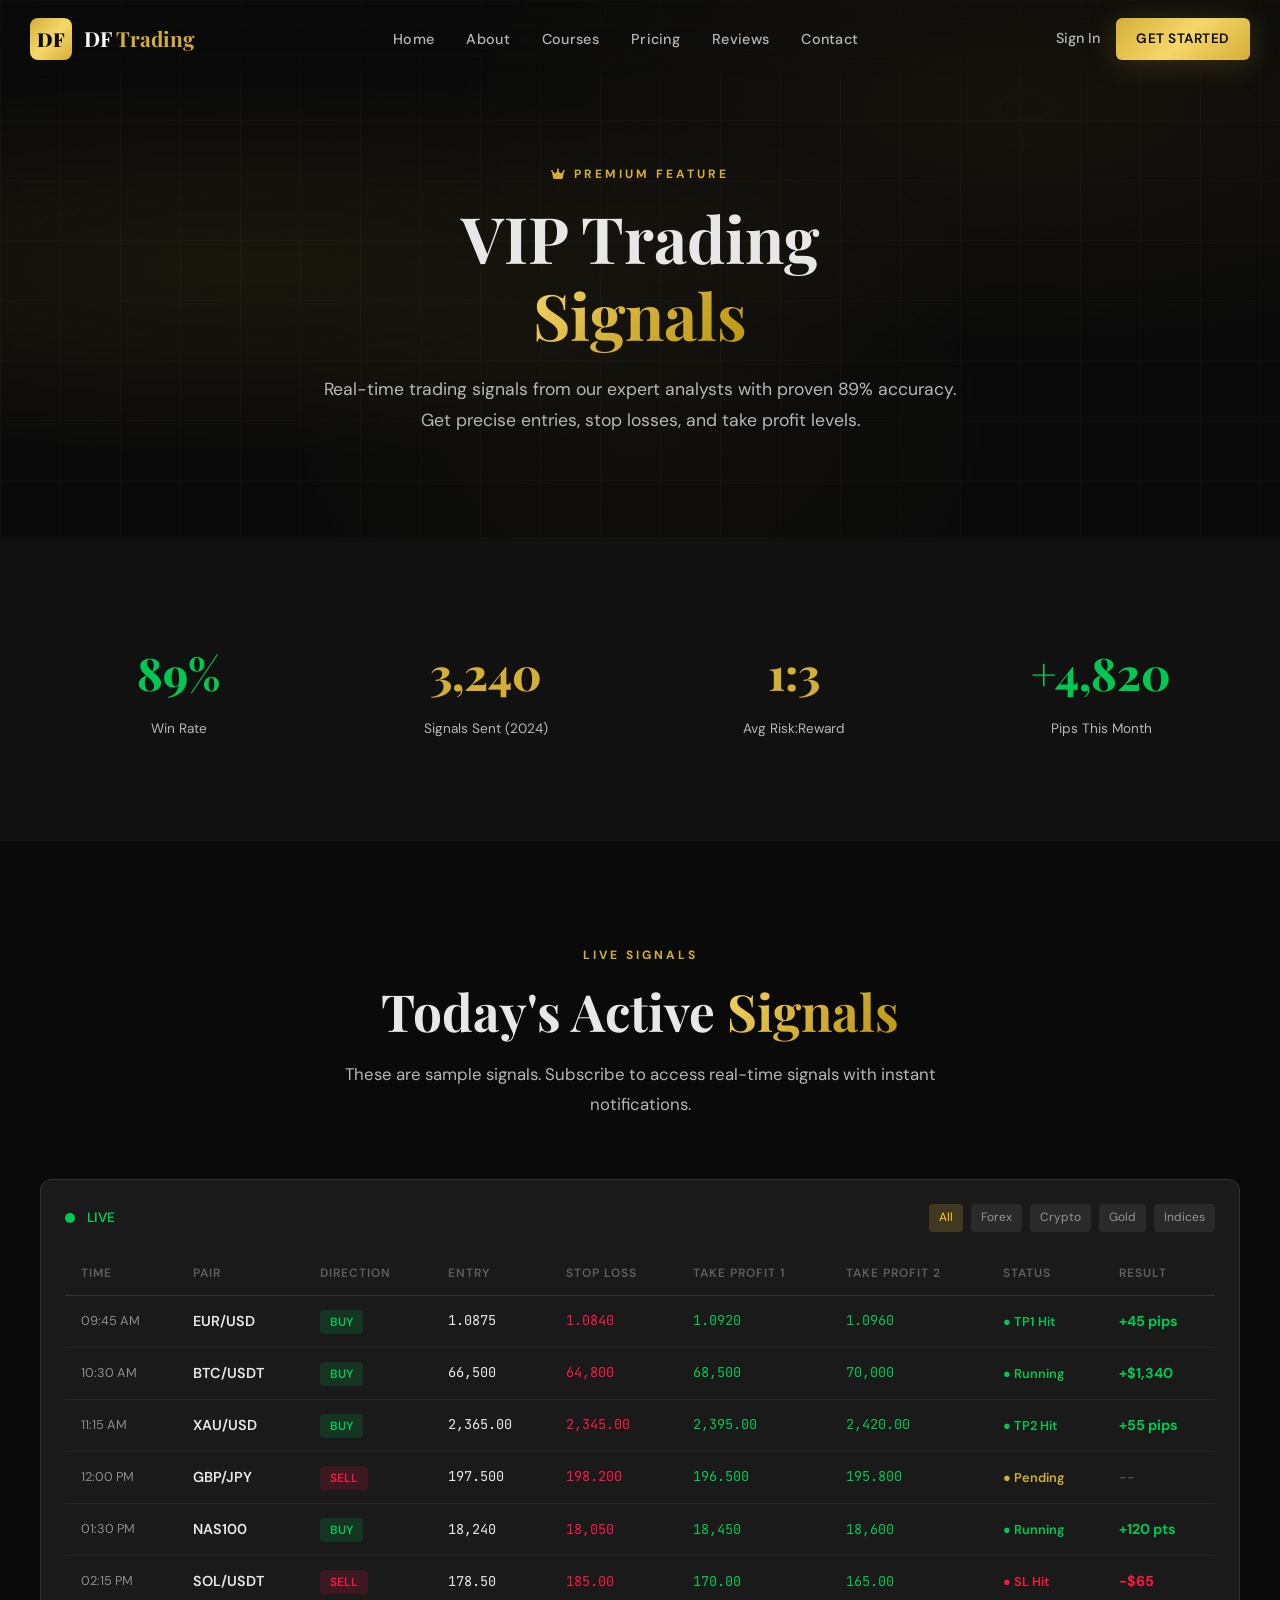
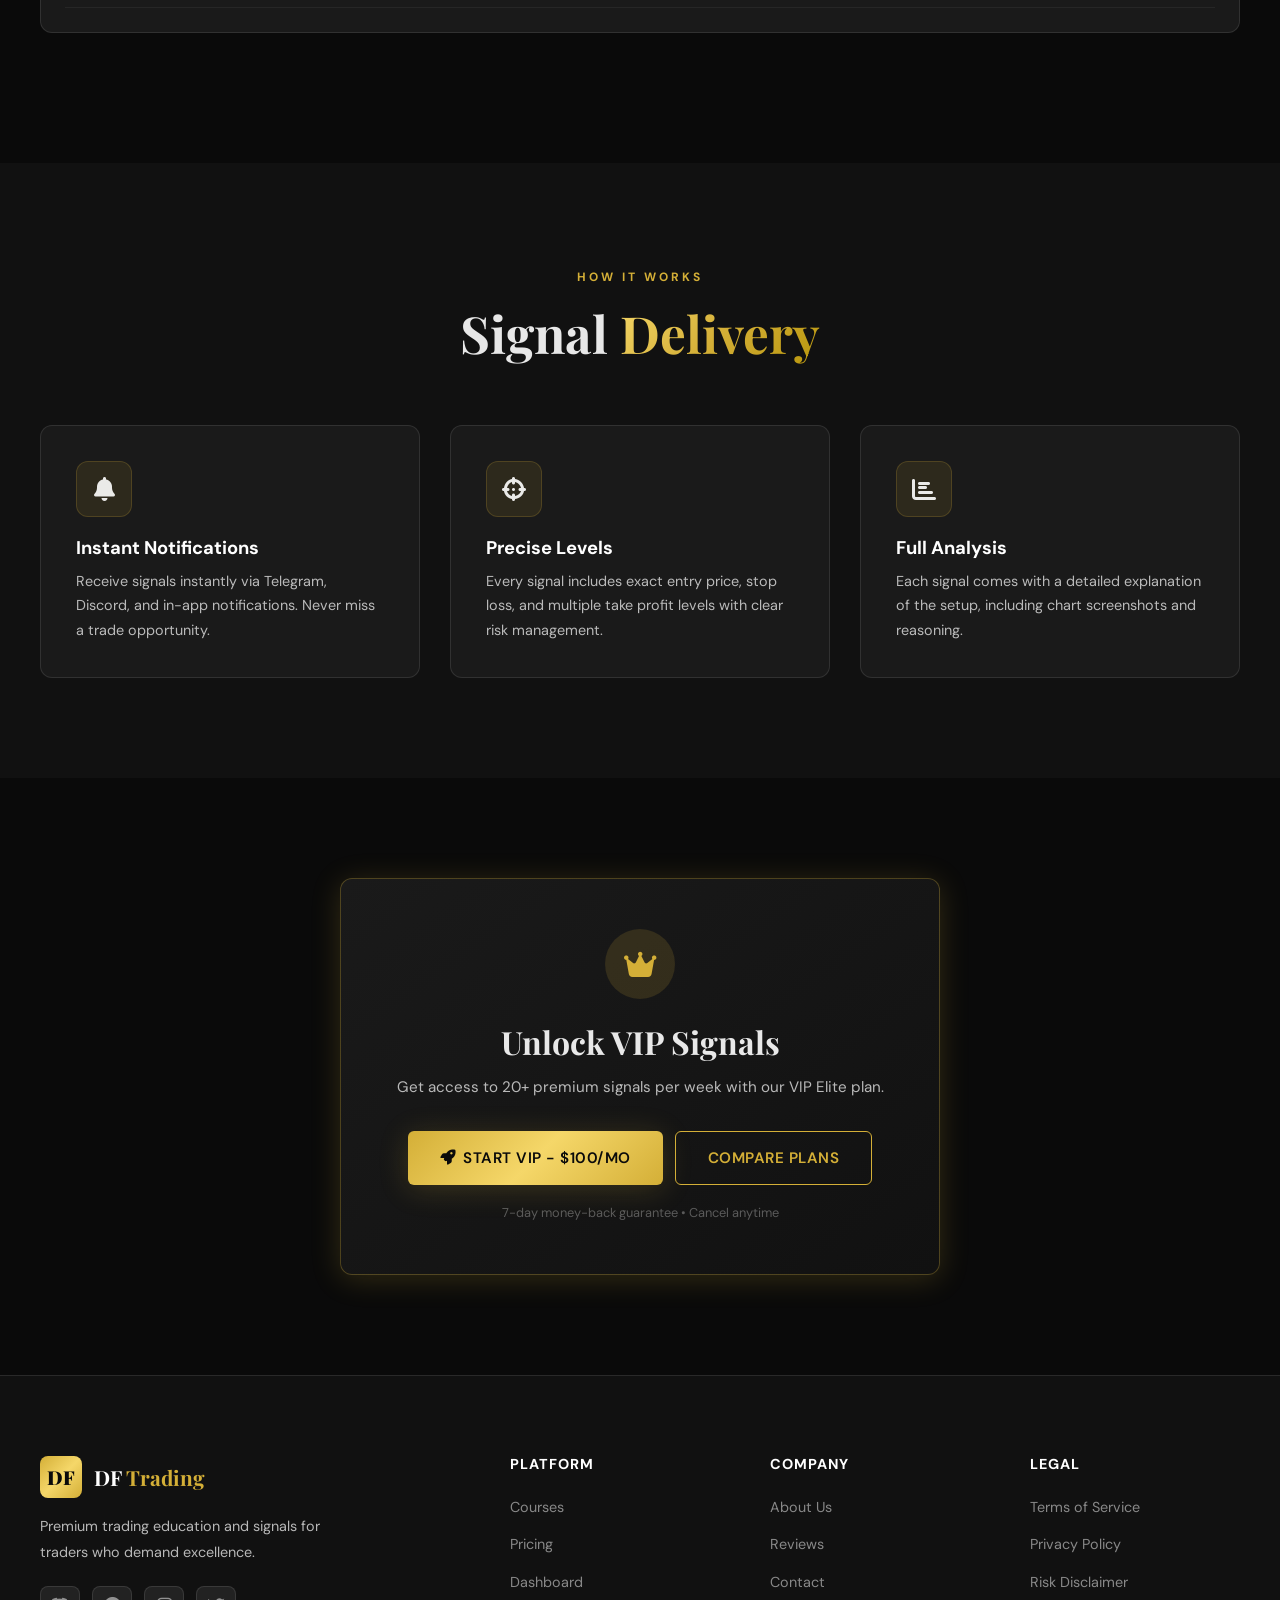
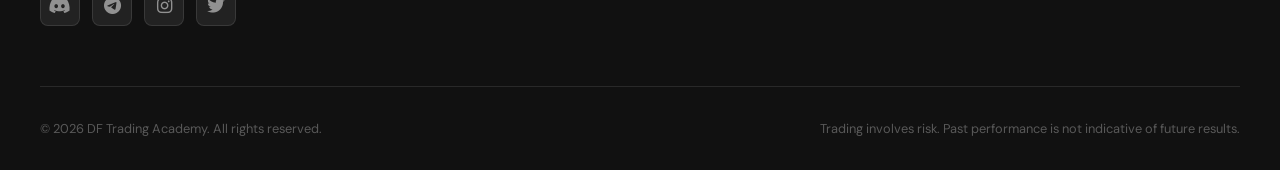
<file: df-trading-academy/pages/signals.html>
<!DOCTYPE html>
<html lang="en">
<head>
  <meta charset="UTF-8">
  <meta name="viewport" content="width=device-width, initial-scale=1.0">
  <title>VIP Signals | DF Trading Academy</title>
  <link rel="stylesheet" href="../css/styles.css">
  <link rel="stylesheet" href="https://cdnjs.cloudflare.com/ajax/libs/font-awesome/6.5.0/css/all.min.css">
</head>
<body>
  <!-- Navigation -->
  <nav class="navbar" id="navbar">
    <div class="nav-container">
      <a href="../index.html" class="nav-logo">
        <div class="nav-logo-icon">DF</div>
        <div class="nav-logo-text">DF <span>Trading</span></div>
      </a>
      <ul class="nav-links">
        <li><a href="../index.html">Home</a></li>
        <li><a href="about.html">About</a></li>
        <li><a href="courses.html">Courses</a></li>
        <li><a href="plans.html">Pricing</a></li>
        <li><a href="testimonials.html">Reviews</a></li>
        <li><a href="contact.html">Contact</a></li>
      </ul>
      <div class="nav-actions">
        <a href="login.html" class="nav-btn-login">Sign In</a>
        <a href="register.html" class="btn btn-gold btn-sm">Get Started</a>
      </div>
      <div class="mobile-toggle" id="mobileToggle"><span></span><span></span><span></span></div>
    </div>
  </nav>

  <!-- Hero -->
  <section class="about-hero">
    <div class="hero-bg"></div>
    <div class="hero-grid"></div>
    <div class="container" style="position:relative;z-index:2;">
      <span class="section-label"><i class="fas fa-crown"></i> Premium Feature</span>
      <h1 style="margin-bottom:20px;">VIP Trading<br><span class="text-gold">Signals</span></h1>
      <p class="section-desc" style="max-width:650px;margin:0 auto;font-size:1.1rem;">
        Real-time trading signals from our expert analysts with proven 89% accuracy. Get precise entries, stop losses, and take profit levels.
      </p>
    </div>
  </section>

  <!-- Signal Stats -->
  <section class="section section-dark">
    <div class="container">
      <div style="display:grid;grid-template-columns:repeat(auto-fit,minmax(200px,1fr));gap:30px;text-align:center;">
        <div class="animate-in">
          <div style="font-family:var(--font-display);font-size:2.8rem;font-weight:800;color:var(--green);">89%</div>
          <p style="font-size:0.85rem;margin-top:8px;">Win Rate</p>
        </div>
        <div class="animate-in">
          <div style="font-family:var(--font-display);font-size:2.8rem;font-weight:800;color:var(--gold-500);">3,240</div>
          <p style="font-size:0.85rem;margin-top:8px;">Signals Sent (2024)</p>
        </div>
        <div class="animate-in">
          <div style="font-family:var(--font-display);font-size:2.8rem;font-weight:800;color:var(--gold-500);">1:3</div>
          <p style="font-size:0.85rem;margin-top:8px;">Avg Risk:Reward</p>
        </div>
        <div class="animate-in">
          <div style="font-family:var(--font-display);font-size:2.8rem;font-weight:800;color:var(--green);">+4,820</div>
          <p style="font-size:0.85rem;margin-top:8px;">Pips This Month</p>
        </div>
      </div>
    </div>
  </section>

  <!-- Live Signals -->
  <section class="section">
    <div class="container">
      <div class="section-header animate-in">
        <span class="section-label">Live Signals</span>
        <h2 class="section-title">Today's Active <span class="text-gold">Signals</span></h2>
        <p class="section-desc">These are sample signals. Subscribe to access real-time signals with instant notifications.</p>
      </div>

      <div class="signals-section animate-in">
        <div class="signals-header">
          <div style="display:flex;gap:12px;align-items:center;">
            <span style="width:10px;height:10px;background:var(--green);border-radius:50%;animation:pulse 2s infinite;"></span>
            <span style="font-size:0.85rem;color:var(--green);font-weight:600;">LIVE</span>
          </div>
          <div style="display:flex;gap:8px;">
            <span class="chart-tf active">All</span>
            <span class="chart-tf">Forex</span>
            <span class="chart-tf">Crypto</span>
            <span class="chart-tf">Gold</span>
            <span class="chart-tf">Indices</span>
          </div>
        </div>
        
        <div style="overflow-x:auto;">
          <table class="signal-table">
            <thead>
              <tr>
                <th>Time</th>
                <th>Pair</th>
                <th>Direction</th>
                <th>Entry</th>
                <th>Stop Loss</th>
                <th>Take Profit 1</th>
                <th>Take Profit 2</th>
                <th>Status</th>
                <th>Result</th>
              </tr>
            </thead>
            <tbody>
              <tr>
                <td style="font-size:0.8rem;color:var(--white-50);">09:45 AM</td>
                <td style="font-weight:600;">EUR/USD</td>
                <td><span class="signal-badge buy">BUY</span></td>
                <td style="font-family:var(--font-mono);font-size:0.85rem;">1.0875</td>
                <td style="font-family:var(--font-mono);font-size:0.85rem;color:var(--red);">1.0840</td>
                <td style="font-family:var(--font-mono);font-size:0.85rem;color:var(--green);">1.0920</td>
                <td style="font-family:var(--font-mono);font-size:0.85rem;color:var(--green);">1.0960</td>
                <td><span style="color:var(--green);font-size:0.8rem;font-weight:600;">● TP1 Hit</span></td>
                <td style="color:var(--green);font-weight:700;">+45 pips</td>
              </tr>
              <tr>
                <td style="font-size:0.8rem;color:var(--white-50);">10:30 AM</td>
                <td style="font-weight:600;">BTC/USDT</td>
                <td><span class="signal-badge buy">BUY</span></td>
                <td style="font-family:var(--font-mono);font-size:0.85rem;">66,500</td>
                <td style="font-family:var(--font-mono);font-size:0.85rem;color:var(--red);">64,800</td>
                <td style="font-family:var(--font-mono);font-size:0.85rem;color:var(--green);">68,500</td>
                <td style="font-family:var(--font-mono);font-size:0.85rem;color:var(--green);">70,000</td>
                <td><span style="color:var(--green);font-size:0.8rem;font-weight:600;">● Running</span></td>
                <td style="color:var(--green);font-weight:700;">+$1,340</td>
              </tr>
              <tr>
                <td style="font-size:0.8rem;color:var(--white-50);">11:15 AM</td>
                <td style="font-weight:600;">XAU/USD</td>
                <td><span class="signal-badge buy">BUY</span></td>
                <td style="font-family:var(--font-mono);font-size:0.85rem;">2,365.00</td>
                <td style="font-family:var(--font-mono);font-size:0.85rem;color:var(--red);">2,345.00</td>
                <td style="font-family:var(--font-mono);font-size:0.85rem;color:var(--green);">2,395.00</td>
                <td style="font-family:var(--font-mono);font-size:0.85rem;color:var(--green);">2,420.00</td>
                <td><span style="color:var(--green);font-size:0.8rem;font-weight:600;">● TP2 Hit</span></td>
                <td style="color:var(--green);font-weight:700;">+55 pips</td>
              </tr>
              <tr>
                <td style="font-size:0.8rem;color:var(--white-50);">12:00 PM</td>
                <td style="font-weight:600;">GBP/JPY</td>
                <td><span class="signal-badge sell">SELL</span></td>
                <td style="font-family:var(--font-mono);font-size:0.85rem;">197.500</td>
                <td style="font-family:var(--font-mono);font-size:0.85rem;color:var(--red);">198.200</td>
                <td style="font-family:var(--font-mono);font-size:0.85rem;color:var(--green);">196.500</td>
                <td style="font-family:var(--font-mono);font-size:0.85rem;color:var(--green);">195.800</td>
                <td><span style="color:var(--gold-500);font-size:0.8rem;font-weight:600;">● Pending</span></td>
                <td style="color:var(--white-30);">--</td>
              </tr>
              <tr>
                <td style="font-size:0.8rem;color:var(--white-50);">01:30 PM</td>
                <td style="font-weight:600;">NAS100</td>
                <td><span class="signal-badge buy">BUY</span></td>
                <td style="font-family:var(--font-mono);font-size:0.85rem;">18,240</td>
                <td style="font-family:var(--font-mono);font-size:0.85rem;color:var(--red);">18,050</td>
                <td style="font-family:var(--font-mono);font-size:0.85rem;color:var(--green);">18,450</td>
                <td style="font-family:var(--font-mono);font-size:0.85rem;color:var(--green);">18,600</td>
                <td><span style="color:var(--green);font-size:0.8rem;font-weight:600;">● Running</span></td>
                <td style="color:var(--green);font-weight:700;">+120 pts</td>
              </tr>
              <tr>
                <td style="font-size:0.8rem;color:var(--white-50);">02:15 PM</td>
                <td style="font-weight:600;">SOL/USDT</td>
                <td><span class="signal-badge sell">SELL</span></td>
                <td style="font-family:var(--font-mono);font-size:0.85rem;">178.50</td>
                <td style="font-family:var(--font-mono);font-size:0.85rem;color:var(--red);">185.00</td>
                <td style="font-family:var(--font-mono);font-size:0.85rem;color:var(--green);">170.00</td>
                <td style="font-family:var(--font-mono);font-size:0.85rem;color:var(--green);">165.00</td>
                <td><span style="color:var(--red);font-size:0.8rem;font-weight:600;">● SL Hit</span></td>
                <td style="color:var(--red);font-weight:700;">-$65</td>
              </tr>
            </tbody>
          </table>
        </div>
      </div>
    </div>
  </section>

  <!-- How It Works -->
  <section class="section section-dark">
    <div class="container">
      <div class="section-header animate-in">
        <span class="section-label">How It Works</span>
        <h2 class="section-title">Signal <span class="text-gold">Delivery</span></h2>
      </div>
      
      <div class="features-grid">
        <div class="card feature-card animate-in">
          <div class="feature-icon"><i class="fas fa-bell"></i></div>
          <h4 class="feature-title">Instant Notifications</h4>
          <p class="feature-desc">Receive signals instantly via Telegram, Discord, and in-app notifications. Never miss a trade opportunity.</p>
        </div>
        <div class="card feature-card animate-in">
          <div class="feature-icon"><i class="fas fa-crosshairs"></i></div>
          <h4 class="feature-title">Precise Levels</h4>
          <p class="feature-desc">Every signal includes exact entry price, stop loss, and multiple take profit levels with clear risk management.</p>
        </div>
        <div class="card feature-card animate-in">
          <div class="feature-icon"><i class="fas fa-chart-bar"></i></div>
          <h4 class="feature-title">Full Analysis</h4>
          <p class="feature-desc">Each signal comes with a detailed explanation of the setup, including chart screenshots and reasoning.</p>
        </div>
      </div>
    </div>
  </section>

  <!-- Pricing CTA -->
  <section class="section" style="text-align:center;">
    <div class="container animate-in">
      <div class="card card-premium" style="max-width:600px;margin:0 auto;padding:50px 40px;text-align:center;">
        <div style="width:70px;height:70px;background:rgba(212,175,55,0.15);border-radius:50%;display:flex;align-items:center;justify-content:center;margin:0 auto 24px;">
          <i class="fas fa-crown" style="font-size:1.8rem;color:var(--gold-500);"></i>
        </div>
        <h3 style="margin-bottom:12px;">Unlock VIP Signals</h3>
        <p style="font-size:0.95rem;margin-bottom:30px;">Get access to 20+ premium signals per week with our VIP Elite plan.</p>
        <div style="display:flex;gap:12px;justify-content:center;flex-wrap:wrap;">
          <a href="register.html" class="btn btn-gold"><i class="fas fa-rocket"></i> Start VIP - $100/mo</a>
          <a href="plans.html" class="btn btn-outline">Compare Plans</a>
        </div>
        <p style="font-size:0.8rem;color:var(--white-30);margin-top:16px;">7-day money-back guarantee &bull; Cancel anytime</p>
      </div>
    </div>
  </section>

  <!-- Footer -->
  <footer class="footer">
    <div class="footer-grid">
      <div class="footer-brand">
        <a href="../index.html" class="nav-logo">
          <div class="nav-logo-icon">DF</div>
          <div class="nav-logo-text">DF <span>Trading</span></div>
        </a>
        <p>Premium trading education and signals for traders who demand excellence.</p>
        <div class="footer-socials">
          <a href="#" class="footer-social"><i class="fab fa-discord"></i></a>
          <a href="#" class="footer-social"><i class="fab fa-telegram"></i></a>
          <a href="#" class="footer-social"><i class="fab fa-instagram"></i></a>
          <a href="#" class="footer-social"><i class="fab fa-twitter"></i></a>
        </div>
      </div>
      <div class="footer-col"><h4>Platform</h4><ul><li><a href="courses.html">Courses</a></li><li><a href="plans.html">Pricing</a></li><li><a href="dashboard.html">Dashboard</a></li></ul></div>
      <div class="footer-col"><h4>Company</h4><ul><li><a href="about.html">About Us</a></li><li><a href="testimonials.html">Reviews</a></li><li><a href="contact.html">Contact</a></li></ul></div>
      <div class="footer-col"><h4>Legal</h4><ul><li><a href="#">Terms of Service</a></li><li><a href="#">Privacy Policy</a></li><li><a href="#">Risk Disclaimer</a></li></ul></div>
    </div>
    <div class="footer-bottom">
      <p>&copy; 2024 DF Trading Academy. All rights reserved.</p>
      <p>Trading involves risk. Past performance is not indicative of future results.</p>
    </div>
  </footer>

  <script src="../js/main.js"></script>
</body>
</html>
</file>
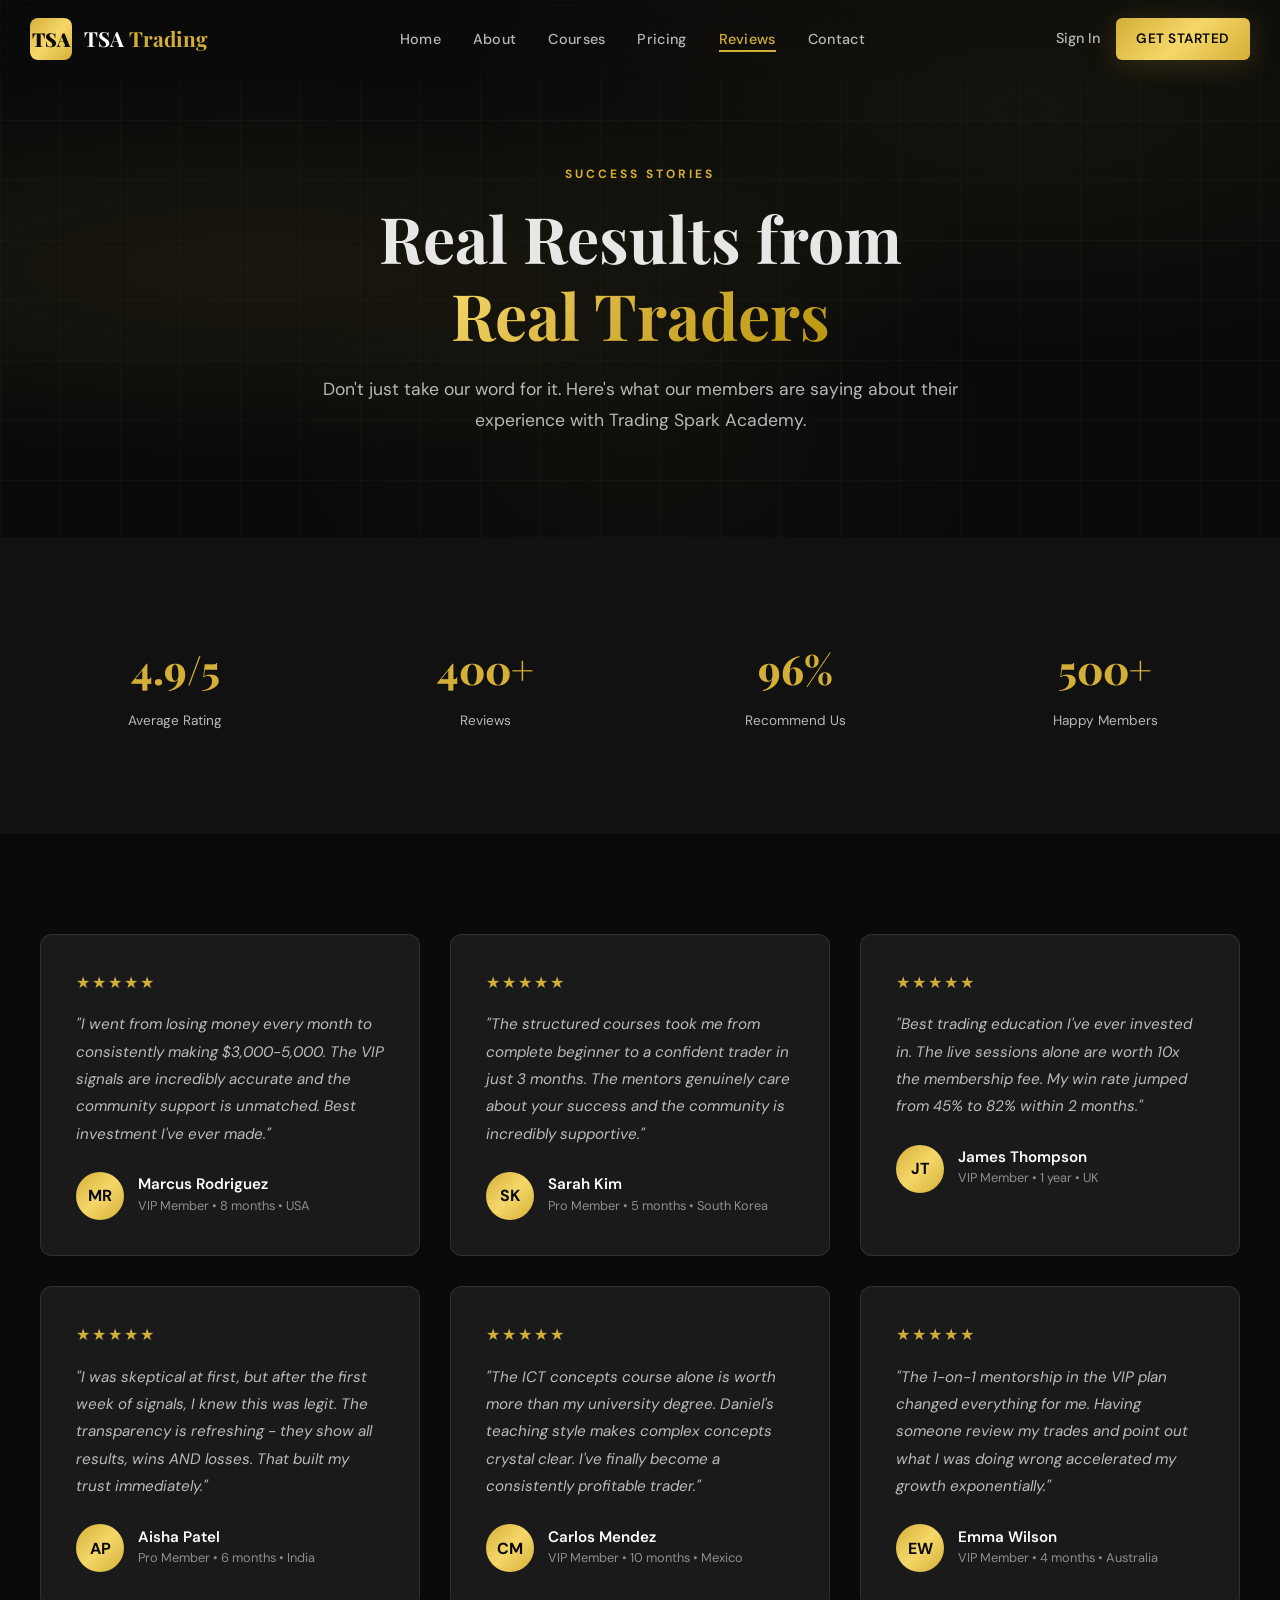
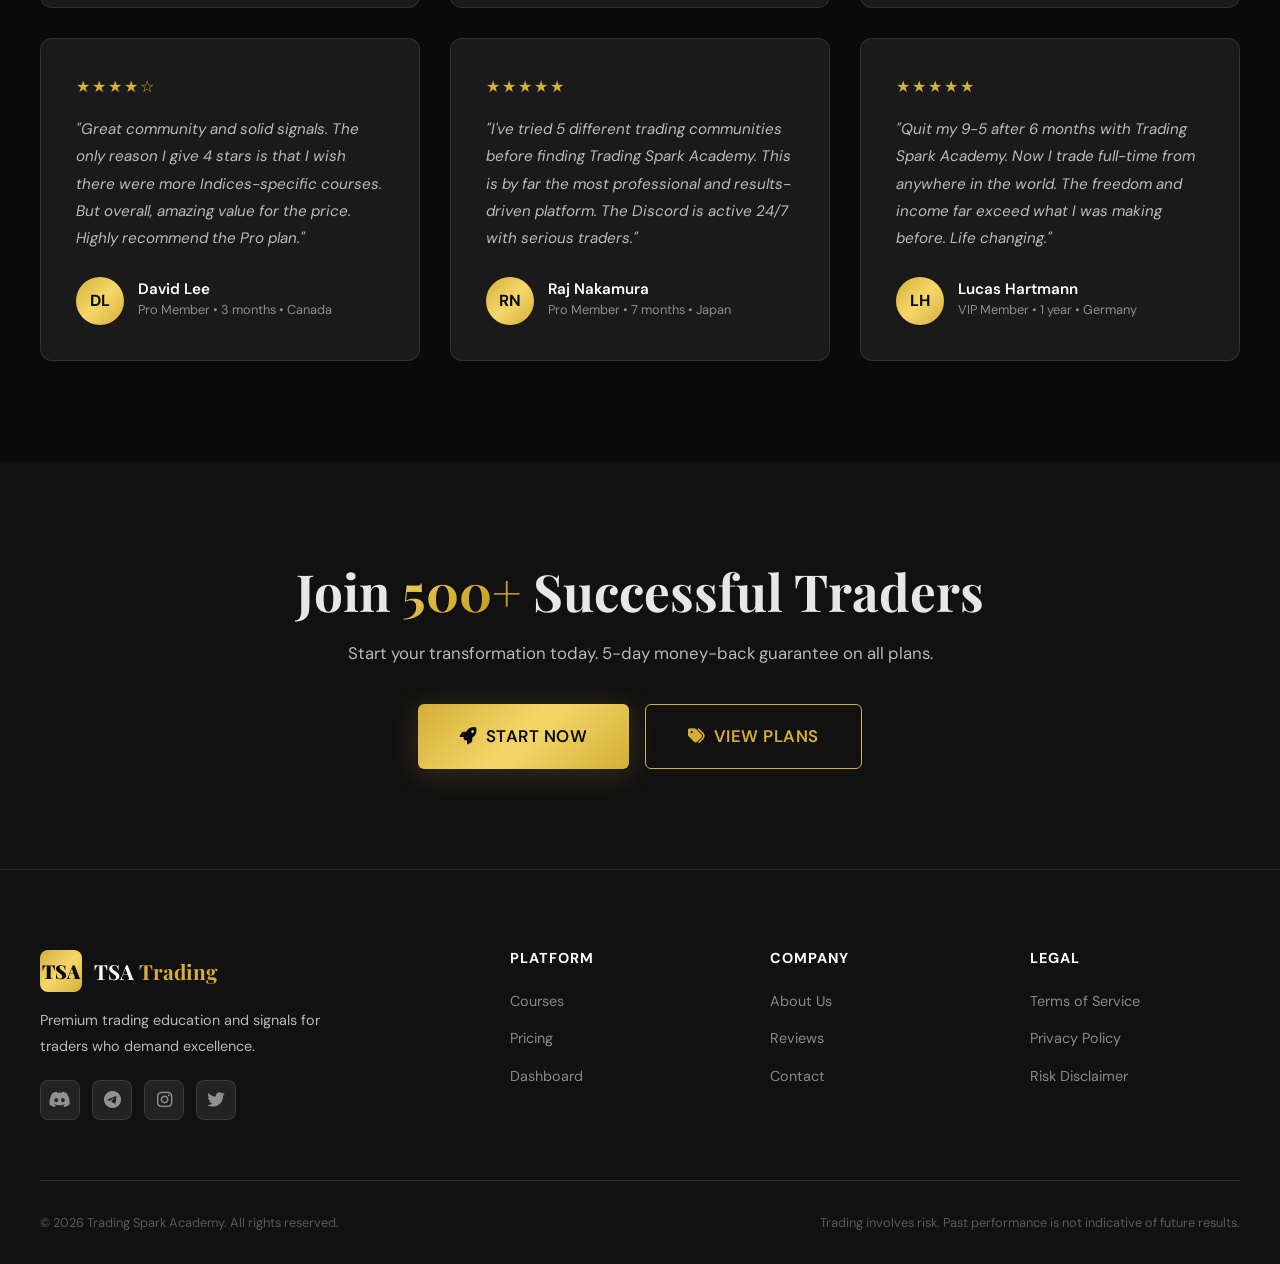
<file: df-trading-academy/pages/testimonials.html>
<!DOCTYPE html>
<html lang="en">
<head>
  <meta charset="UTF-8">
  <meta name="viewport" content="width=device-width, initial-scale=1.0">
  <title>Testimonials | Trading Spark Academy</title>
  <link rel="stylesheet" href="../css/styles.css">
  <link rel="stylesheet" href="https://cdnjs.cloudflare.com/ajax/libs/font-awesome/6.5.0/css/all.min.css">
</head>
<body>
  <!-- Navigation -->
  <nav class="navbar" id="navbar">
    <div class="nav-container">
      <a href="../index.html" class="nav-logo">
        <div class="nav-logo-icon">TSA</div>
        <div class="nav-logo-text">TSA <span>Trading</span></div>
      </a>
      <ul class="nav-links">
        <li><a href="../index.html">Home</a></li>
        <li><a href="about.html">About</a></li>
        <li><a href="courses.html">Courses</a></li>
        <li><a href="plans.html">Pricing</a></li>
        <li><a href="testimonials.html" class="active">Reviews</a></li>
        <li><a href="contact.html">Contact</a></li>
      </ul>
      <div class="nav-actions">
        <a href="login.html" class="nav-btn-login">Sign In</a>
        <a href="register.html" class="btn btn-gold btn-sm">Get Started</a>
      </div>
      <div class="mobile-toggle" id="mobileToggle"><span></span><span></span><span></span></div>
    </div>
  </nav>

  <!-- Hero -->
  <section class="about-hero">
    <div class="hero-bg"></div>
    <div class="hero-grid"></div>
    <div class="container" style="position:relative;z-index:2;">
      <span class="section-label">Success Stories</span>
      <h1 style="margin-bottom:20px;">Real Results from<br><span class="text-gold">Real Traders</span></h1>
      <p class="section-desc" style="max-width:650px;margin:0 auto;font-size:1.1rem;">
        Don't just take our word for it. Here's what our members are saying about their experience with Trading Spark Academy.
      </p>
    </div>
  </section>

  <!-- Stats -->
  <section class="section section-dark">
    <div class="container">
      <div style="display:grid;grid-template-columns:repeat(auto-fit,minmax(180px,1fr));gap:40px;text-align:center;">
        <div class="animate-in">
          <div style="font-family:var(--font-display);font-size:2.5rem;font-weight:800;color:var(--gold-500);">4.9/5</div>
          <p style="font-size:0.85rem;margin-top:8px;">Average Rating</p>
        </div>
        <div class="animate-in">
          <div style="font-family:var(--font-display);font-size:2.5rem;font-weight:800;color:var(--gold-500);">400+</div>
          <p style="font-size:0.85rem;margin-top:8px;">Reviews</p>
        </div>
        <div class="animate-in">
          <div style="font-family:var(--font-display);font-size:2.5rem;font-weight:800;color:var(--gold-500);">96%</div>
          <p style="font-size:0.85rem;margin-top:8px;">Recommend Us</p>
        </div>
        <div class="animate-in">
          <div style="font-family:var(--font-display);font-size:2.5rem;font-weight:800;color:var(--gold-500);">500+</div>
          <p style="font-size:0.85rem;margin-top:8px;">Happy Members</p>
        </div>
      </div>
    </div>
  </section>

  <!-- Testimonials -->
  <section class="section">
    <div class="container">
      <div class="testimonials-grid">
        <div class="card testimonial-card animate-in">
          <div class="testimonial-stars">&#9733;&#9733;&#9733;&#9733;&#9733;</div>
          <p class="testimonial-text">"I went from losing money every month to consistently making $3,000-5,000. The VIP signals are incredibly accurate and the community support is unmatched. Best investment I've ever made."</p>
          <div class="testimonial-author">
            <div class="testimonial-avatar">MR</div>
            <div class="testimonial-info">
              <h5>Marcus Rodriguez</h5>
              <p>VIP Member &bull; 8 months &bull; USA</p>
            </div>
          </div>
        </div>
        
        <div class="card testimonial-card animate-in">
          <div class="testimonial-stars">&#9733;&#9733;&#9733;&#9733;&#9733;</div>
          <p class="testimonial-text">"The structured courses took me from complete beginner to a confident trader in just 3 months. The mentors genuinely care about your success and the community is incredibly supportive."</p>
          <div class="testimonial-author">
            <div class="testimonial-avatar">SK</div>
            <div class="testimonial-info">
              <h5>Sarah Kim</h5>
              <p>Pro Member &bull; 5 months &bull; South Korea</p>
            </div>
          </div>
        </div>
        
        <div class="card testimonial-card animate-in">
          <div class="testimonial-stars">&#9733;&#9733;&#9733;&#9733;&#9733;</div>
          <p class="testimonial-text">"Best trading education I've ever invested in. The live sessions alone are worth 10x the membership fee. My win rate jumped from 45% to 82% within 2 months."</p>
          <div class="testimonial-author">
            <div class="testimonial-avatar">JT</div>
            <div class="testimonial-info">
              <h5>James Thompson</h5>
              <p>VIP Member &bull; 1 year &bull; UK</p>
            </div>
          </div>
        </div>
        
        <div class="card testimonial-card animate-in">
          <div class="testimonial-stars">&#9733;&#9733;&#9733;&#9733;&#9733;</div>
          <p class="testimonial-text">"I was skeptical at first, but after the first week of signals, I knew this was legit. The transparency is refreshing - they show all results, wins AND losses. That built my trust immediately."</p>
          <div class="testimonial-author">
            <div class="testimonial-avatar">AP</div>
            <div class="testimonial-info">
              <h5>Aisha Patel</h5>
              <p>Pro Member &bull; 6 months &bull; India</p>
            </div>
          </div>
        </div>
        
        <div class="card testimonial-card animate-in">
          <div class="testimonial-stars">&#9733;&#9733;&#9733;&#9733;&#9733;</div>
          <p class="testimonial-text">"The ICT concepts course alone is worth more than my university degree. Daniel's teaching style makes complex concepts crystal clear. I've finally become a consistently profitable trader."</p>
          <div class="testimonial-author">
            <div class="testimonial-avatar">CM</div>
            <div class="testimonial-info">
              <h5>Carlos Mendez</h5>
              <p>VIP Member &bull; 10 months &bull; Mexico</p>
            </div>
          </div>
        </div>
        
        <div class="card testimonial-card animate-in">
          <div class="testimonial-stars">&#9733;&#9733;&#9733;&#9733;&#9733;</div>
          <p class="testimonial-text">"The 1-on-1 mentorship in the VIP plan changed everything for me. Having someone review my trades and point out what I was doing wrong accelerated my growth exponentially."</p>
          <div class="testimonial-author">
            <div class="testimonial-avatar">EW</div>
            <div class="testimonial-info">
              <h5>Emma Wilson</h5>
              <p>VIP Member &bull; 4 months &bull; Australia</p>
            </div>
          </div>
        </div>
        
        <div class="card testimonial-card animate-in">
          <div class="testimonial-stars">&#9733;&#9733;&#9733;&#9733;&#9734;</div>
          <p class="testimonial-text">"Great community and solid signals. The only reason I give 4 stars is that I wish there were more Indices-specific courses. But overall, amazing value for the price. Highly recommend the Pro plan."</p>
          <div class="testimonial-author">
            <div class="testimonial-avatar">DL</div>
            <div class="testimonial-info">
              <h5>David Lee</h5>
              <p>Pro Member &bull; 3 months &bull; Canada</p>
            </div>
          </div>
        </div>
        
        <div class="card testimonial-card animate-in">
          <div class="testimonial-stars">&#9733;&#9733;&#9733;&#9733;&#9733;</div>
          <p class="testimonial-text">"I've tried 5 different trading communities before finding Trading Spark Academy. This is by far the most professional and results-driven platform. The Discord is active 24/7 with serious traders."</p>
          <div class="testimonial-author">
            <div class="testimonial-avatar">RN</div>
            <div class="testimonial-info">
              <h5>Raj Nakamura</h5>
              <p>Pro Member &bull; 7 months &bull; Japan</p>
            </div>
          </div>
        </div>
        
        <div class="card testimonial-card animate-in">
          <div class="testimonial-stars">&#9733;&#9733;&#9733;&#9733;&#9733;</div>
          <p class="testimonial-text">"Quit my 9-5 after 6 months with Trading Spark Academy. Now I trade full-time from anywhere in the world. The freedom and income far exceed what I was making before. Life changing."</p>
          <div class="testimonial-author">
            <div class="testimonial-avatar">LH</div>
            <div class="testimonial-info">
              <h5>Lucas Hartmann</h5>
              <p>VIP Member &bull; 1 year &bull; Germany</p>
            </div>
          </div>
        </div>
      </div>
    </div>
  </section>

  <!-- CTA -->
  <section class="section section-dark" style="text-align:center;">
    <div class="container animate-in">
      <h2 style="margin-bottom:16px;">Join <span class="text-gold">500+</span> Successful Traders</h2>
      <p class="section-desc" style="margin-bottom:36px;">Start your transformation today. 5-day money-back guarantee on all plans.</p>
      <div style="display:flex;gap:16px;justify-content:center;flex-wrap:wrap;">
        <a href="register.html" class="btn btn-gold btn-lg"><i class="fas fa-rocket"></i> Start Now</a>
        <a href="plans.html" class="btn btn-outline btn-lg"><i class="fas fa-tags"></i> View Plans</a>
      </div>
    </div>
  </section>

  <!-- Footer -->
  <footer class="footer">
    <div class="footer-grid">
      <div class="footer-brand">
        <a href="../index.html" class="nav-logo">
          <div class="nav-logo-icon">TSA</div>
          <div class="nav-logo-text">TSA <span>Trading</span></div>
        </a>
        <p>Premium trading education and signals for traders who demand excellence.</p>
        <div class="footer-socials">
          <a href="#" class="footer-social"><i class="fab fa-discord"></i></a>
          <a href="#" class="footer-social"><i class="fab fa-telegram"></i></a>
          <a href="#" class="footer-social"><i class="fab fa-instagram"></i></a>
          <a href="#" class="footer-social"><i class="fab fa-twitter"></i></a>
        </div>
      </div>
      <div class="footer-col"><h4>Platform</h4><ul><li><a href="courses.html">Courses</a></li><li><a href="plans.html">Pricing</a></li><li><a href="dashboard.html">Dashboard</a></li></ul></div>
      <div class="footer-col"><h4>Company</h4><ul><li><a href="about.html">About Us</a></li><li><a href="testimonials.html">Reviews</a></li><li><a href="contact.html">Contact</a></li></ul></div>
      <div class="footer-col"><h4>Legal</h4><ul><li><a href="#">Terms of Service</a></li><li><a href="#">Privacy Policy</a></li><li><a href="#">Risk Disclaimer</a></li></ul></div>
    </div>
    <div class="footer-bottom">
      <p>&copy; 2024 Trading Spark Academy. All rights reserved.</p>
      <p>Trading involves risk. Past performance is not indicative of future results.</p>
    </div>
  </footer>

  <script src="../js/main.js"></script>
</body>
</html>
</file>
<file: df-trading-academy/css/styles.css>
/* ═══════════════════════════════════════════════════════════════
   DF TRADING ACADEMY - Premium Design System
   Black & Gold Luxury Trading Platform
   ═══════════════════════════════════════════════════════════════ */

@import url('https://fonts.googleapis.com/css2?family=Playfair+Display:wght@400;500;600;700;800;900&family=DM+Sans:wght@300;400;500;600;700&family=JetBrains+Mono:wght@300;400;500;600&display=swap');

/* ─── CSS Variables ─── */
:root {
  --gold-100: #fff8e1;
  --gold-200: #ffe082;
  --gold-300: #ffd54f;
  --gold-400: #ffca28;
  --gold-500: #d4af37;
  --gold-600: #b8960c;
  --gold-700: #8b6914;
  --gold-gradient: linear-gradient(135deg, #d4af37 0%, #f5d769 50%, #d4af37 100%);
  --gold-gradient-text: linear-gradient(135deg, #f5d769 0%, #d4af37 50%, #b8960c 100%);
  --gold-shimmer: linear-gradient(90deg, transparent 0%, rgba(212,175,55,0.3) 50%, transparent 100%);
  
  --black-900: #0a0a0a;
  --black-800: #111111;
  --black-700: #1a1a1a;
  --black-600: #222222;
  --black-500: #2a2a2a;
  --black-400: #333333;
  --black-300: #444444;
  
  --white: #ffffff;
  --white-90: rgba(255,255,255,0.9);
  --white-70: rgba(255,255,255,0.7);
  --white-50: rgba(255,255,255,0.5);
  --white-30: rgba(255,255,255,0.3);
  --white-10: rgba(255,255,255,0.1);
  
  --green: #00c853;
  --red: #ff1744;
  --blue: #2196f3;
  
  --font-display: 'Playfair Display', serif;
  --font-body: 'DM Sans', sans-serif;
  --font-mono: 'JetBrains Mono', monospace;
  
  --radius-sm: 6px;
  --radius-md: 12px;
  --radius-lg: 20px;
  --radius-xl: 30px;
  
  --shadow-sm: 0 2px 8px rgba(0,0,0,0.3);
  --shadow-md: 0 4px 20px rgba(0,0,0,0.4);
  --shadow-lg: 0 8px 40px rgba(0,0,0,0.5);
  --shadow-gold: 0 4px 30px rgba(212,175,55,0.2);
  --shadow-gold-lg: 0 8px 50px rgba(212,175,55,0.3);
  
  --transition-fast: 0.2s cubic-bezier(0.4, 0, 0.2, 1);
  --transition-med: 0.4s cubic-bezier(0.4, 0, 0.2, 1);
  --transition-slow: 0.6s cubic-bezier(0.4, 0, 0.2, 1);
}

/* ─── Reset & Base ─── */
*, *::before, *::after {
  margin: 0;
  padding: 0;
  box-sizing: border-box;
}

html {
  scroll-behavior: smooth;
  font-size: 16px;
}

body {
  font-family: var(--font-body);
  background: var(--black-900);
  color: var(--white-90);
  line-height: 1.6;
  overflow-x: hidden;
  -webkit-font-smoothing: antialiased;
  -moz-osx-font-smoothing: grayscale;
}

/* ─── Scrollbar ─── */
::-webkit-scrollbar {
  width: 8px;
}
::-webkit-scrollbar-track {
  background: var(--black-800);
}
::-webkit-scrollbar-thumb {
  background: var(--gold-500);
  border-radius: 4px;
}
::-webkit-scrollbar-thumb:hover {
  background: var(--gold-400);
}

/* ─── Selection ─── */
::selection {
  background: rgba(212,175,55,0.3);
  color: var(--white);
}

/* ─── Typography ─── */
h1, h2, h3, h4, h5, h6 {
  font-family: var(--font-display);
  font-weight: 700;
  line-height: 1.2;
}

h1 { font-size: clamp(2.5rem, 5vw, 4.5rem); }
h2 { font-size: clamp(2rem, 4vw, 3.5rem); }
h3 { font-size: clamp(1.5rem, 3vw, 2rem); }
h4 { font-size: clamp(1.2rem, 2vw, 1.5rem); }

p {
  color: var(--white-70);
  font-size: 1rem;
  line-height: 1.8;
}

.text-gold {
  background: var(--gold-gradient-text);
  -webkit-background-clip: text;
  -webkit-text-fill-color: transparent;
  background-clip: text;
}

.text-shimmer {
  background: linear-gradient(90deg, var(--gold-500), var(--gold-300), var(--gold-500));
  background-size: 200% auto;
  -webkit-background-clip: text;
  -webkit-text-fill-color: transparent;
  background-clip: text;
  animation: shimmer 3s linear infinite;
}

@keyframes shimmer {
  to { background-position: 200% center; }
}

/* ─── Buttons ─── */
.btn {
  display: inline-flex;
  align-items: center;
  gap: 8px;
  padding: 14px 32px;
  font-family: var(--font-body);
  font-size: 0.95rem;
  font-weight: 600;
  text-decoration: none;
  border: none;
  border-radius: var(--radius-sm);
  cursor: pointer;
  transition: all var(--transition-fast);
  position: relative;
  overflow: hidden;
  letter-spacing: 0.5px;
  text-transform: uppercase;
}

.btn::before {
  content: '';
  position: absolute;
  top: 0;
  left: -100%;
  width: 100%;
  height: 100%;
  background: linear-gradient(90deg, transparent, rgba(255,255,255,0.15), transparent);
  transition: left 0.5s;
}

.btn:hover::before {
  left: 100%;
}

.btn-gold {
  background: var(--gold-gradient);
  color: var(--black-900);
  box-shadow: var(--shadow-gold);
}

.btn-gold:hover {
  transform: translateY(-2px);
  box-shadow: var(--shadow-gold-lg);
}

.btn-outline {
  background: transparent;
  color: var(--gold-500);
  border: 1.5px solid var(--gold-500);
}

.btn-outline:hover {
  background: rgba(212,175,55,0.1);
  transform: translateY(-2px);
  box-shadow: var(--shadow-gold);
}

.btn-dark {
  background: var(--black-600);
  color: var(--white-90);
  border: 1px solid var(--white-10);
}

.btn-dark:hover {
  background: var(--black-500);
  border-color: var(--gold-500);
  transform: translateY(-2px);
}

.btn-lg {
  padding: 18px 42px;
  font-size: 1.05rem;
}

.btn-sm {
  padding: 10px 20px;
  font-size: 0.85rem;
}

/* ─── Cards ─── */
.card {
  background: var(--black-700);
  border: 1px solid var(--white-10);
  border-radius: var(--radius-md);
  padding: 30px;
  transition: all var(--transition-med);
  position: relative;
  overflow: hidden;
}

.card::before {
  content: '';
  position: absolute;
  top: 0;
  left: 0;
  right: 0;
  height: 2px;
  background: var(--gold-gradient);
  opacity: 0;
  transition: opacity var(--transition-med);
}

.card:hover {
  transform: translateY(-5px);
  border-color: rgba(212,175,55,0.3);
  box-shadow: var(--shadow-gold);
}

.card:hover::before {
  opacity: 1;
}

.card-premium {
  background: linear-gradient(145deg, var(--black-700) 0%, var(--black-800) 100%);
  border: 1px solid rgba(212,175,55,0.3);
  box-shadow: var(--shadow-gold);
}

/* ─── Navigation ─── */
.navbar {
  position: fixed;
  top: 0;
  left: 0;
  right: 0;
  z-index: 1000;
  padding: 18px 0;
  transition: all var(--transition-med);
  backdrop-filter: blur(20px);
  -webkit-backdrop-filter: blur(20px);
}

.navbar.scrolled {
  padding: 12px 0;
  background: rgba(10,10,10,0.95);
  border-bottom: 1px solid var(--white-10);
}

.nav-container {
  max-width: 1300px;
  margin: 0 auto;
  padding: 0 30px;
  display: flex;
  align-items: center;
  justify-content: space-between;
}

.nav-logo {
  display: flex;
  align-items: center;
  gap: 12px;
  text-decoration: none;
}

.nav-logo-icon {
  width: 42px;
  height: 42px;
  background: var(--gold-gradient);
  border-radius: 8px;
  display: flex;
  align-items: center;
  justify-content: center;
  font-family: var(--font-display);
  font-weight: 900;
  font-size: 1.2rem;
  color: var(--black-900);
}

.nav-logo-text {
  font-family: var(--font-display);
  font-size: 1.3rem;
  font-weight: 700;
  color: var(--white);
}

.nav-logo-text span {
  color: var(--gold-500);
}

.nav-links {
  display: flex;
  align-items: center;
  gap: 32px;
  list-style: none;
}

.nav-links a {
  color: var(--white-70);
  text-decoration: none;
  font-size: 0.9rem;
  font-weight: 500;
  letter-spacing: 0.3px;
  transition: color var(--transition-fast);
  position: relative;
}

.nav-links a::after {
  content: '';
  position: absolute;
  bottom: -4px;
  left: 0;
  width: 0;
  height: 2px;
  background: var(--gold-500);
  transition: width var(--transition-fast);
}

.nav-links a:hover {
  color: var(--gold-400);
}

.nav-links a:hover::after {
  width: 100%;
}

.nav-links a.active {
  color: var(--gold-500);
}

.nav-links a.active::after {
  width: 100%;
}

.nav-actions {
  display: flex;
  align-items: center;
  gap: 16px;
}

.nav-btn-login {
  color: var(--white-70);
  text-decoration: none;
  font-size: 0.9rem;
  font-weight: 500;
  transition: color var(--transition-fast);
}

.nav-btn-login:hover {
  color: var(--gold-400);
}

/* Mobile Menu */
.mobile-toggle {
  display: none;
  flex-direction: column;
  gap: 5px;
  cursor: pointer;
  padding: 5px;
}

.mobile-toggle span {
  width: 25px;
  height: 2px;
  background: var(--gold-500);
  transition: all var(--transition-fast);
}

/* ─── Hero Section ─── */
.hero {
  min-height: 100vh;
  display: flex;
  align-items: center;
  position: relative;
  overflow: hidden;
  padding: 120px 30px 80px;
}

.hero-bg {
  position: absolute;
  inset: 0;
  background: 
    radial-gradient(ellipse at 20% 50%, rgba(212,175,55,0.08) 0%, transparent 50%),
    radial-gradient(ellipse at 80% 20%, rgba(212,175,55,0.05) 0%, transparent 40%),
    radial-gradient(ellipse at 50% 80%, rgba(212,175,55,0.03) 0%, transparent 40%);
}

.hero-grid {
  position: absolute;
  inset: 0;
  background-image: 
    linear-gradient(rgba(212,175,55,0.03) 1px, transparent 1px),
    linear-gradient(90deg, rgba(212,175,55,0.03) 1px, transparent 1px);
  background-size: 60px 60px;
  animation: gridMove 20s linear infinite;
}

@keyframes gridMove {
  0% { transform: translate(0, 0); }
  100% { transform: translate(60px, 60px); }
}

.hero-content {
  max-width: 1300px;
  margin: 0 auto;
  display: grid;
  grid-template-columns: 1fr 1fr;
  gap: 60px;
  align-items: center;
  position: relative;
  z-index: 2;
}

.hero-text {
  animation: fadeInUp 1s ease-out;
}

.hero-badge {
  display: inline-flex;
  align-items: center;
  gap: 8px;
  padding: 8px 16px;
  background: rgba(212,175,55,0.1);
  border: 1px solid rgba(212,175,55,0.3);
  border-radius: 50px;
  font-size: 0.8rem;
  color: var(--gold-400);
  font-weight: 600;
  text-transform: uppercase;
  letter-spacing: 1px;
  margin-bottom: 24px;
}

.hero-badge::before {
  content: '';
  width: 8px;
  height: 8px;
  background: var(--gold-500);
  border-radius: 50%;
  animation: pulse 2s infinite;
}

@keyframes pulse {
  0%, 100% { opacity: 1; transform: scale(1); }
  50% { opacity: 0.5; transform: scale(1.5); }
}

.hero-title {
  margin-bottom: 24px;
  font-size: clamp(3rem, 5.5vw, 4.8rem);
  font-weight: 800;
  line-height: 1.1;
}

.hero-subtitle {
  font-size: 1.15rem;
  color: var(--white-50);
  margin-bottom: 40px;
  max-width: 500px;
  line-height: 1.8;
}

.hero-ctas {
  display: flex;
  gap: 16px;
  flex-wrap: wrap;
  margin-bottom: 50px;
}

.hero-stats {
  display: flex;
  gap: 40px;
}

.hero-stat {
  text-align: center;
}

.hero-stat-value {
  font-family: var(--font-display);
  font-size: 2rem;
  font-weight: 800;
  color: var(--gold-500);
}

.hero-stat-label {
  font-size: 0.8rem;
  color: var(--white-50);
  text-transform: uppercase;
  letter-spacing: 1px;
}

/* Hero Chart */
.hero-chart {
  position: relative;
  animation: fadeInRight 1s ease-out 0.3s both;
}

.chart-window {
  background: var(--black-700);
  border: 1px solid var(--white-10);
  border-radius: var(--radius-md);
  overflow: hidden;
  box-shadow: var(--shadow-lg);
}

.chart-header {
  display: flex;
  align-items: center;
  justify-content: space-between;
  padding: 16px 20px;
  border-bottom: 1px solid var(--white-10);
}

.chart-pair {
  display: flex;
  align-items: center;
  gap: 10px;
}

.chart-pair-name {
  font-weight: 600;
  font-size: 0.95rem;
}

.chart-pair-change {
  font-size: 0.8rem;
  padding: 3px 8px;
  border-radius: 4px;
  font-weight: 600;
}

.chart-pair-change.positive {
  background: rgba(0,200,83,0.15);
  color: var(--green);
}

.chart-pair-change.negative {
  background: rgba(255,23,68,0.15);
  color: var(--red);
}

.chart-timeframes {
  display: flex;
  gap: 8px;
}

.chart-tf {
  padding: 4px 10px;
  font-size: 0.75rem;
  border-radius: 4px;
  background: var(--black-500);
  color: var(--white-50);
  cursor: pointer;
  transition: all var(--transition-fast);
}

.chart-tf.active {
  background: rgba(212,175,55,0.2);
  color: var(--gold-400);
}

.chart-body {
  padding: 20px;
  height: 300px;
  position: relative;
}

.chart-canvas {
  width: 100%;
  height: 100%;
}

/* Floating Elements */
.floating-card {
  position: absolute;
  background: var(--black-600);
  border: 1px solid var(--white-10);
  border-radius: var(--radius-sm);
  padding: 12px 16px;
  box-shadow: var(--shadow-md);
  animation: float 3s ease-in-out infinite;
}

@keyframes float {
  0%, 100% { transform: translateY(0); }
  50% { transform: translateY(-10px); }
}

.floating-card.signal {
  top: 20%;
  right: -30px;
  animation-delay: 0.5s;
}

.floating-card.profit {
  bottom: 20%;
  left: -20px;
  animation-delay: 1s;
}

/* ─── Ticker Strip ─── */
.ticker-strip {
  background: var(--black-800);
  border-top: 1px solid var(--white-10);
  border-bottom: 1px solid var(--white-10);
  padding: 12px 0;
  overflow: hidden;
  position: relative;
}

.ticker-content {
  display: flex;
  gap: 50px;
  animation: ticker 30s linear infinite;
  white-space: nowrap;
}

@keyframes ticker {
  0% { transform: translateX(0); }
  100% { transform: translateX(-50%); }
}

.ticker-item {
  display: flex;
  align-items: center;
  gap: 10px;
  font-size: 0.85rem;
  font-family: var(--font-mono);
}

.ticker-item .pair {
  color: var(--white-90);
  font-weight: 600;
}

.ticker-item .price {
  color: var(--white-50);
}

.ticker-item .change {
  font-weight: 600;
}

.ticker-item .change.up { color: var(--green); }
.ticker-item .change.down { color: var(--red); }

/* ─── Sections ─── */
.section {
  padding: 100px 30px;
  position: relative;
}

.section-dark {
  background: var(--black-800);
}

.container {
  max-width: 1200px;
  margin: 0 auto;
}

.section-header {
  text-align: center;
  margin-bottom: 60px;
}

.section-label {
  display: inline-block;
  font-size: 0.75rem;
  font-weight: 700;
  text-transform: uppercase;
  letter-spacing: 3px;
  color: var(--gold-500);
  margin-bottom: 16px;
}

.section-title {
  margin-bottom: 16px;
}

.section-desc {
  max-width: 600px;
  margin: 0 auto;
  font-size: 1.05rem;
}

/* ─── Features Grid ─── */
.features-grid {
  display: grid;
  grid-template-columns: repeat(auto-fit, minmax(320px, 1fr));
  gap: 30px;
}

.feature-card {
  padding: 35px;
}

.feature-icon {
  width: 56px;
  height: 56px;
  background: rgba(212,175,55,0.1);
  border: 1px solid rgba(212,175,55,0.2);
  border-radius: 12px;
  display: flex;
  align-items: center;
  justify-content: center;
  margin-bottom: 20px;
  font-size: 1.5rem;
}

.feature-title {
  font-family: var(--font-body);
  font-size: 1.15rem;
  font-weight: 700;
  margin-bottom: 10px;
  color: var(--white);
}

.feature-desc {
  font-size: 0.9rem;
  line-height: 1.7;
}

/* ─── Pricing ─── */
.pricing-grid {
  display: grid;
  grid-template-columns: repeat(auto-fit, minmax(300px, 1fr));
  gap: 30px;
  align-items: stretch;
}

.pricing-card {
  padding: 40px 35px;
  text-align: center;
  display: flex;
  flex-direction: column;
  position: relative;
}

.pricing-card.featured {
  border-color: var(--gold-500);
  transform: scale(1.05);
  box-shadow: var(--shadow-gold-lg);
}

.pricing-card.featured::before {
  opacity: 1;
}

.pricing-badge {
  position: absolute;
  top: -12px;
  left: 50%;
  transform: translateX(-50%);
  background: var(--gold-gradient);
  color: var(--black-900);
  padding: 5px 20px;
  border-radius: 50px;
  font-size: 0.7rem;
  font-weight: 700;
  text-transform: uppercase;
  letter-spacing: 1px;
}

.pricing-plan {
  font-size: 0.85rem;
  font-weight: 700;
  text-transform: uppercase;
  letter-spacing: 2px;
  color: var(--gold-500);
  margin-bottom: 16px;
}

.pricing-price {
  font-family: var(--font-display);
  font-size: 3.5rem;
  font-weight: 800;
  color: var(--white);
  margin-bottom: 5px;
}

.pricing-price span {
  font-size: 1.2rem;
  color: var(--white-50);
  font-weight: 400;
}

.pricing-period {
  font-size: 0.85rem;
  color: var(--white-50);
  margin-bottom: 30px;
}

.pricing-features {
  list-style: none;
  text-align: left;
  margin-bottom: 35px;
  flex: 1;
}

.pricing-features li {
  padding: 10px 0;
  font-size: 0.9rem;
  color: var(--white-70);
  display: flex;
  align-items: center;
  gap: 10px;
  border-bottom: 1px solid var(--white-10);
}

.pricing-features li:last-child {
  border-bottom: none;
}

.pricing-features li::before {
  content: '✓';
  color: var(--gold-500);
  font-weight: 700;
  font-size: 0.85rem;
}

.pricing-features li.disabled {
  opacity: 0.4;
}

.pricing-features li.disabled::before {
  content: '✗';
  color: var(--white-30);
}

/* ─── Testimonials ─── */
.testimonials-grid {
  display: grid;
  grid-template-columns: repeat(auto-fit, minmax(350px, 1fr));
  gap: 30px;
}

.testimonial-card {
  padding: 35px;
}

.testimonial-stars {
  color: var(--gold-500);
  margin-bottom: 16px;
  font-size: 1rem;
  letter-spacing: 2px;
}

.testimonial-text {
  font-size: 0.95rem;
  font-style: italic;
  margin-bottom: 24px;
  line-height: 1.8;
  color: var(--white-70);
}

.testimonial-author {
  display: flex;
  align-items: center;
  gap: 14px;
}

.testimonial-avatar {
  width: 48px;
  height: 48px;
  border-radius: 50%;
  background: var(--gold-gradient);
  display: flex;
  align-items: center;
  justify-content: center;
  font-weight: 700;
  color: var(--black-900);
  font-size: 1rem;
}

.testimonial-info h5 {
  font-family: var(--font-body);
  font-size: 0.95rem;
  font-weight: 600;
  color: var(--white);
}

.testimonial-info p {
  font-size: 0.8rem;
  color: var(--white-50);
}

/* ─── Footer ─── */
.footer {
  background: var(--black-800);
  border-top: 1px solid var(--white-10);
  padding: 80px 30px 30px;
}

.footer-grid {
  max-width: 1200px;
  margin: 0 auto;
  display: grid;
  grid-template-columns: 2fr 1fr 1fr 1fr;
  gap: 50px;
  margin-bottom: 60px;
}

.footer-brand p {
  margin-top: 16px;
  font-size: 0.9rem;
  max-width: 300px;
}

.footer-socials {
  display: flex;
  gap: 12px;
  margin-top: 20px;
}

.footer-social {
  width: 40px;
  height: 40px;
  background: var(--black-600);
  border: 1px solid var(--white-10);
  border-radius: 8px;
  display: flex;
  align-items: center;
  justify-content: center;
  text-decoration: none;
  color: var(--white-50);
  transition: all var(--transition-fast);
  font-size: 1.1rem;
}

.footer-social:hover {
  background: rgba(212,175,55,0.1);
  border-color: var(--gold-500);
  color: var(--gold-500);
  transform: translateY(-3px);
}

.footer-col h4 {
  font-family: var(--font-body);
  font-size: 0.9rem;
  font-weight: 700;
  text-transform: uppercase;
  letter-spacing: 1px;
  color: var(--white);
  margin-bottom: 20px;
}

.footer-col ul {
  list-style: none;
}

.footer-col ul li {
  margin-bottom: 12px;
}

.footer-col ul li a {
  color: var(--white-50);
  text-decoration: none;
  font-size: 0.9rem;
  transition: color var(--transition-fast);
}

.footer-col ul li a:hover {
  color: var(--gold-400);
}

.footer-bottom {
  max-width: 1200px;
  margin: 0 auto;
  padding-top: 30px;
  border-top: 1px solid var(--white-10);
  display: flex;
  justify-content: space-between;
  align-items: center;
  flex-wrap: wrap;
  gap: 16px;
}

.footer-bottom p {
  font-size: 0.8rem;
  color: var(--white-30);
}

/* ─── Auth Pages ─── */
.auth-page {
  min-height: 100vh;
  display: flex;
  align-items: center;
  justify-content: center;
  padding: 100px 30px;
  position: relative;
}

.auth-container {
  width: 100%;
  max-width: 440px;
  position: relative;
  z-index: 2;
}

.auth-card {
  background: var(--black-700);
  border: 1px solid var(--white-10);
  border-radius: var(--radius-lg);
  padding: 50px 40px;
  box-shadow: var(--shadow-lg);
}

.auth-header {
  text-align: center;
  margin-bottom: 36px;
}

.auth-header h2 {
  font-size: 1.8rem;
  margin-bottom: 8px;
}

.auth-header p {
  font-size: 0.9rem;
}

.form-group {
  margin-bottom: 20px;
}

.form-label {
  display: block;
  font-size: 0.85rem;
  font-weight: 600;
  color: var(--white-70);
  margin-bottom: 8px;
}

.form-input {
  width: 100%;
  padding: 14px 18px;
  background: var(--black-600);
  border: 1px solid var(--white-10);
  border-radius: var(--radius-sm);
  color: var(--white);
  font-family: var(--font-body);
  font-size: 0.95rem;
  transition: all var(--transition-fast);
  outline: none;
}

.form-input:focus {
  border-color: var(--gold-500);
  box-shadow: 0 0 0 3px rgba(212,175,55,0.1);
}

.form-input::placeholder {
  color: var(--white-30);
}

.form-row {
  display: flex;
  justify-content: space-between;
  align-items: center;
  margin-bottom: 24px;
}

.form-check {
  display: flex;
  align-items: center;
  gap: 8px;
  font-size: 0.85rem;
  color: var(--white-50);
}

.form-check input[type="checkbox"] {
  accent-color: var(--gold-500);
}

.form-link {
  color: var(--gold-500);
  text-decoration: none;
  font-size: 0.85rem;
  font-weight: 500;
  transition: color var(--transition-fast);
}

.form-link:hover {
  color: var(--gold-300);
}

.form-divider {
  display: flex;
  align-items: center;
  gap: 16px;
  margin: 24px 0;
}

.form-divider::before,
.form-divider::after {
  content: '';
  flex: 1;
  height: 1px;
  background: var(--white-10);
}

.form-divider span {
  font-size: 0.8rem;
  color: var(--white-30);
}

.social-login {
  display: flex;
  gap: 12px;
}

.social-login-btn {
  flex: 1;
  padding: 12px;
  background: var(--black-600);
  border: 1px solid var(--white-10);
  border-radius: var(--radius-sm);
  color: var(--white-70);
  font-size: 1.1rem;
  cursor: pointer;
  transition: all var(--transition-fast);
  display: flex;
  align-items: center;
  justify-content: center;
}

.social-login-btn:hover {
  border-color: var(--gold-500);
  background: rgba(212,175,55,0.05);
}

/* ─── Dashboard ─── */
.dashboard {
  display: flex;
  min-height: 100vh;
}

.sidebar {
  width: 280px;
  background: var(--black-800);
  border-right: 1px solid var(--white-10);
  padding: 24px 0;
  position: fixed;
  top: 0;
  bottom: 0;
  left: 0;
  overflow-y: auto;
  z-index: 100;
}

.sidebar-logo {
  padding: 0 24px 30px;
  border-bottom: 1px solid var(--white-10);
  margin-bottom: 24px;
}

.sidebar-nav {
  list-style: none;
  padding: 0 12px;
}

.sidebar-nav li {
  margin-bottom: 4px;
}

.sidebar-nav a {
  display: flex;
  align-items: center;
  gap: 12px;
  padding: 12px 16px;
  color: var(--white-50);
  text-decoration: none;
  font-size: 0.9rem;
  font-weight: 500;
  border-radius: var(--radius-sm);
  transition: all var(--transition-fast);
}

.sidebar-nav a:hover {
  background: var(--black-600);
  color: var(--white-90);
}

.sidebar-nav a.active {
  background: rgba(212,175,55,0.1);
  color: var(--gold-500);
  border-left: 3px solid var(--gold-500);
}

.sidebar-nav a .nav-icon {
  width: 20px;
  text-align: center;
  font-size: 1.1rem;
}

.main-content {
  flex: 1;
  margin-left: 280px;
  padding: 30px;
  min-height: 100vh;
}

.dash-header {
  display: flex;
  justify-content: space-between;
  align-items: center;
  margin-bottom: 36px;
  padding-bottom: 24px;
  border-bottom: 1px solid var(--white-10);
}

.dash-greeting h2 {
  font-size: 1.6rem;
  font-family: var(--font-body);
  font-weight: 700;
}

.dash-greeting p {
  font-size: 0.9rem;
  margin-top: 4px;
}

.dash-user {
  display: flex;
  align-items: center;
  gap: 14px;
}

.dash-user-avatar {
  width: 44px;
  height: 44px;
  border-radius: 50%;
  background: var(--gold-gradient);
  display: flex;
  align-items: center;
  justify-content: center;
  font-weight: 700;
  color: var(--black-900);
}

.dash-user-info {
  text-align: right;
}

.dash-user-info h5 {
  font-family: var(--font-body);
  font-size: 0.9rem;
  font-weight: 600;
  color: var(--white);
}

.dash-user-info p {
  font-size: 0.75rem;
  color: var(--gold-500);
}

/* Dashboard Stats */
.dash-stats {
  display: grid;
  grid-template-columns: repeat(auto-fit, minmax(240px, 1fr));
  gap: 20px;
  margin-bottom: 36px;
}

.stat-card {
  background: var(--black-700);
  border: 1px solid var(--white-10);
  border-radius: var(--radius-md);
  padding: 24px;
  display: flex;
  align-items: center;
  gap: 16px;
}

.stat-icon {
  width: 48px;
  height: 48px;
  border-radius: 12px;
  display: flex;
  align-items: center;
  justify-content: center;
  font-size: 1.3rem;
}

.stat-icon.gold { background: rgba(212,175,55,0.15); }
.stat-icon.green { background: rgba(0,200,83,0.15); }
.stat-icon.blue { background: rgba(33,150,243,0.15); }
.stat-icon.purple { background: rgba(156,39,176,0.15); }

.stat-info h4 {
  font-family: var(--font-body);
  font-size: 1.5rem;
  font-weight: 700;
  color: var(--white);
}

.stat-info p {
  font-size: 0.8rem;
  color: var(--white-50);
}

/* Signals Table */
.signals-section {
  background: var(--black-700);
  border: 1px solid var(--white-10);
  border-radius: var(--radius-md);
  padding: 24px;
  margin-bottom: 30px;
}

.signals-header {
  display: flex;
  justify-content: space-between;
  align-items: center;
  margin-bottom: 20px;
}

.signals-header h3 {
  font-family: var(--font-body);
  font-size: 1.1rem;
  font-weight: 700;
}

.signal-table {
  width: 100%;
  border-collapse: collapse;
}

.signal-table th {
  text-align: left;
  font-size: 0.75rem;
  font-weight: 600;
  text-transform: uppercase;
  letter-spacing: 1px;
  color: var(--white-30);
  padding: 12px 16px;
  border-bottom: 1px solid var(--white-10);
}

.signal-table td {
  padding: 14px 16px;
  font-size: 0.9rem;
  border-bottom: 1px solid rgba(255,255,255,0.05);
}

.signal-table tr:hover td {
  background: rgba(212,175,55,0.03);
}

.signal-badge {
  padding: 4px 10px;
  border-radius: 4px;
  font-size: 0.75rem;
  font-weight: 600;
  text-transform: uppercase;
}

.signal-badge.buy {
  background: rgba(0,200,83,0.15);
  color: var(--green);
}

.signal-badge.sell {
  background: rgba(255,23,68,0.15);
  color: var(--red);
}

.signal-badge.hold {
  background: rgba(33,150,243,0.15);
  color: var(--blue);
}

/* ─── About Page ─── */
.about-hero {
  padding: 160px 30px 100px;
  text-align: center;
  position: relative;
}

.about-grid {
  display: grid;
  grid-template-columns: 1fr 1fr;
  gap: 60px;
  align-items: center;
}

.about-image {
  height: 400px;
  background: linear-gradient(135deg, var(--black-600), var(--black-700));
  border: 1px solid var(--white-10);
  border-radius: var(--radius-lg);
  display: flex;
  align-items: center;
  justify-content: center;
  position: relative;
  overflow: hidden;
}

.about-image::before {
  content: '';
  position: absolute;
  inset: 0;
  background: 
    radial-gradient(circle at 30% 50%, rgba(212,175,55,0.1), transparent 50%),
    radial-gradient(circle at 70% 30%, rgba(212,175,55,0.05), transparent 40%);
}

.team-grid {
  display: grid;
  grid-template-columns: repeat(auto-fit, minmax(250px, 1fr));
  gap: 30px;
}

.team-card {
  text-align: center;
  padding: 30px;
}

.team-avatar {
  width: 80px;
  height: 80px;
  border-radius: 50%;
  background: var(--gold-gradient);
  margin: 0 auto 16px;
  display: flex;
  align-items: center;
  justify-content: center;
  font-size: 1.8rem;
  color: var(--black-900);
  font-weight: 700;
}

/* ─── Contact Page ─── */
.contact-grid {
  display: grid;
  grid-template-columns: 1fr 1fr;
  gap: 50px;
}

.contact-form {
  background: var(--black-700);
  border: 1px solid var(--white-10);
  border-radius: var(--radius-lg);
  padding: 40px;
}

.contact-info-card {
  display: flex;
  align-items: center;
  gap: 16px;
  padding: 20px;
  background: var(--black-700);
  border: 1px solid var(--white-10);
  border-radius: var(--radius-md);
  margin-bottom: 16px;
  transition: all var(--transition-fast);
}

.contact-info-card:hover {
  border-color: rgba(212,175,55,0.3);
}

.contact-info-icon {
  width: 48px;
  height: 48px;
  background: rgba(212,175,55,0.1);
  border-radius: 10px;
  display: flex;
  align-items: center;
  justify-content: center;
  font-size: 1.2rem;
}

/* ─── Courses ─── */
.courses-grid {
  display: grid;
  grid-template-columns: repeat(auto-fit, minmax(340px, 1fr));
  gap: 30px;
}

.course-card {
  overflow: hidden;
  border-radius: var(--radius-md);
}

.course-thumb {
  height: 200px;
  background: linear-gradient(135deg, var(--black-600), var(--black-500));
  position: relative;
  display: flex;
  align-items: center;
  justify-content: center;
}

.course-thumb::after {
  content: '▶';
  width: 50px;
  height: 50px;
  background: rgba(212,175,55,0.9);
  border-radius: 50%;
  display: flex;
  align-items: center;
  justify-content: center;
  color: var(--black-900);
  font-size: 1.1rem;
  opacity: 0;
  transition: opacity var(--transition-fast);
}

.course-card:hover .course-thumb::after {
  opacity: 1;
}

.course-body {
  padding: 24px;
}

.course-tag {
  display: inline-block;
  padding: 4px 10px;
  background: rgba(212,175,55,0.1);
  color: var(--gold-500);
  border-radius: 4px;
  font-size: 0.7rem;
  font-weight: 700;
  text-transform: uppercase;
  letter-spacing: 1px;
  margin-bottom: 12px;
}

.course-title {
  font-family: var(--font-body);
  font-size: 1.1rem;
  font-weight: 700;
  margin-bottom: 8px;
  color: var(--white);
}

.course-meta {
  display: flex;
  align-items: center;
  gap: 16px;
  font-size: 0.8rem;
  color: var(--white-50);
}

.course-progress {
  margin-top: 16px;
  height: 4px;
  background: var(--black-500);
  border-radius: 2px;
  overflow: hidden;
}

.course-progress-bar {
  height: 100%;
  background: var(--gold-gradient);
  border-radius: 2px;
  transition: width 1s ease;
}

/* ─── Animations ─── */
@keyframes fadeInUp {
  from { opacity: 0; transform: translateY(30px); }
  to { opacity: 1; transform: translateY(0); }
}

@keyframes fadeInRight {
  from { opacity: 0; transform: translateX(30px); }
  to { opacity: 1; transform: translateX(0); }
}

@keyframes fadeInLeft {
  from { opacity: 0; transform: translateX(-30px); }
  to { opacity: 1; transform: translateX(0); }
}

@keyframes scaleIn {
  from { opacity: 0; transform: scale(0.9); }
  to { opacity: 1; transform: scale(1); }
}

.animate-in {
  opacity: 0;
  transform: translateY(30px);
  transition: all 0.8s cubic-bezier(0.4, 0, 0.2, 1);
}

.animate-in.visible {
  opacity: 1;
  transform: translateY(0);
}

/* ─── Responsive ─── */
@media (max-width: 1024px) {
  .hero-content {
    grid-template-columns: 1fr;
    text-align: center;
  }
  
  .hero-subtitle {
    margin: 0 auto 40px;
  }
  
  .hero-ctas {
    justify-content: center;
  }
  
  .hero-stats {
    justify-content: center;
  }
  
  .hero-chart {
    max-width: 600px;
    margin: 0 auto;
  }
  
  .footer-grid {
    grid-template-columns: 1fr 1fr;
    gap: 30px;
  }
  
  .about-grid, .contact-grid {
    grid-template-columns: 1fr;
  }
  
  .pricing-card.featured {
    transform: scale(1);
  }
  
  .sidebar {
    transform: translateX(-100%);
    transition: transform var(--transition-med);
  }
  
  .sidebar.open {
    transform: translateX(0);
  }
  
  .main-content {
    margin-left: 0;
  }
}

@media (max-width: 768px) {
  .nav-links {
    display: none;
  }
  
  .mobile-toggle {
    display: flex;
  }
  
  .hero {
    padding: 140px 20px 60px;
  }
  
  .hero-title {
    font-size: 2.5rem;
  }
  
  .section {
    padding: 70px 20px;
  }
  
  .features-grid, .testimonials-grid, .courses-grid {
    grid-template-columns: 1fr;
  }
  
  .pricing-grid {
    grid-template-columns: 1fr;
    max-width: 400px;
    margin: 0 auto;
  }
  
  .footer-grid {
    grid-template-columns: 1fr;
  }
  
  .dash-stats {
    grid-template-columns: 1fr;
  }
  
  .auth-card {
    padding: 35px 25px;
  }
  
  .hero-stats {
    gap: 20px;
  }
}

@media (max-width: 480px) {
  .hero-ctas {
    flex-direction: column;
    align-items: center;
  }
  
  .btn-lg {
    width: 100%;
    justify-content: center;
  }
}

/* ─── Utility ─── */
.hidden { display: none !important; }
.block { display: block; }
.flex { display: flex; }
.grid { display: grid; }
.relative { position: relative; }
.overflow-hidden { overflow: hidden; }
.text-center { text-align: center; }
.mb-0 { margin-bottom: 0; }
.mb-8 { margin-bottom: 8px; }
.mb-16 { margin-bottom: 16px; }
.mb-24 { margin-bottom: 24px; }
.mb-32 { margin-bottom: 32px; }
.mb-48 { margin-bottom: 48px; }
.mt-16 { margin-top: 16px; }
.mt-24 { margin-top: 24px; }
.gap-12 { gap: 12px; }
.gap-16 { gap: 16px; }
.w-full { width: 100%; }

/* ─── Language Switcher ─── */
.lang-switcher {
  display: flex;
  align-items: center;
  gap: 4px;
  background: var(--black-600);
  border: 1px solid var(--white-10);
  border-radius: 8px;
  padding: 3px;
}

.lang-btn {
  display: flex;
  align-items: center;
  gap: 4px;
  padding: 6px 10px;
  background: transparent;
  border: none;
  border-radius: 6px;
  color: var(--white-50);
  font-family: var(--font-body);
  font-size: 0.75rem;
  font-weight: 600;
  cursor: pointer;
  transition: all var(--transition-fast);
  letter-spacing: 0.5px;
}

.lang-btn:hover {
  color: var(--white-90);
  background: var(--black-500);
}

.lang-btn.active {
  background: rgba(212,175,55,0.15);
  color: var(--gold-500);
  box-shadow: 0 0 8px rgba(212,175,55,0.1);
}

.lang-flag {
  font-size: 0.9rem;
}

.lang-btn-mini {
  padding: 4px 10px;
  background: var(--black-600);
  border: 1px solid var(--white-10);
  border-radius: 4px;
  color: var(--white-50);
  font-family: var(--font-body);
  font-size: 0.7rem;
  font-weight: 700;
  cursor: pointer;
  transition: all var(--transition-fast);
  letter-spacing: 0.5px;
}

.lang-btn-mini:hover {
  color: var(--white-90);
  border-color: var(--white-30);
}

.lang-btn-mini.active {
  background: rgba(212,175,55,0.15);
  color: var(--gold-500);
  border-color: rgba(212,175,55,0.3);
}

@media (max-width: 768px) {
  .lang-switcher {
    position: fixed;
    top: 16px;
    right: 60px;
    z-index: 1001;
  }
}
</file>
